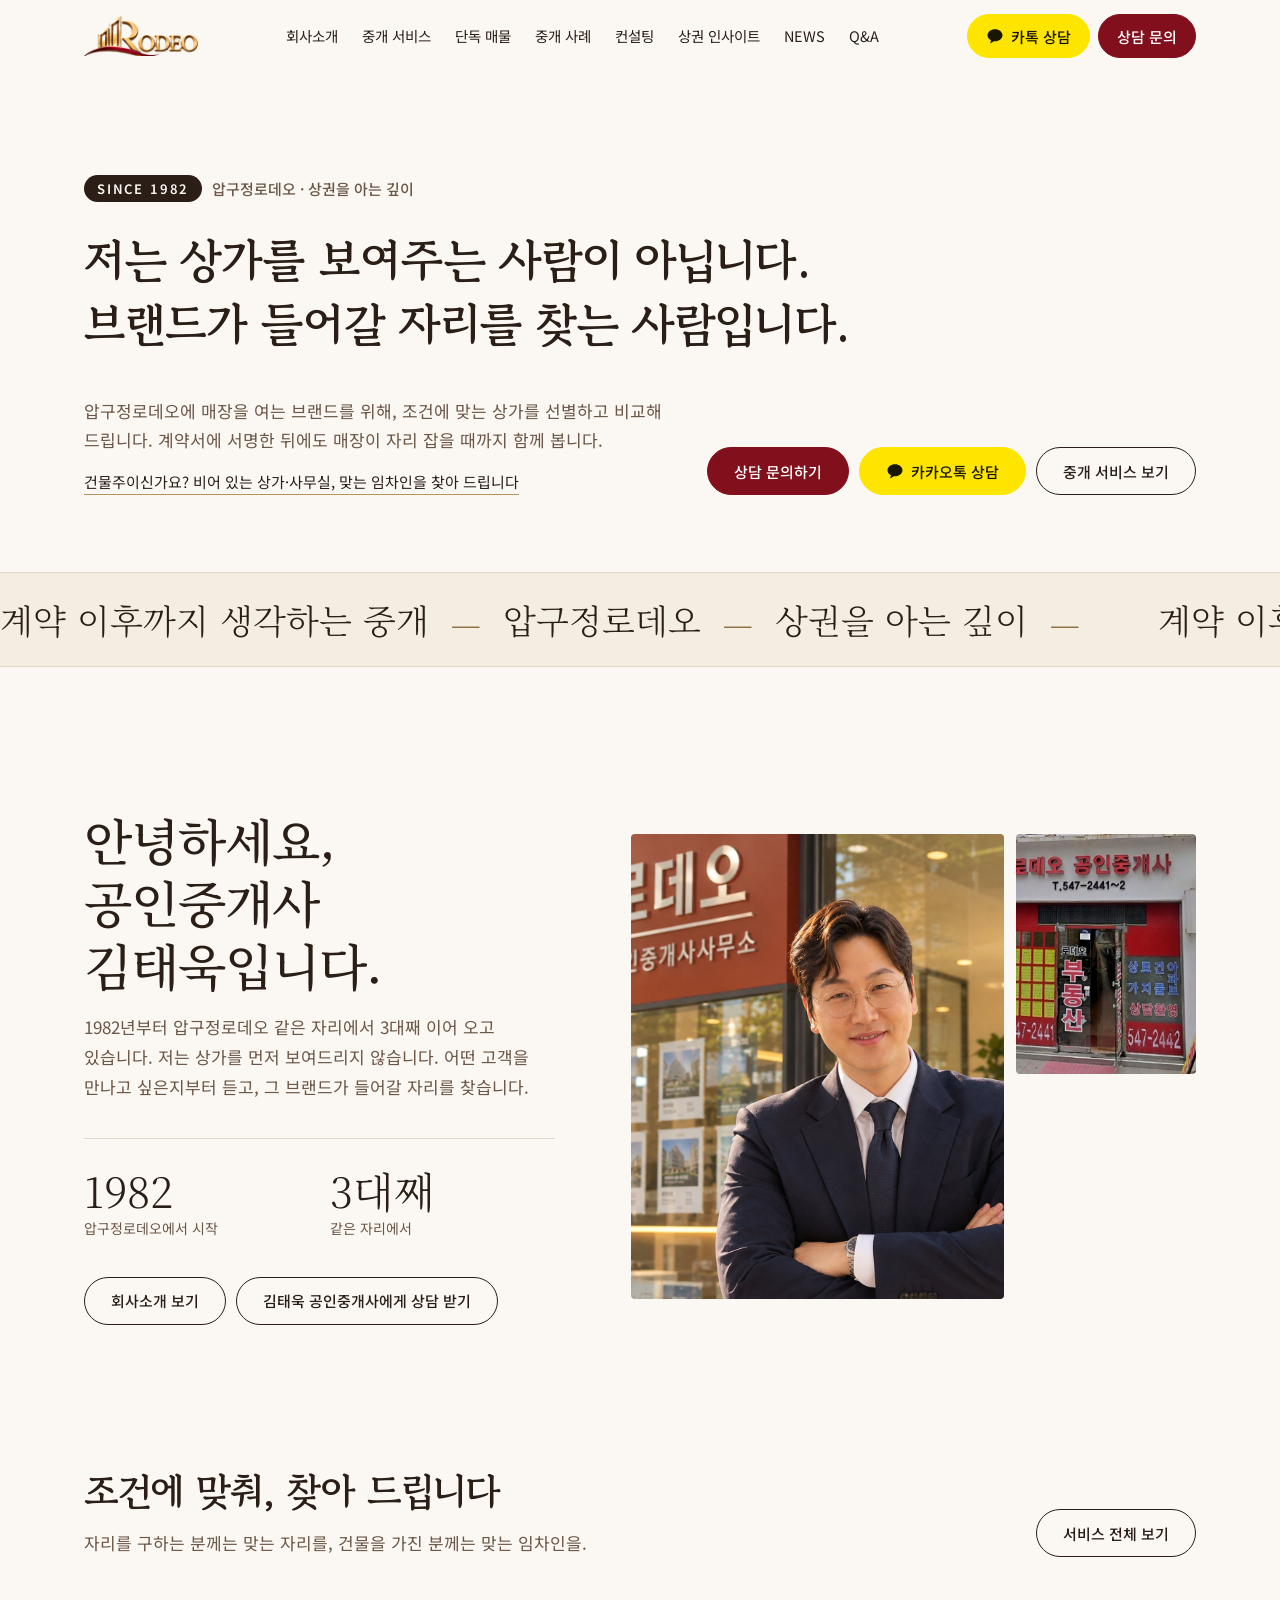
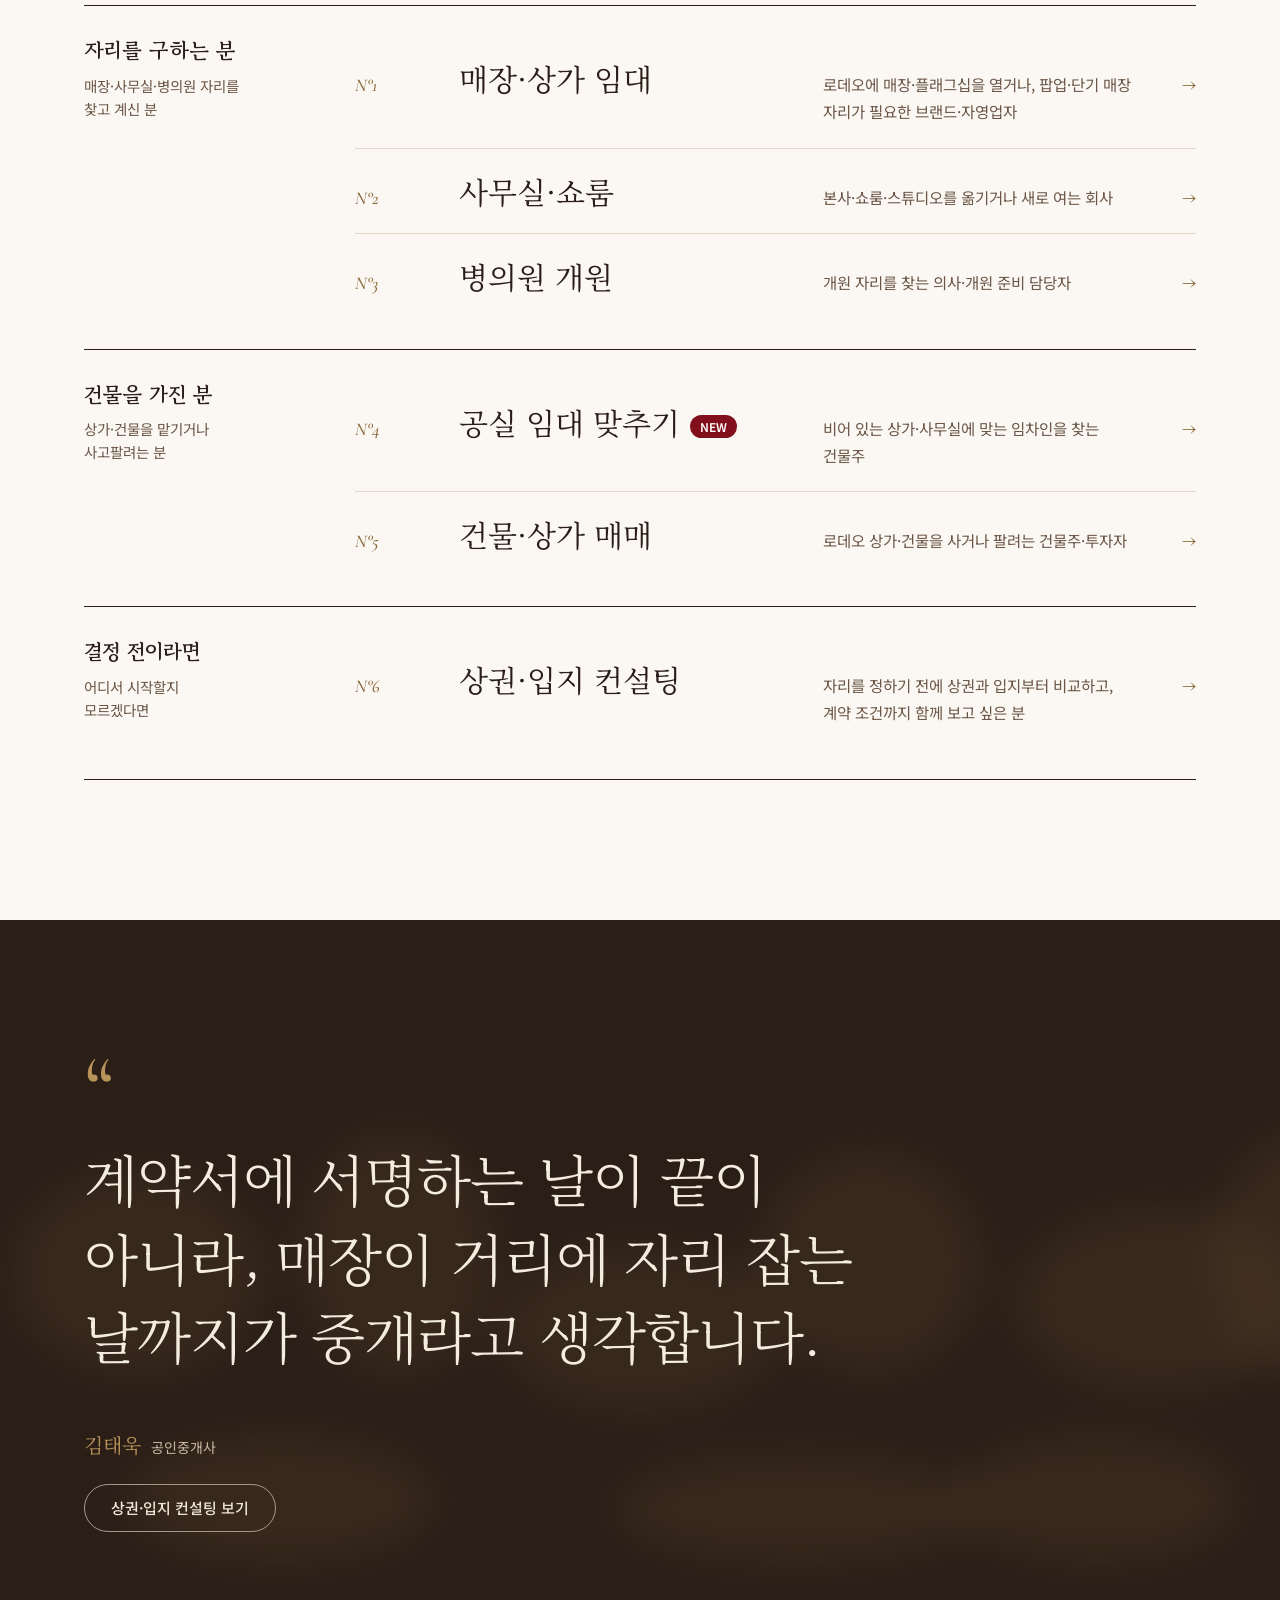
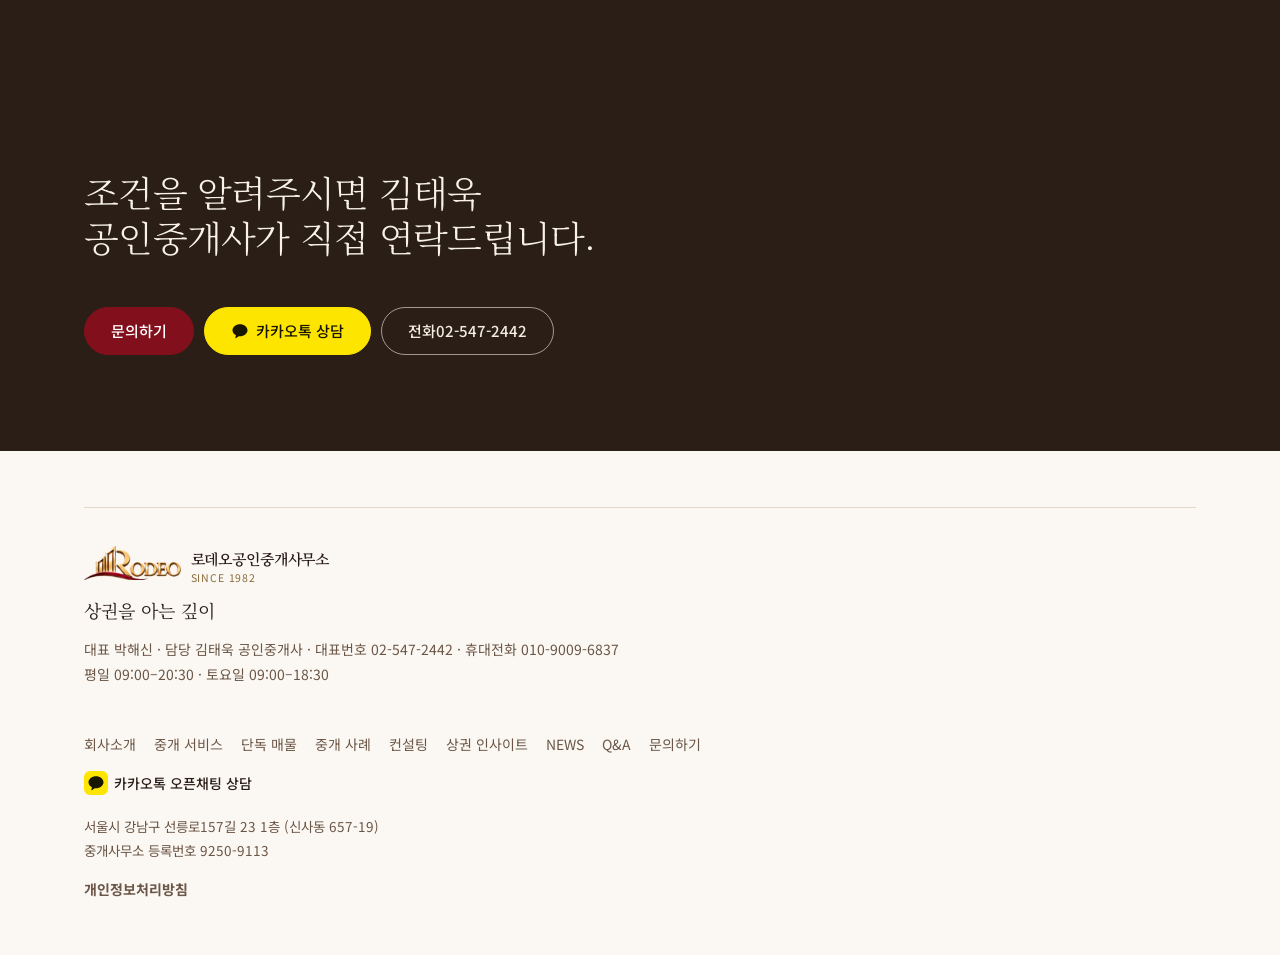
<file: index.html>
<!DOCTYPE html>
<html lang="ko">
<head>
<meta charset="utf-8">
<meta name="viewport" content="width=device-width, initial-scale=1">
<title>로데오공인중개사무소 · SINCE 1982</title>
<meta name="description" content="압구정로데오 같은 자리에서 3대째, 브랜드가 들어갈 자리를 찾는 로데오공인중개사무소">
<link rel="icon" href="media/emblem-r.png">
<link rel="preconnect" href="https://fonts.googleapis.com">
<link rel="stylesheet" href="https://fonts.googleapis.com/css2?family=Cormorant+Garamond:ital,wght@0,500;1,400;1,500&family=Noto+Sans+KR:wght@400;500;700&family=Noto+Serif+KR:wght@300;400;500;600&family=Gowun+Batang:wght@400;700&display=swap">
<link rel="stylesheet" href="assets/site.css">
</head>
<body data-page="home">
<header class="site" id="top"><div class="wrap hd">
 <a class="logo" href="index.html" aria-label="로데오공인중개사무소 홈"><img src="media/logo-rodeo.png" alt="RODEO" width="114" height="40"><span class="lt"><span data-site="name">로데오공인중개사무소</span><small data-site="since">SINCE 1982</small></span></a>
 <nav class="main" aria-label="주 메뉴"><a href="about.html">회사소개</a><a href="services.html">중개 서비스</a><a href="listings.html">단독 매물</a><a href="projects.html">중개 사례</a><a href="consulting.html">컨설팅</a><a href="insights.html">상권 인사이트</a><a href="news.html">NEWS</a><a href="qna.html">Q&amp;A</a></nav>
 <div class="hd-r"><a class="btn kakao" data-kakao href="https://open.kakao.com/o/se3nXtYi" target="_blank" rel="noopener"><svg class="ki" viewBox="0 0 24 24" aria-hidden="true"><path d="M12 3C6.5 3 2 6.6 2 11c0 2.8 1.8 5.3 4.6 6.7L5.7 21.2c-.1.3.3.6.6.4l4.1-2.7c.5.1 1 .1 1.6.1 5.5 0 10-3.6 10-8S17.5 3 12 3z" fill="currentColor"/></svg><span>카톡 상담</span></a><a class="btn cta" href="contact.html">상담 문의</a><button class="menu-btn" id="menuBtn" aria-expanded="false" aria-controls="drawer">메뉴</button></div>
</div></header>
<div class="drawer" id="drawer"><a href="index.html">홈</a><a href="about.html">회사소개</a><a href="services.html">중개 서비스</a><a href="listings.html">단독 매물</a><a href="projects.html">중개 사례</a><a href="consulting.html">컨설팅</a><a href="insights.html">상권 인사이트</a><a href="news.html">NEWS</a><a href="qna.html">Q&amp;A</a><a href="contact.html">문의하기</a><a class="btn kakao" data-kakao href="https://open.kakao.com/o/se3nXtYi" target="_blank" rel="noopener"><svg class="ki" viewBox="0 0 24 24" aria-hidden="true"><path d="M12 3C6.5 3 2 6.6 2 11c0 2.8 1.8 5.3 4.6 6.7L5.7 21.2c-.1.3.3.6.6.4l4.1-2.7c.5.1 1 .1 1.6.1 5.5 0 10-3.6 10-8S17.5 3 12 3z" fill="currentColor"/></svg><span>카카오톡으로 상담하기</span></a><a class="btn cta" href="contact.html">상담 문의</a></div>
<main>
<section class="hero" aria-labelledby="hTitle">
 <div class="wrap">
  <p class="place" id="hEyebrow"></p>
  <h1 id="hTitle"></h1>
  <div class="hero-row"><div><p class="lead" id="hLead"></p><p class="ownerln"><a href="contact.html#vacancy">건물주이신가요? 비어 있는 상가·사무실, 맞는 임차인을 찾아 드립니다</a></p></div>
   <div class="acts"><a class="btn cta" href="contact.html">상담 문의하기</a><a class="btn kakao" data-kakao href="https://open.kakao.com/o/se3nXtYi" target="_blank" rel="noopener"><svg class="ki" viewBox="0 0 24 24" aria-hidden="true"><path d="M12 3C6.5 3 2 6.6 2 11c0 2.8 1.8 5.3 4.6 6.7L5.7 21.2c-.1.3.3.6.6.4l4.1-2.7c.5.1 1 .1 1.6.1 5.5 0 10-3.6 10-8S17.5 3 12 3z" fill="currentColor"/></svg><span>카카오톡 상담</span></a><a class="btn" href="services.html">중개 서비스 보기</a></div></div>
 </div>
 <div class="marq" aria-hidden="true"><div class="tr" id="marq"></div></div>
 <a class="streetph" id="streetPh" href="about.html#record" hidden><span class="sp-cap"><b>1982년부터 이 거리에서</b><span>로데오의 기록 보기</span></span></a>
</section>
<section class="sec"><div class="wrap host">
 <div><h2 id="hostTitle"></h2><p id="hostText"></p><div class="facts" id="facts"></div>
  <div class="acts"><a class="btn" href="about.html">회사소개 보기</a><a class="btn" href="contact.html">김태욱 공인중개사에게 상담 받기</a></div></div>
 <div><div class="mosaic" id="mosaic"></div></div>
</div></section>
<section class="sec" style="padding-top:0"><div class="wrap">
 <div class="svc-head"><div><h2 class="svh" id="svcTitle">조건에 맞춰, 찾아 드립니다</h2><p class="lead" id="svcLead"></p></div><a class="btn" href="services.html">서비스 전체 보기</a></div>
 <div id="homeSvc"></div>
</div></section>
<section class="sec belief"><div class="leaves" aria-hidden="true"></div><div class="wrap">
 <p class="q" id="belief"></p>
 <p class="sign"><b data-site="broker">김태욱</b>공인중개사</p>
 <div class="acts"><a class="btn light" href="consulting.html">상권·입지 컨설팅 보기</a></div>
</div></section>
<section class="sec" id="homeListSec" hidden><div class="wrap">
 <div class="svc-head"><h2>단독 매물</h2><a class="btn" href="listings.html">매물 전체 보기</a></div>
 <p class="lead">건물주에게 직접 의뢰받아 로데오공인중개사무소에서만 소개하는 매물입니다.</p>
 <div class="lcards" id="homeList" style="margin-top:32px"></div>
</div></section>
<section class="sec" id="homeCasesSec"><div class="wrap">
 <div class="svc-head"><h2>중개 사례·고객 이야기</h2><a class="btn" href="projects.html">사례 전체 보기</a></div>
 <p class="lead">고객이 직접 말한 장점과 아쉬운 점을 그대로 싣습니다.</p>
 <div class="cases" id="homeCases" style="margin-top:32px"></div>
</div></section>
<section class="ctaband"><div class="wrap ctab"><h2>조건을 알려주시면 김태욱 공인중개사가 직접 연락드립니다.</h2>
<div class="acts"><a class="btn cta" href="contact.html">문의하기</a><a class="btn kakao" data-kakao href="https://open.kakao.com/o/se3nXtYi" target="_blank" rel="noopener"><svg class="ki" viewBox="0 0 24 24" aria-hidden="true"><path d="M12 3C6.5 3 2 6.6 2 11c0 2.8 1.8 5.3 4.6 6.7L5.7 21.2c-.1.3.3.6.6.4l4.1-2.7c.5.1 1 .1 1.6.1 5.5 0 10-3.6 10-8S17.5 3 12 3z" fill="currentColor"/></svg><span>카카오톡 상담</span></a><a class="btn light" data-tel href="tel:025472442">전화 <span data-site="phone">02-547-2442</span></a></div></div></section>
</main>
<footer><div class="wrap"><div class="ft">
 <div><a class="logo" href="index.html" aria-label="로데오공인중개사무소 홈"><img src="media/logo-rodeo.png" alt="RODEO" width="114" height="40"><span class="lt"><span data-site="name">로데오공인중개사무소</span><small data-site="since">SINCE 1982</small></span></a><p class="slogan" data-site="slogan">상권을 아는 깊이</p><p>대표 <span data-site="representative">박해신</span> · 담당 <span data-site="broker">김태욱</span> 공인중개사 · 대표번호 <a data-tel href="tel:025472442" data-site="phone">02-547-2442</a> · 휴대전화 <span data-site="mobile">010-9009-6837</span><br><span data-site="hours">평일 09:00–20:30 · 토요일 09:00–18:30</span></p></div>
 <div><nav aria-label="하단 메뉴"><a href="about.html">회사소개</a><a href="services.html">중개 서비스</a><a href="listings.html">단독 매물</a><a href="projects.html">중개 사례</a><a href="consulting.html">컨설팅</a><a href="insights.html">상권 인사이트</a><a href="news.html">NEWS</a><a href="qna.html">Q&amp;A</a><a href="contact.html">문의하기</a></nav><p><a class="klink" data-kakao href="https://open.kakao.com/o/se3nXtYi" target="_blank" rel="noopener"><svg class="ki" viewBox="0 0 24 24" aria-hidden="true"><path d="M12 3C6.5 3 2 6.6 2 11c0 2.8 1.8 5.3 4.6 6.7L5.7 21.2c-.1.3.3.6.6.4l4.1-2.7c.5.1 1 .1 1.6.1 5.5 0 10-3.6 10-8S17.5 3 12 3z" fill="currentColor"/></svg>카카오톡 오픈채팅 상담</a></p><p class="legal" id="legal"></p><p><a href="privacy.html"><b>개인정보처리방침</b></a></p></div>
</div></div></footer>
<div class="bar"><a class="btn" data-tel href="tel:025472442">전화</a><a class="btn kakao" data-kakao href="https://open.kakao.com/o/se3nXtYi" target="_blank" rel="noopener"><svg class="ki" viewBox="0 0 24 24" aria-hidden="true"><path d="M12 3C6.5 3 2 6.6 2 11c0 2.8 1.8 5.3 4.6 6.7L5.7 21.2c-.1.3.3.6.6.4l4.1-2.7c.5.1 1 .1 1.6.1 5.5 0 10-3.6 10-8S17.5 3 12 3z" fill="currentColor"/></svg><span>카톡 상담</span></a><a class="btn cta" href="contact.html">상담 신청</a></div>
<script src="assets/site.js"></script>
</body>
</html>
</file>
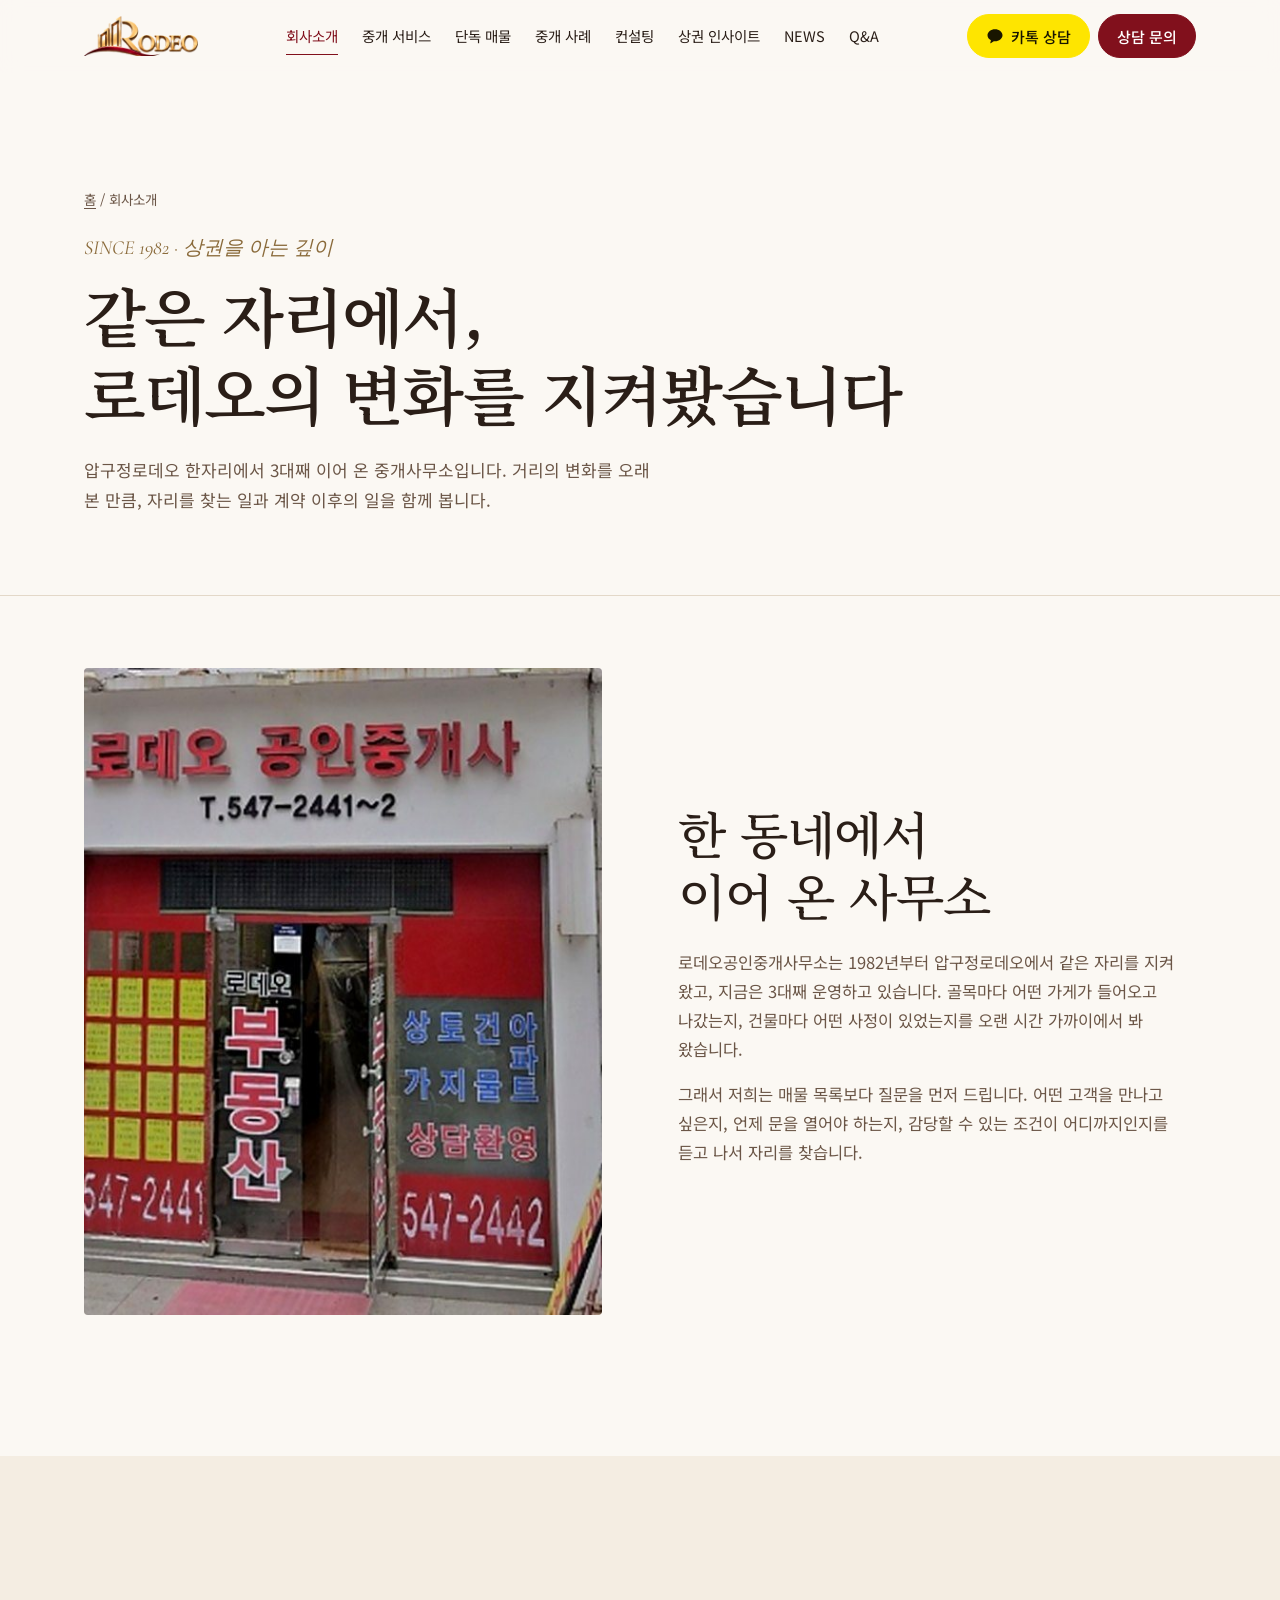
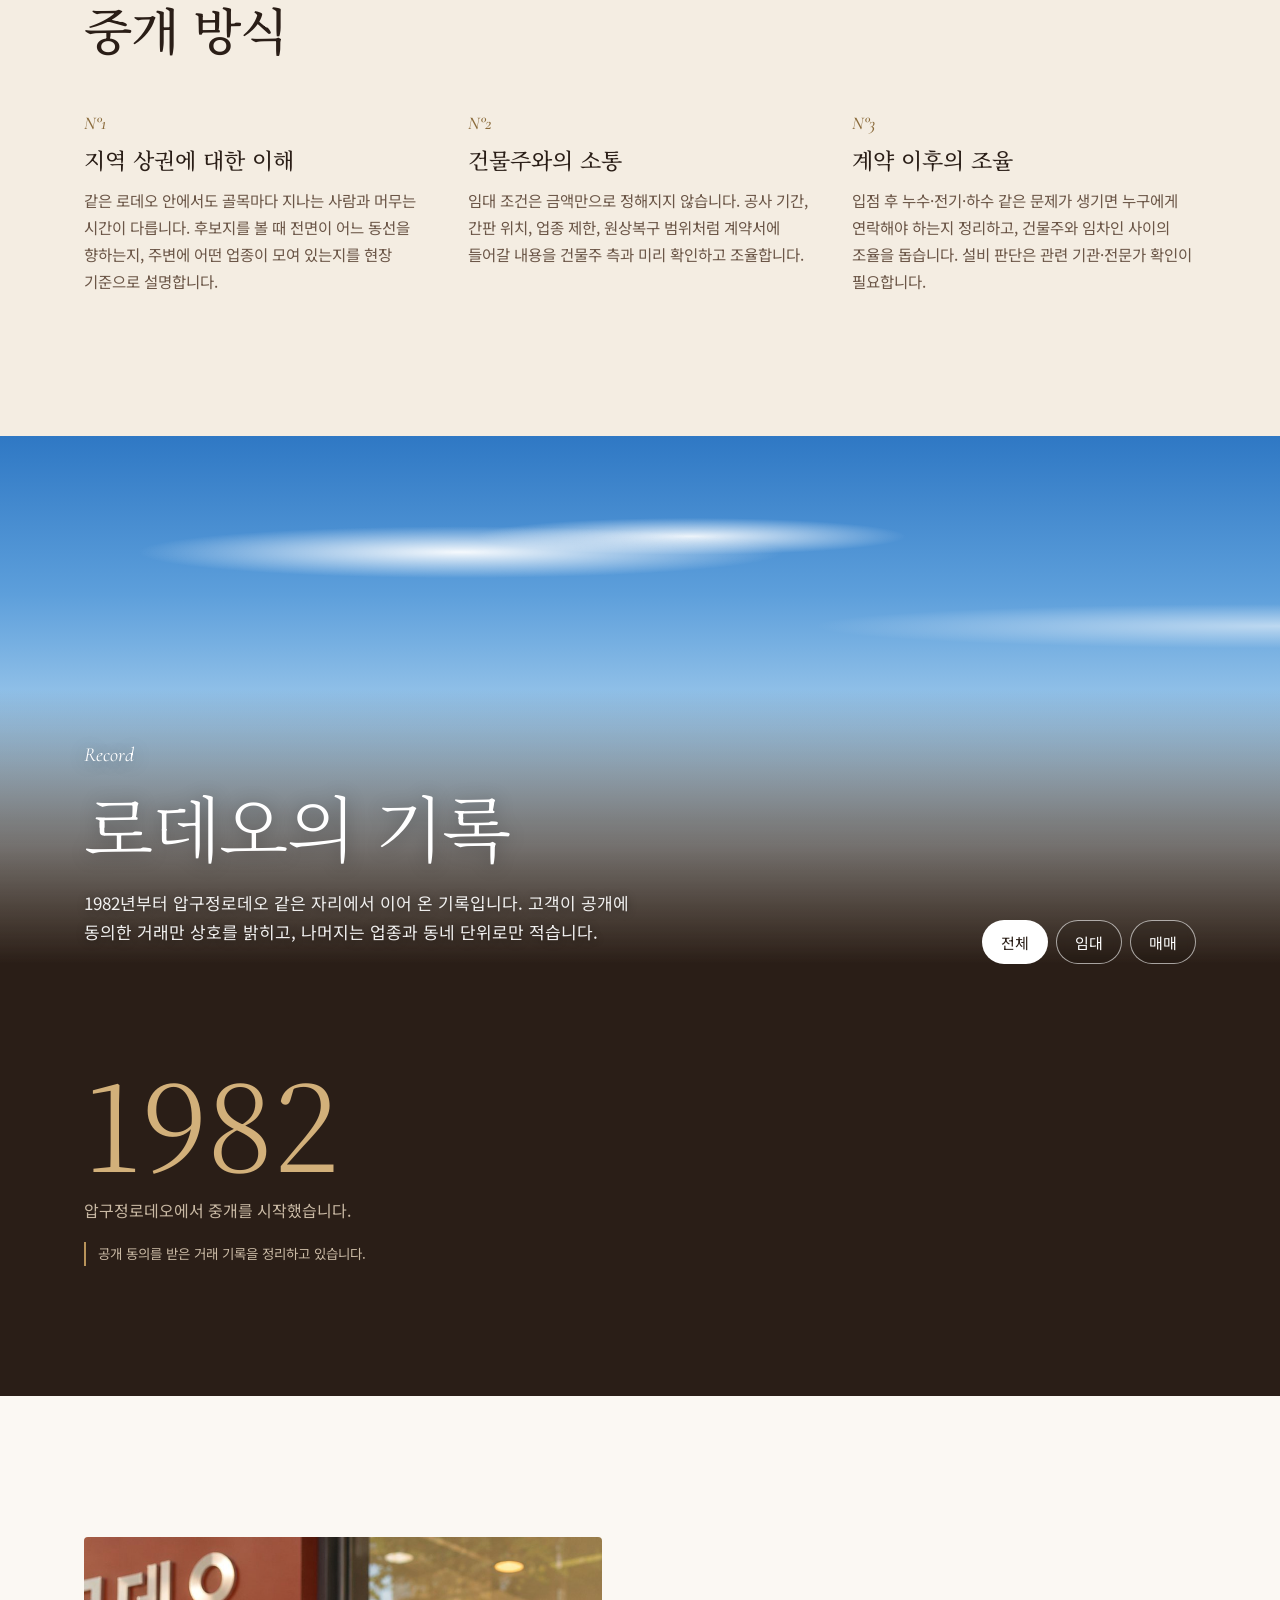
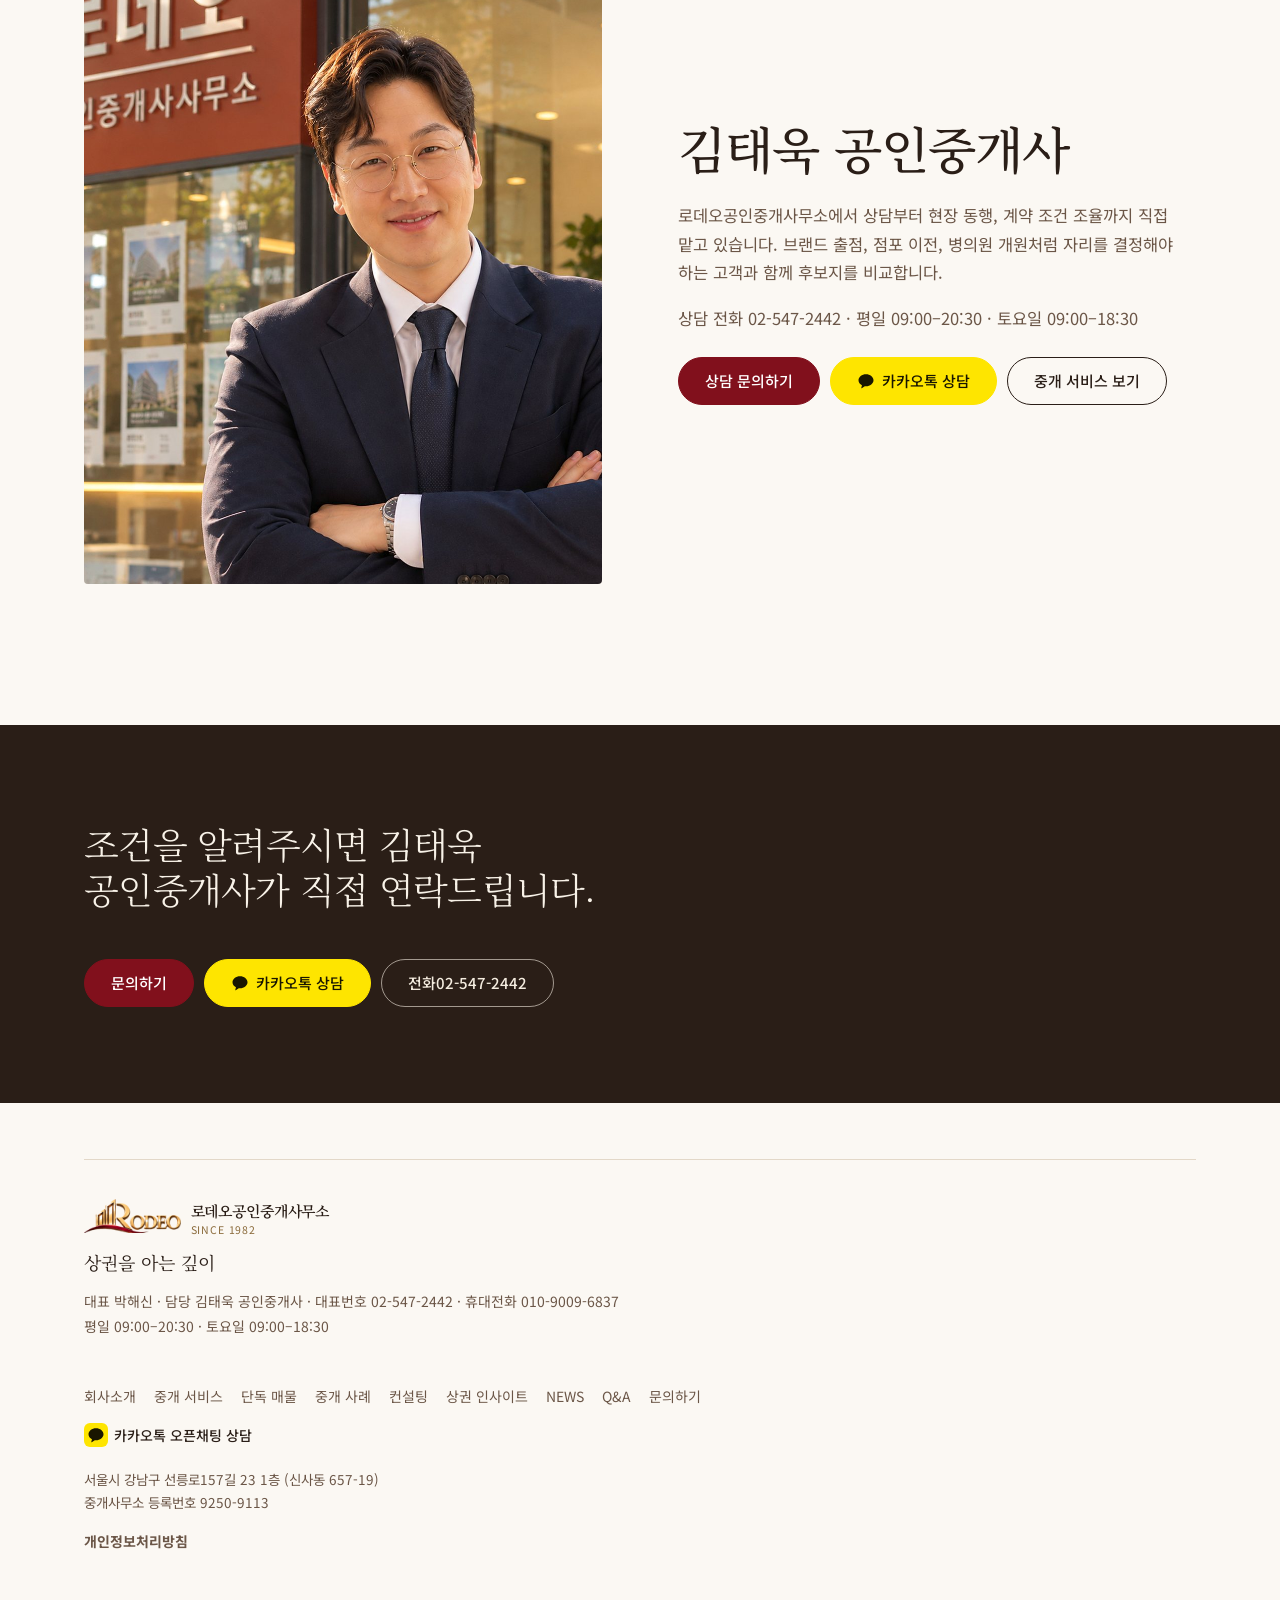
<file: about.html>
<!DOCTYPE html>
<html lang="ko">
<head>
<meta charset="utf-8">
<meta name="viewport" content="width=device-width, initial-scale=1">
<title>회사소개 · 로데오공인중개사무소</title>
<meta name="description" content="1982년부터 압구정로데오에서 이어 온 로데오공인중개사무소의 역사와 중개 방식">
<link rel="icon" href="media/emblem-r.png">
<link rel="preconnect" href="https://fonts.googleapis.com">
<link rel="stylesheet" href="https://fonts.googleapis.com/css2?family=Cormorant+Garamond:ital,wght@0,500;1,400;1,500&family=Noto+Sans+KR:wght@400;500;700&family=Noto+Serif+KR:wght@300;400;500;600&family=Gowun+Batang:wght@400;700&display=swap">
<link rel="stylesheet" href="assets/site.css">
</head>
<body data-page="about">
<header class="site" id="top"><div class="wrap hd">
 <a class="logo" href="index.html" aria-label="로데오공인중개사무소 홈"><img src="media/logo-rodeo.png" alt="RODEO" width="114" height="40"><span class="lt"><span data-site="name">로데오공인중개사무소</span><small data-site="since">SINCE 1982</small></span></a>
 <nav class="main" aria-label="주 메뉴"><a href="about.html" aria-current=page>회사소개</a><a href="services.html">중개 서비스</a><a href="listings.html">단독 매물</a><a href="projects.html">중개 사례</a><a href="consulting.html">컨설팅</a><a href="insights.html">상권 인사이트</a><a href="news.html">NEWS</a><a href="qna.html">Q&amp;A</a></nav>
 <div class="hd-r"><a class="btn kakao" data-kakao href="https://open.kakao.com/o/se3nXtYi" target="_blank" rel="noopener"><svg class="ki" viewBox="0 0 24 24" aria-hidden="true"><path d="M12 3C6.5 3 2 6.6 2 11c0 2.8 1.8 5.3 4.6 6.7L5.7 21.2c-.1.3.3.6.6.4l4.1-2.7c.5.1 1 .1 1.6.1 5.5 0 10-3.6 10-8S17.5 3 12 3z" fill="currentColor"/></svg><span>카톡 상담</span></a><a class="btn cta" href="contact.html">상담 문의</a><button class="menu-btn" id="menuBtn" aria-expanded="false" aria-controls="drawer">메뉴</button></div>
</div></header>
<div class="drawer" id="drawer"><a href="index.html">홈</a><a href="about.html" aria-current=page>회사소개</a><a href="services.html">중개 서비스</a><a href="listings.html">단독 매물</a><a href="projects.html">중개 사례</a><a href="consulting.html">컨설팅</a><a href="insights.html">상권 인사이트</a><a href="news.html">NEWS</a><a href="qna.html">Q&amp;A</a><a href="contact.html">문의하기</a><a class="btn kakao" data-kakao href="https://open.kakao.com/o/se3nXtYi" target="_blank" rel="noopener"><svg class="ki" viewBox="0 0 24 24" aria-hidden="true"><path d="M12 3C6.5 3 2 6.6 2 11c0 2.8 1.8 5.3 4.6 6.7L5.7 21.2c-.1.3.3.6.6.4l4.1-2.7c.5.1 1 .1 1.6.1 5.5 0 10-3.6 10-8S17.5 3 12 3z" fill="currentColor"/></svg><span>카카오톡으로 상담하기</span></a><a class="btn cta" href="contact.html">상담 문의</a></div>
<main>
<header class="phead" id="phead"><div class="wrap">
<p class="crumb"><a href="index.html">홈</a> / 회사소개</p>
<p class="eyebrow">SINCE 1982 · 상권을 아는 깊이</p>
<h1 class="ptitle" id="pTitle"></h1>
<p class="lead" id="pLead"></p>
</div></header>
<section class="sec"><div class="wrap split"><div id="histImg"></div><div class="prose"><h2 id="histTitle"></h2><div id="histText"></div></div></div></section>
<section class="sec tint"><div class="wrap"><h2 class="center-h">중개 방식</h2><div class="three" id="methods"></div></div></section>
<section class="rec" id="record" aria-labelledby="recTitle">
<div class="rec-hero sky" id="recHero"><div class="clouds" aria-hidden="true"></div><div class="wrap">
 <div class="rec-head"><div><p class="eyebrow">Record</p><h2 id="recTitle">로데오의 기록</h2><p class="lead" id="recIntro"></p></div>
  <div class="rec-filter" role="group" aria-label="거래 유형"><button type="button" data-deal="all" aria-pressed="true">전체</button><button type="button" data-deal="lease" aria-pressed="false">임대</button><button type="button" data-deal="sale" aria-pressed="false">매매</button></div></div>
 <p class="demo-banner" id="recDemo" hidden>디자인 확인용 예시 데이터입니다. 실제 거래가 아니며, 주소에서 #record-demo 를 지우면 사라집니다.</p>
 <div class="years" role="tablist" aria-label="연도" id="years"></div>
</div><p class="credit" id="recCredit"></p></div>
<div class="wrap rec-body">
 <p class="ysum" id="ysum" aria-live="polite"></p>
 <ol class="ledger" id="ledger"></ol>
 <div class="rec-empty" id="recEmpty" hidden><b id="foundYear">1982</b><p id="foundText">압구정로데오에서 중개를 시작했습니다.</p><p class="note">공개 동의를 받은 거래 기록을 정리하고 있습니다.</p></div>
</div></section>
<section class="sec"><div class="wrap split rev"><div class="prose"><h2 id="profTitle"></h2><div id="profText"></div>
 <p>상담 전화 <a data-tel href="tel:025472442" data-site="phone">02-547-2442</a> · <span data-site="hours"></span></p>
 <div class="acts"><a class="btn cta" href="contact.html">상담 문의하기</a><a class="btn kakao" data-kakao href="https://open.kakao.com/o/se3nXtYi" target="_blank" rel="noopener"><svg class="ki" viewBox="0 0 24 24" aria-hidden="true"><path d="M12 3C6.5 3 2 6.6 2 11c0 2.8 1.8 5.3 4.6 6.7L5.7 21.2c-.1.3.3.6.6.4l4.1-2.7c.5.1 1 .1 1.6.1 5.5 0 10-3.6 10-8S17.5 3 12 3z" fill="currentColor"/></svg><span>카카오톡 상담</span></a><a class="btn" href="services.html">중개 서비스 보기</a></div></div><div id="profImg"></div></div></section>
<section class="ctaband"><div class="wrap ctab"><h2>조건을 알려주시면 김태욱 공인중개사가 직접 연락드립니다.</h2>
<div class="acts"><a class="btn cta" href="contact.html">문의하기</a><a class="btn kakao" data-kakao href="https://open.kakao.com/o/se3nXtYi" target="_blank" rel="noopener"><svg class="ki" viewBox="0 0 24 24" aria-hidden="true"><path d="M12 3C6.5 3 2 6.6 2 11c0 2.8 1.8 5.3 4.6 6.7L5.7 21.2c-.1.3.3.6.6.4l4.1-2.7c.5.1 1 .1 1.6.1 5.5 0 10-3.6 10-8S17.5 3 12 3z" fill="currentColor"/></svg><span>카카오톡 상담</span></a><a class="btn light" data-tel href="tel:025472442">전화 <span data-site="phone">02-547-2442</span></a></div></div></section>
</main>
<footer><div class="wrap"><div class="ft">
 <div><a class="logo" href="index.html" aria-label="로데오공인중개사무소 홈"><img src="media/logo-rodeo.png" alt="RODEO" width="114" height="40"><span class="lt"><span data-site="name">로데오공인중개사무소</span><small data-site="since">SINCE 1982</small></span></a><p class="slogan" data-site="slogan">상권을 아는 깊이</p><p>대표 <span data-site="representative">박해신</span> · 담당 <span data-site="broker">김태욱</span> 공인중개사 · 대표번호 <a data-tel href="tel:025472442" data-site="phone">02-547-2442</a> · 휴대전화 <span data-site="mobile">010-9009-6837</span><br><span data-site="hours">평일 09:00–20:30 · 토요일 09:00–18:30</span></p></div>
 <div><nav aria-label="하단 메뉴"><a href="about.html">회사소개</a><a href="services.html">중개 서비스</a><a href="listings.html">단독 매물</a><a href="projects.html">중개 사례</a><a href="consulting.html">컨설팅</a><a href="insights.html">상권 인사이트</a><a href="news.html">NEWS</a><a href="qna.html">Q&amp;A</a><a href="contact.html">문의하기</a></nav><p><a class="klink" data-kakao href="https://open.kakao.com/o/se3nXtYi" target="_blank" rel="noopener"><svg class="ki" viewBox="0 0 24 24" aria-hidden="true"><path d="M12 3C6.5 3 2 6.6 2 11c0 2.8 1.8 5.3 4.6 6.7L5.7 21.2c-.1.3.3.6.6.4l4.1-2.7c.5.1 1 .1 1.6.1 5.5 0 10-3.6 10-8S17.5 3 12 3z" fill="currentColor"/></svg>카카오톡 오픈채팅 상담</a></p><p class="legal" id="legal"></p><p><a href="privacy.html"><b>개인정보처리방침</b></a></p></div>
</div></div></footer>
<div class="bar"><a class="btn" data-tel href="tel:025472442">전화</a><a class="btn kakao" data-kakao href="https://open.kakao.com/o/se3nXtYi" target="_blank" rel="noopener"><svg class="ki" viewBox="0 0 24 24" aria-hidden="true"><path d="M12 3C6.5 3 2 6.6 2 11c0 2.8 1.8 5.3 4.6 6.7L5.7 21.2c-.1.3.3.6.6.4l4.1-2.7c.5.1 1 .1 1.6.1 5.5 0 10-3.6 10-8S17.5 3 12 3z" fill="currentColor"/></svg><span>카톡 상담</span></a><a class="btn cta" href="contact.html">상담 신청</a></div>
<script src="assets/site.js"></script>
</body>
</html>
</file>
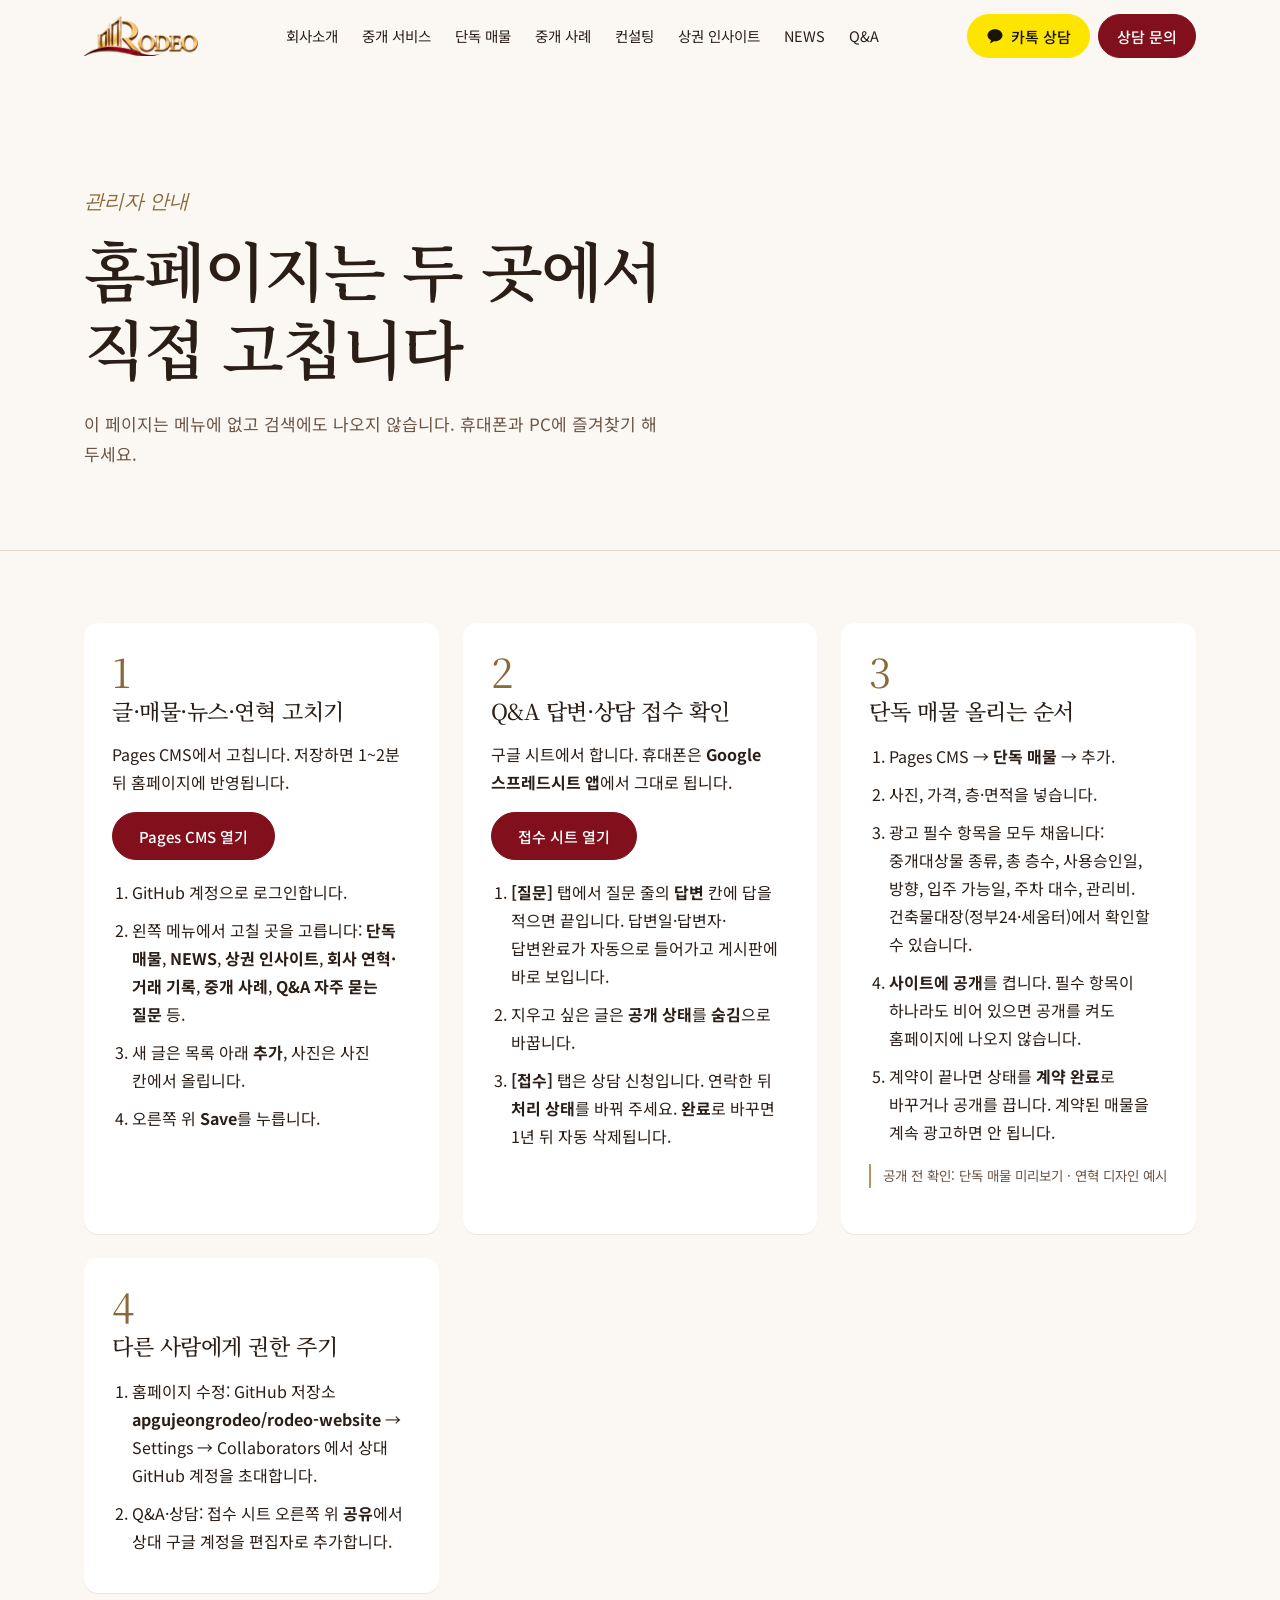
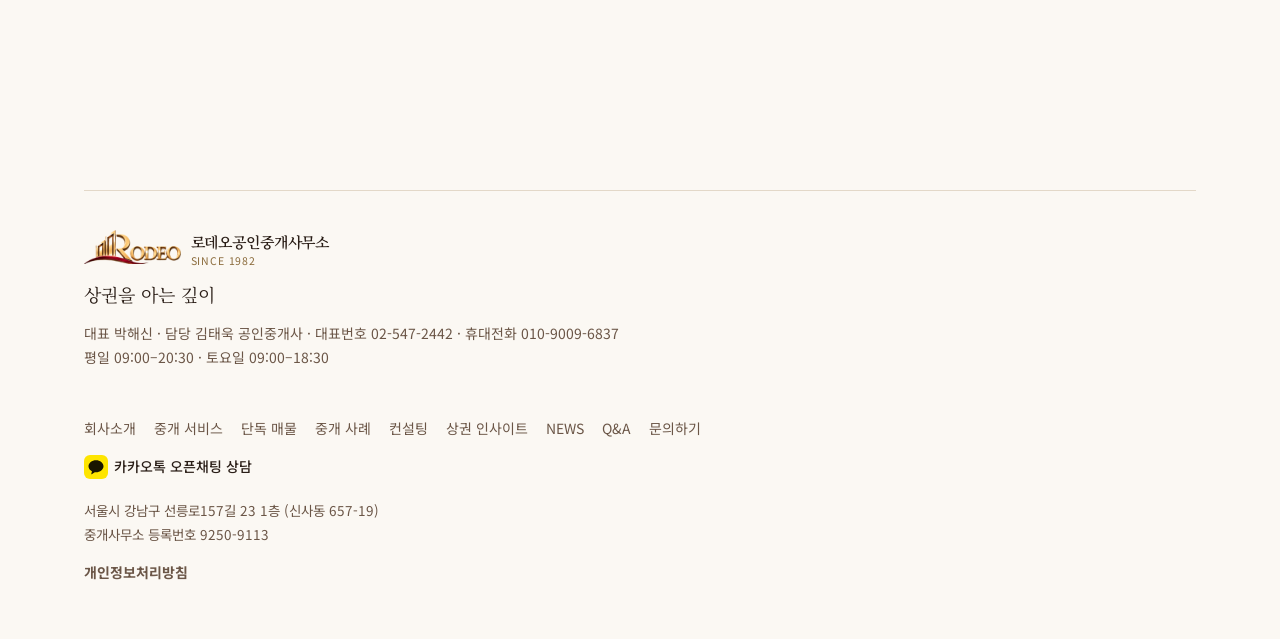
<file: admin.html>
<!DOCTYPE html>
<html lang="ko">
<head>
<meta charset="utf-8">
<meta name="viewport" content="width=device-width, initial-scale=1">
<title>관리자 안내 · 로데오공인중개사무소</title>
<meta name="description" content="관리자 안내"><meta name=robots content=noindex>
<link rel="icon" href="media/emblem-r.png">
<link rel="preconnect" href="https://fonts.googleapis.com">
<link rel="stylesheet" href="https://fonts.googleapis.com/css2?family=Cormorant+Garamond:ital,wght@0,500;1,400;1,500&family=Noto+Sans+KR:wght@400;500;700&family=Noto+Serif+KR:wght@300;400;500;600&family=Gowun+Batang:wght@400;700&display=swap">
<link rel="stylesheet" href="assets/site.css">
</head>
<body data-page="admin">
<header class="site" id="top"><div class="wrap hd">
 <a class="logo" href="index.html" aria-label="로데오공인중개사무소 홈"><img src="media/logo-rodeo.png" alt="RODEO" width="114" height="40"><span class="lt"><span data-site="name">로데오공인중개사무소</span><small data-site="since">SINCE 1982</small></span></a>
 <nav class="main" aria-label="주 메뉴"><a href="about.html">회사소개</a><a href="services.html">중개 서비스</a><a href="listings.html">단독 매물</a><a href="projects.html">중개 사례</a><a href="consulting.html">컨설팅</a><a href="insights.html">상권 인사이트</a><a href="news.html">NEWS</a><a href="qna.html">Q&amp;A</a></nav>
 <div class="hd-r"><a class="btn kakao" data-kakao href="https://open.kakao.com/o/se3nXtYi" target="_blank" rel="noopener"><svg class="ki" viewBox="0 0 24 24" aria-hidden="true"><path d="M12 3C6.5 3 2 6.6 2 11c0 2.8 1.8 5.3 4.6 6.7L5.7 21.2c-.1.3.3.6.6.4l4.1-2.7c.5.1 1 .1 1.6.1 5.5 0 10-3.6 10-8S17.5 3 12 3z" fill="currentColor"/></svg><span>카톡 상담</span></a><a class="btn cta" href="contact.html">상담 문의</a><button class="menu-btn" id="menuBtn" aria-expanded="false" aria-controls="drawer">메뉴</button></div>
</div></header>
<div class="drawer" id="drawer"><a href="index.html">홈</a><a href="about.html">회사소개</a><a href="services.html">중개 서비스</a><a href="listings.html">단독 매물</a><a href="projects.html">중개 사례</a><a href="consulting.html">컨설팅</a><a href="insights.html">상권 인사이트</a><a href="news.html">NEWS</a><a href="qna.html">Q&amp;A</a><a href="contact.html">문의하기</a><a class="btn kakao" data-kakao href="https://open.kakao.com/o/se3nXtYi" target="_blank" rel="noopener"><svg class="ki" viewBox="0 0 24 24" aria-hidden="true"><path d="M12 3C6.5 3 2 6.6 2 11c0 2.8 1.8 5.3 4.6 6.7L5.7 21.2c-.1.3.3.6.6.4l4.1-2.7c.5.1 1 .1 1.6.1 5.5 0 10-3.6 10-8S17.5 3 12 3z" fill="currentColor"/></svg><span>카카오톡으로 상담하기</span></a><a class="btn cta" href="contact.html">상담 문의</a></div>
<main>
<header class="phead"><div class="wrap"><p class="eyebrow">관리자 안내</p><h1 class="ptitle">홈페이지는 두 곳에서<br>직접 고칩니다</h1>
<p class="lead">이 페이지는 메뉴에 없고 검색에도 나오지 않습니다. 휴대폰과 PC에 즐겨찾기 해 두세요.</p></div></header>
<section class="sec"><div class="wrap adm">
 <article class="admc"><p class="no">1</p><h2>글·매물·뉴스·연혁 고치기</h2><p>Pages CMS에서 고칩니다. 저장하면 1~2분 뒤 홈페이지에 반영됩니다.</p>
  <a class="btn cta" href="https://app.pagescms.org/apgujeongrodeo/rodeo-website/main" target="_blank" rel="noopener">Pages CMS 열기</a>
  <ol class="admsteps"><li>GitHub 계정으로 로그인합니다.</li><li>왼쪽 메뉴에서 고칠 곳을 고릅니다: <b>단독 매물</b>, <b>NEWS</b>, <b>상권 인사이트</b>, <b>회사 연혁·거래 기록</b>, <b>중개 사례</b>, <b>Q&amp;A 자주 묻는 질문</b> 등.</li><li>새 글은 목록 아래 <b>추가</b>, 사진은 사진 칸에서 올립니다.</li><li>오른쪽 위 <b>Save</b>를 누릅니다.</li></ol></article>
 <article class="admc"><p class="no">2</p><h2>Q&amp;A 답변·상담 접수 확인</h2><p>구글 시트에서 합니다. 휴대폰은 <b>Google 스프레드시트 앱</b>에서 그대로 됩니다.</p>
  <a class="btn cta" href="https://docs.google.com/spreadsheets/d/1HlojkcIJTwd_25743Jpzs87izLVMDBpQP_Q2XKN_3Xg/edit" target="_blank" rel="noopener">접수 시트 열기</a>
  <ol class="admsteps"><li><b>[질문]</b> 탭에서 질문 줄의 <b>답변</b> 칸에 답을 적으면 끝입니다. 답변일·답변자·답변완료가 자동으로 들어가고 게시판에 바로 보입니다.</li><li>지우고 싶은 글은 <b>공개 상태</b>를 <b>숨김</b>으로 바꿉니다.</li><li><b>[접수]</b> 탭은 상담 신청입니다. 연락한 뒤 <b>처리 상태</b>를 바꿔 주세요. <b>완료</b>로 바꾸면 1년 뒤 자동 삭제됩니다.</li></ol></article>
 <article class="admc"><p class="no">3</p><h2>단독 매물 올리는 순서</h2>
  <ol class="admsteps"><li>Pages CMS → <b>단독 매물</b> → 추가.</li><li>사진, 가격, 층·면적을 넣습니다.</li><li>광고 필수 항목을 모두 채웁니다: 중개대상물 종류, 총 층수, 사용승인일, 방향, 입주 가능일, 주차 대수, 관리비. 건축물대장(정부24·세움터)에서 확인할 수 있습니다.</li><li><b>사이트에 공개</b>를 켭니다. 필수 항목이 하나라도 비어 있으면 공개를 켜도 홈페이지에 나오지 않습니다.</li><li>계약이 끝나면 상태를 <b>계약 완료</b>로 바꾸거나 공개를 끕니다. 계약된 매물을 계속 광고하면 안 됩니다.</li></ol>
  <p class="note">공개 전 확인: <a href="listings.html#preview">단독 매물 미리보기</a> · <a href="about.html#record-demo">연혁 디자인 예시</a></p></article>
 <article class="admc"><p class="no">4</p><h2>다른 사람에게 권한 주기</h2>
  <ol class="admsteps"><li>홈페이지 수정: GitHub 저장소 <b>apgujeongrodeo/rodeo-website</b> → Settings → Collaborators 에서 상대 GitHub 계정을 초대합니다.</li><li>Q&amp;A·상담: 접수 시트 오른쪽 위 <b>공유</b>에서 상대 구글 계정을 편집자로 추가합니다.</li></ol></article>
</div></section>
</main>
<footer><div class="wrap"><div class="ft">
 <div><a class="logo" href="index.html" aria-label="로데오공인중개사무소 홈"><img src="media/logo-rodeo.png" alt="RODEO" width="114" height="40"><span class="lt"><span data-site="name">로데오공인중개사무소</span><small data-site="since">SINCE 1982</small></span></a><p class="slogan" data-site="slogan">상권을 아는 깊이</p><p>대표 <span data-site="representative">박해신</span> · 담당 <span data-site="broker">김태욱</span> 공인중개사 · 대표번호 <a data-tel href="tel:025472442" data-site="phone">02-547-2442</a> · 휴대전화 <span data-site="mobile">010-9009-6837</span><br><span data-site="hours">평일 09:00–20:30 · 토요일 09:00–18:30</span></p></div>
 <div><nav aria-label="하단 메뉴"><a href="about.html">회사소개</a><a href="services.html">중개 서비스</a><a href="listings.html">단독 매물</a><a href="projects.html">중개 사례</a><a href="consulting.html">컨설팅</a><a href="insights.html">상권 인사이트</a><a href="news.html">NEWS</a><a href="qna.html">Q&amp;A</a><a href="contact.html">문의하기</a></nav><p><a class="klink" data-kakao href="https://open.kakao.com/o/se3nXtYi" target="_blank" rel="noopener"><svg class="ki" viewBox="0 0 24 24" aria-hidden="true"><path d="M12 3C6.5 3 2 6.6 2 11c0 2.8 1.8 5.3 4.6 6.7L5.7 21.2c-.1.3.3.6.6.4l4.1-2.7c.5.1 1 .1 1.6.1 5.5 0 10-3.6 10-8S17.5 3 12 3z" fill="currentColor"/></svg>카카오톡 오픈채팅 상담</a></p><p class="legal" id="legal"></p><p><a href="privacy.html"><b>개인정보처리방침</b></a></p></div>
</div></div></footer>
<div class="bar"><a class="btn" data-tel href="tel:025472442">전화</a><a class="btn kakao" data-kakao href="https://open.kakao.com/o/se3nXtYi" target="_blank" rel="noopener"><svg class="ki" viewBox="0 0 24 24" aria-hidden="true"><path d="M12 3C6.5 3 2 6.6 2 11c0 2.8 1.8 5.3 4.6 6.7L5.7 21.2c-.1.3.3.6.6.4l4.1-2.7c.5.1 1 .1 1.6.1 5.5 0 10-3.6 10-8S17.5 3 12 3z" fill="currentColor"/></svg><span>카톡 상담</span></a><a class="btn cta" href="contact.html">상담 신청</a></div>
<script src="assets/site.js"></script>
</body>
</html>
</file>
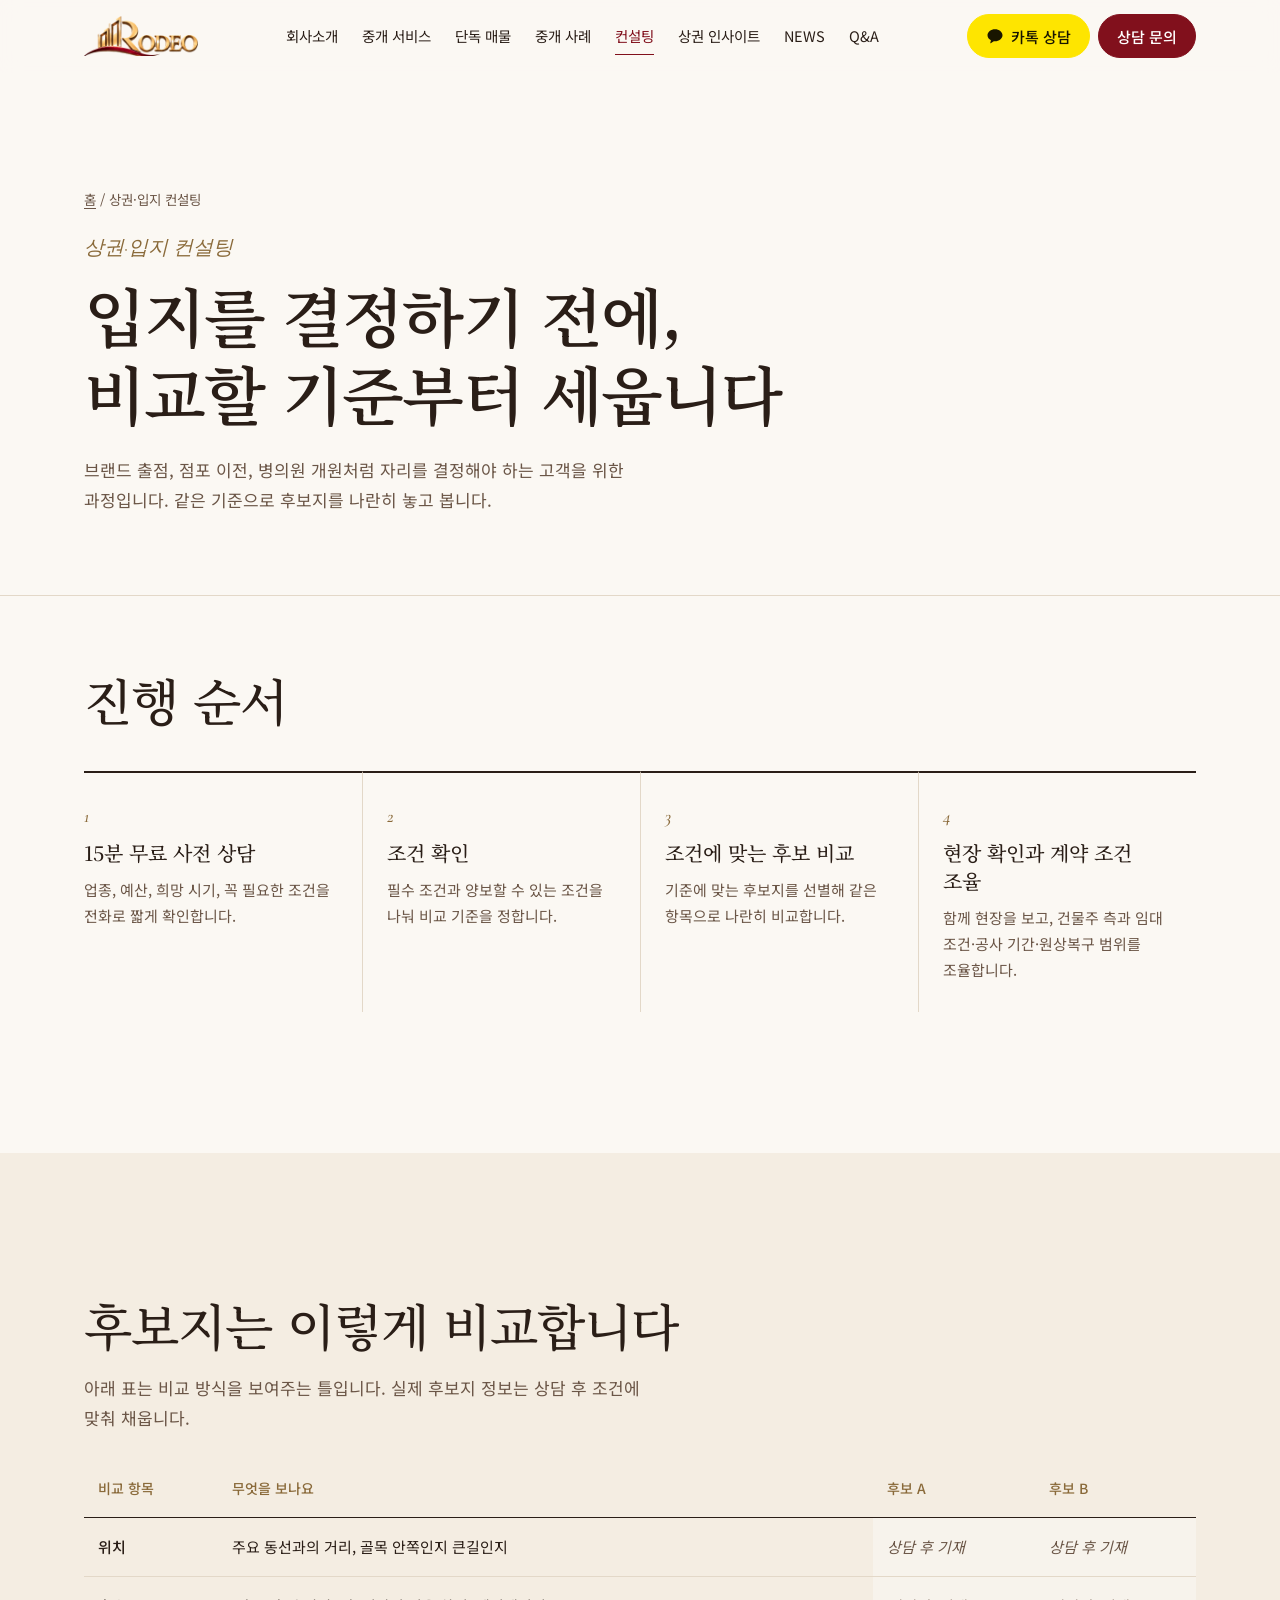
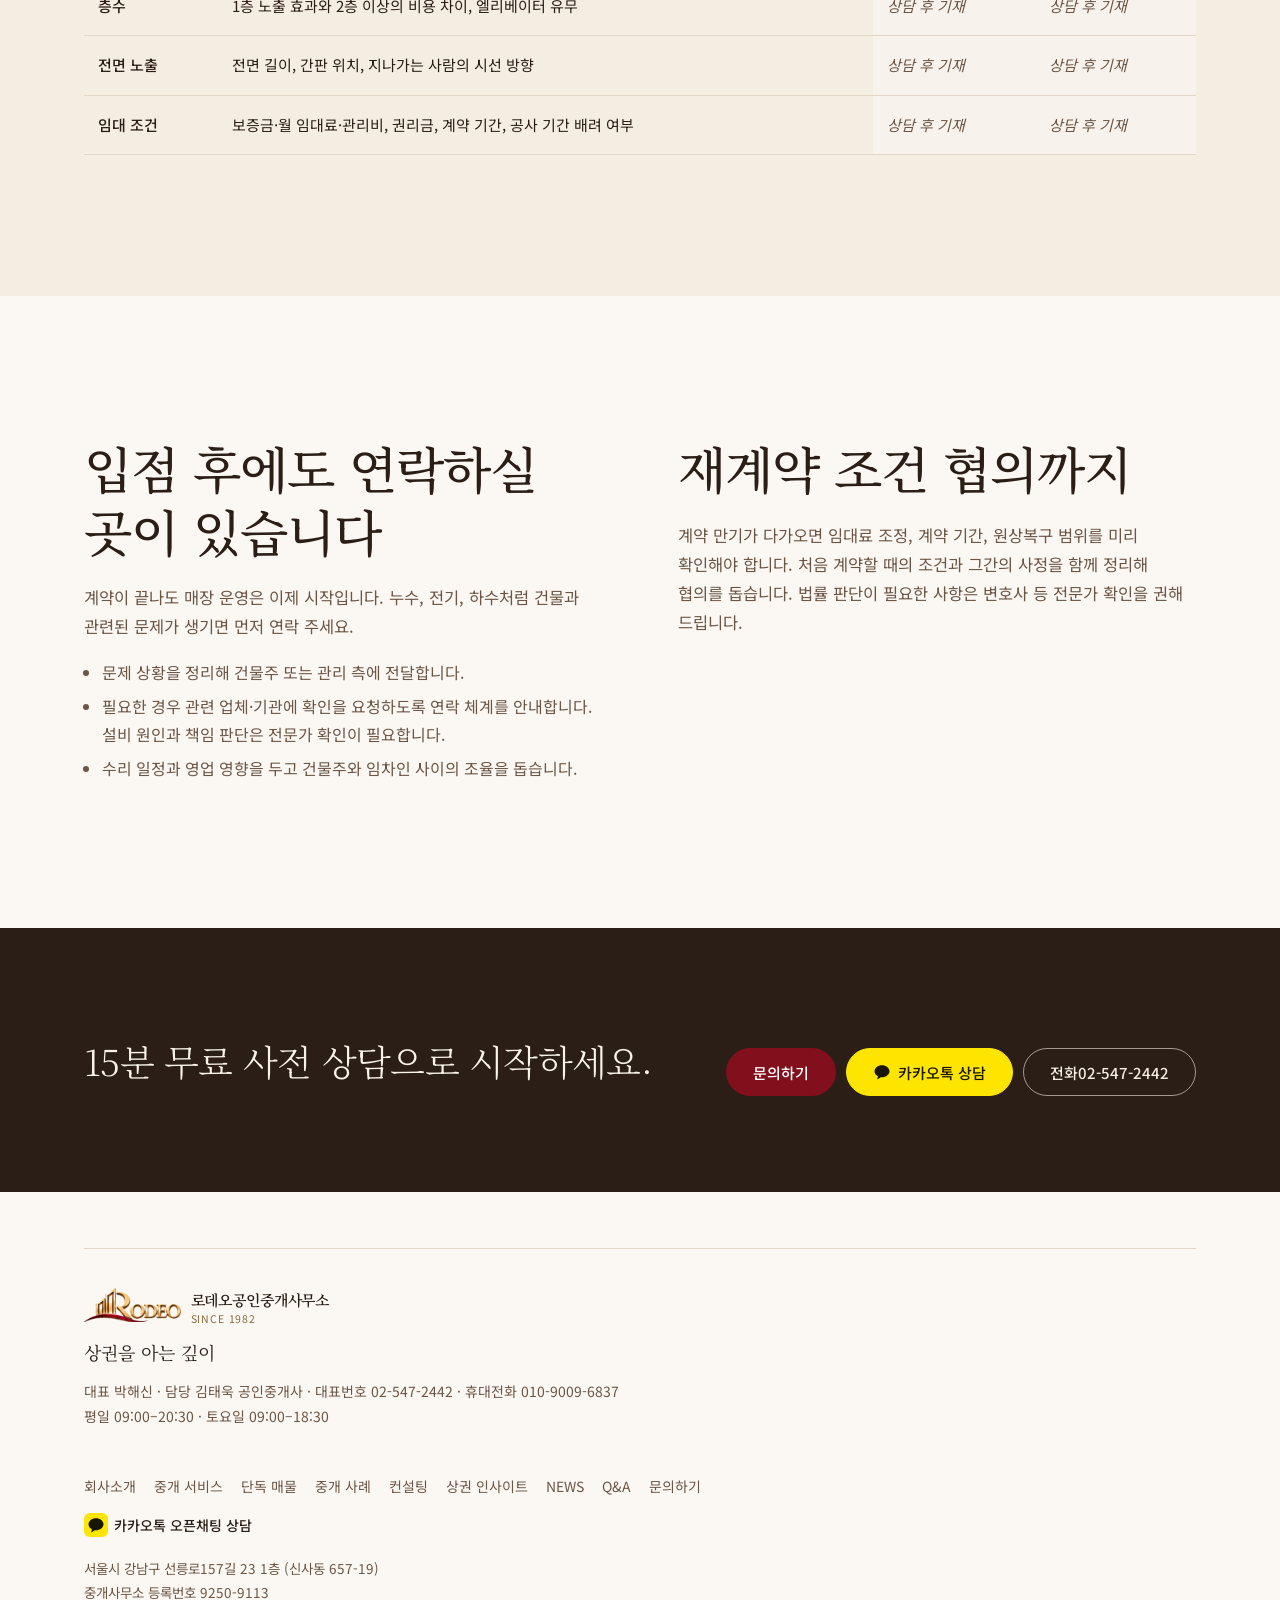
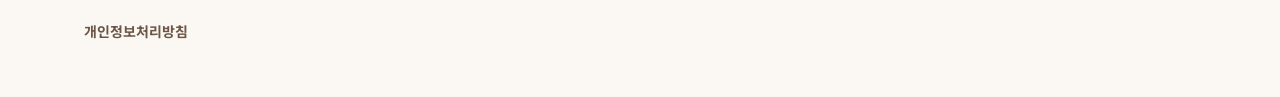
<file: consulting.html>
<!DOCTYPE html>
<html lang="ko">
<head>
<meta charset="utf-8">
<meta name="viewport" content="width=device-width, initial-scale=1">
<title>상권·입지 컨설팅 · 로데오공인중개사무소</title>
<meta name="description" content="15분 무료 사전 상담부터 후보 비교, 현장 확인, 계약 조건 조율까지">
<link rel="icon" href="media/emblem-r.png">
<link rel="preconnect" href="https://fonts.googleapis.com">
<link rel="stylesheet" href="https://fonts.googleapis.com/css2?family=Cormorant+Garamond:ital,wght@0,500;1,400;1,500&family=Noto+Sans+KR:wght@400;500;700&family=Noto+Serif+KR:wght@300;400;500;600&family=Gowun+Batang:wght@400;700&display=swap">
<link rel="stylesheet" href="assets/site.css">
</head>
<body data-page="consulting">
<header class="site" id="top"><div class="wrap hd">
 <a class="logo" href="index.html" aria-label="로데오공인중개사무소 홈"><img src="media/logo-rodeo.png" alt="RODEO" width="114" height="40"><span class="lt"><span data-site="name">로데오공인중개사무소</span><small data-site="since">SINCE 1982</small></span></a>
 <nav class="main" aria-label="주 메뉴"><a href="about.html">회사소개</a><a href="services.html">중개 서비스</a><a href="listings.html">단독 매물</a><a href="projects.html">중개 사례</a><a href="consulting.html" aria-current=page>컨설팅</a><a href="insights.html">상권 인사이트</a><a href="news.html">NEWS</a><a href="qna.html">Q&amp;A</a></nav>
 <div class="hd-r"><a class="btn kakao" data-kakao href="https://open.kakao.com/o/se3nXtYi" target="_blank" rel="noopener"><svg class="ki" viewBox="0 0 24 24" aria-hidden="true"><path d="M12 3C6.5 3 2 6.6 2 11c0 2.8 1.8 5.3 4.6 6.7L5.7 21.2c-.1.3.3.6.6.4l4.1-2.7c.5.1 1 .1 1.6.1 5.5 0 10-3.6 10-8S17.5 3 12 3z" fill="currentColor"/></svg><span>카톡 상담</span></a><a class="btn cta" href="contact.html">상담 문의</a><button class="menu-btn" id="menuBtn" aria-expanded="false" aria-controls="drawer">메뉴</button></div>
</div></header>
<div class="drawer" id="drawer"><a href="index.html">홈</a><a href="about.html">회사소개</a><a href="services.html">중개 서비스</a><a href="listings.html">단독 매물</a><a href="projects.html">중개 사례</a><a href="consulting.html" aria-current=page>컨설팅</a><a href="insights.html">상권 인사이트</a><a href="news.html">NEWS</a><a href="qna.html">Q&amp;A</a><a href="contact.html">문의하기</a><a class="btn kakao" data-kakao href="https://open.kakao.com/o/se3nXtYi" target="_blank" rel="noopener"><svg class="ki" viewBox="0 0 24 24" aria-hidden="true"><path d="M12 3C6.5 3 2 6.6 2 11c0 2.8 1.8 5.3 4.6 6.7L5.7 21.2c-.1.3.3.6.6.4l4.1-2.7c.5.1 1 .1 1.6.1 5.5 0 10-3.6 10-8S17.5 3 12 3z" fill="currentColor"/></svg><span>카카오톡으로 상담하기</span></a><a class="btn cta" href="contact.html">상담 문의</a></div>
<main>
<header class="phead" id="phead"><div class="wrap">
<p class="crumb"><a href="index.html">홈</a> / 상권·입지 컨설팅</p>
<p class="eyebrow">상권·입지 컨설팅</p>
<h1 class="ptitle" id="pTitle"></h1>
<p class="lead" id="pLead"></p>
</div></header>
<section class="sec"><div class="wrap"><h2>진행 순서</h2><ol class="flow" id="flow"></ol></div></section>
<section class="sec tint"><div class="wrap"><h2>후보지는 이렇게 비교합니다</h2>
 <p class="lead">아래 표는 비교 방식을 보여주는 틀입니다. 실제 후보지 정보는 상담 후 조건에 맞춰 채웁니다.</p>
 <div class="scroll"><table class="cmp"><thead><tr><th>비교 항목</th><th>무엇을 보나요</th><th>후보 A</th><th>후보 B</th></tr></thead><tbody id="cmp"></tbody></table></div></div></section>
<section class="sec"><div class="wrap split" style="align-items:start">
 <div class="prose"><h2 id="afterTitle"></h2><p id="afterText"></p><ul class="checks" id="afterList"></ul></div>
 <div class="prose"><h2 id="renewTitle"></h2><div id="renewText"></div></div>
</div></section>
<section class="ctaband"><div class="wrap ctab"><h2>15분 무료 사전 상담으로 시작하세요.</h2>
<div class="acts"><a class="btn cta" href="contact.html#consult">문의하기</a><a class="btn kakao" data-kakao href="https://open.kakao.com/o/se3nXtYi" target="_blank" rel="noopener"><svg class="ki" viewBox="0 0 24 24" aria-hidden="true"><path d="M12 3C6.5 3 2 6.6 2 11c0 2.8 1.8 5.3 4.6 6.7L5.7 21.2c-.1.3.3.6.6.4l4.1-2.7c.5.1 1 .1 1.6.1 5.5 0 10-3.6 10-8S17.5 3 12 3z" fill="currentColor"/></svg><span>카카오톡 상담</span></a><a class="btn light" data-tel href="tel:025472442">전화 <span data-site="phone">02-547-2442</span></a></div></div></section>
</main>
<footer><div class="wrap"><div class="ft">
 <div><a class="logo" href="index.html" aria-label="로데오공인중개사무소 홈"><img src="media/logo-rodeo.png" alt="RODEO" width="114" height="40"><span class="lt"><span data-site="name">로데오공인중개사무소</span><small data-site="since">SINCE 1982</small></span></a><p class="slogan" data-site="slogan">상권을 아는 깊이</p><p>대표 <span data-site="representative">박해신</span> · 담당 <span data-site="broker">김태욱</span> 공인중개사 · 대표번호 <a data-tel href="tel:025472442" data-site="phone">02-547-2442</a> · 휴대전화 <span data-site="mobile">010-9009-6837</span><br><span data-site="hours">평일 09:00–20:30 · 토요일 09:00–18:30</span></p></div>
 <div><nav aria-label="하단 메뉴"><a href="about.html">회사소개</a><a href="services.html">중개 서비스</a><a href="listings.html">단독 매물</a><a href="projects.html">중개 사례</a><a href="consulting.html">컨설팅</a><a href="insights.html">상권 인사이트</a><a href="news.html">NEWS</a><a href="qna.html">Q&amp;A</a><a href="contact.html">문의하기</a></nav><p><a class="klink" data-kakao href="https://open.kakao.com/o/se3nXtYi" target="_blank" rel="noopener"><svg class="ki" viewBox="0 0 24 24" aria-hidden="true"><path d="M12 3C6.5 3 2 6.6 2 11c0 2.8 1.8 5.3 4.6 6.7L5.7 21.2c-.1.3.3.6.6.4l4.1-2.7c.5.1 1 .1 1.6.1 5.5 0 10-3.6 10-8S17.5 3 12 3z" fill="currentColor"/></svg>카카오톡 오픈채팅 상담</a></p><p class="legal" id="legal"></p><p><a href="privacy.html"><b>개인정보처리방침</b></a></p></div>
</div></div></footer>
<div class="bar"><a class="btn" data-tel href="tel:025472442">전화</a><a class="btn kakao" data-kakao href="https://open.kakao.com/o/se3nXtYi" target="_blank" rel="noopener"><svg class="ki" viewBox="0 0 24 24" aria-hidden="true"><path d="M12 3C6.5 3 2 6.6 2 11c0 2.8 1.8 5.3 4.6 6.7L5.7 21.2c-.1.3.3.6.6.4l4.1-2.7c.5.1 1 .1 1.6.1 5.5 0 10-3.6 10-8S17.5 3 12 3z" fill="currentColor"/></svg><span>카톡 상담</span></a><a class="btn cta" href="contact.html">상담 신청</a></div>
<script src="assets/site.js"></script>
</body>
</html>
</file>
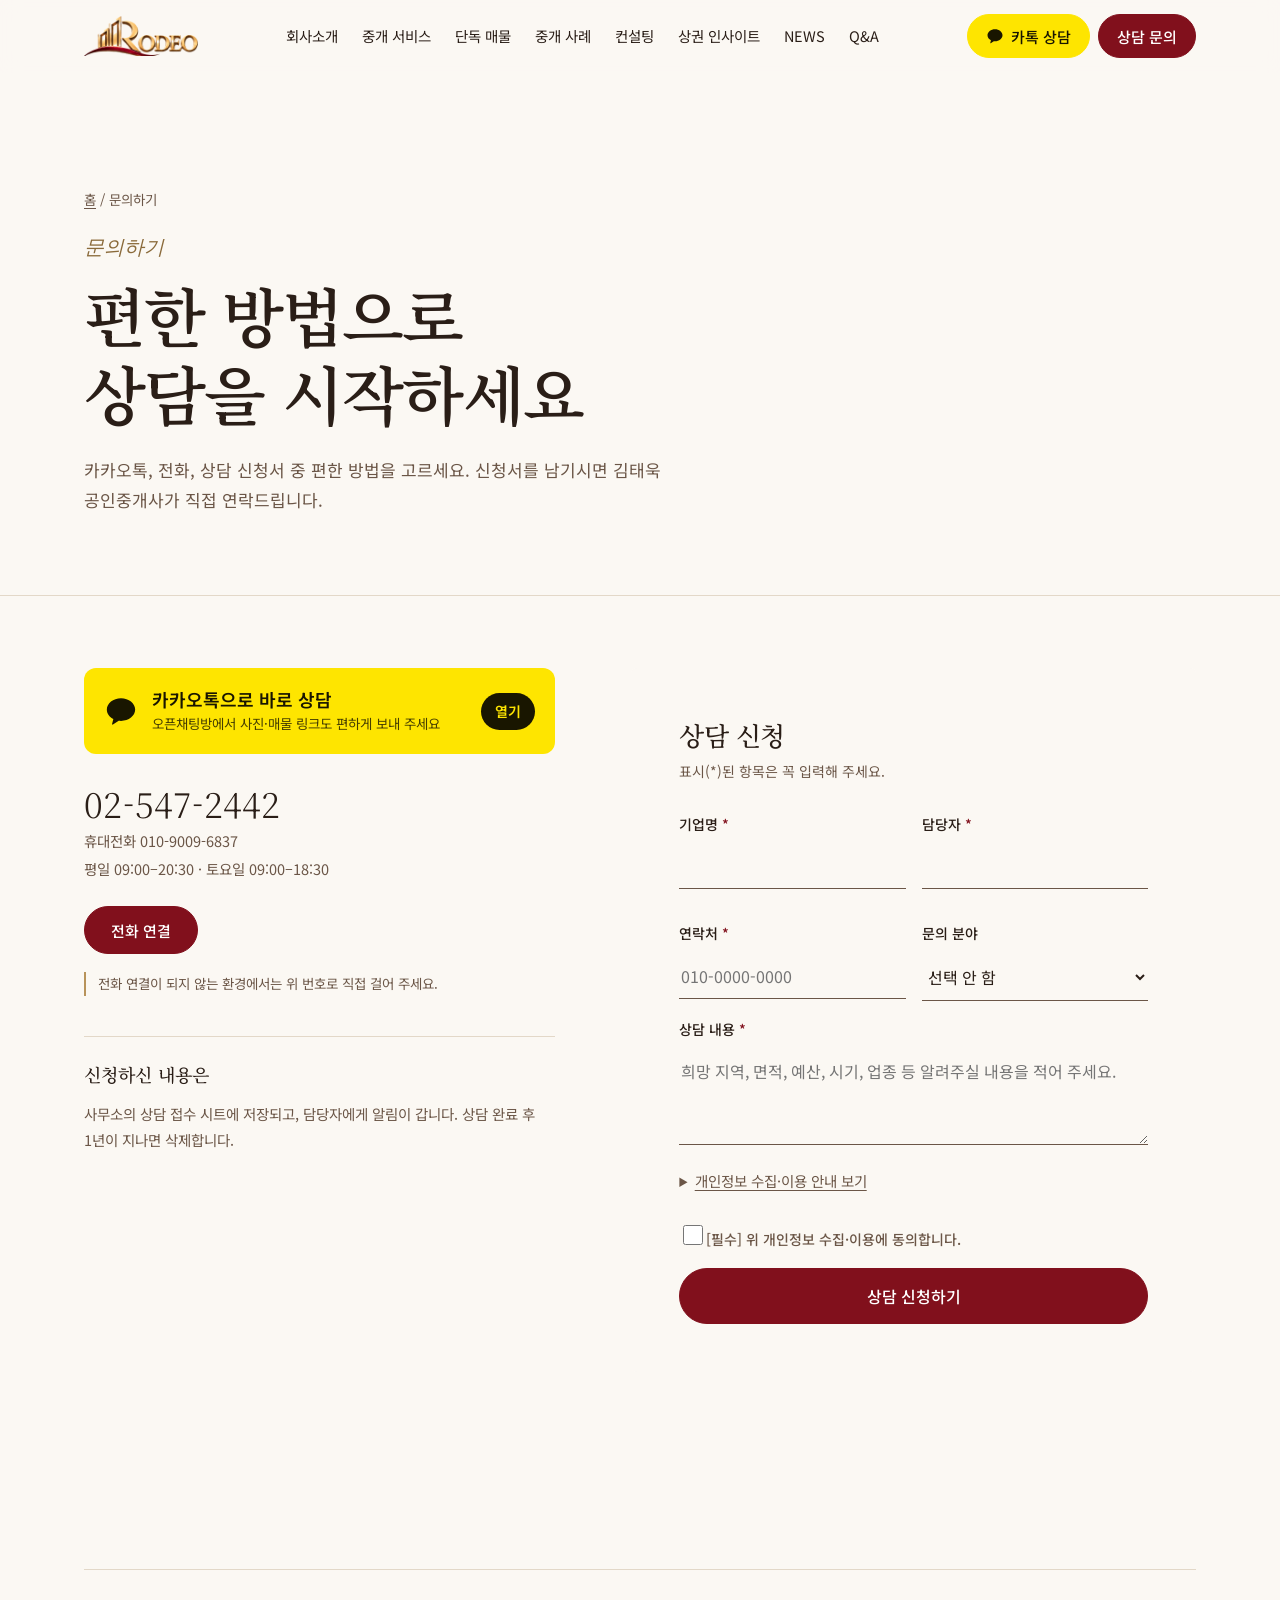
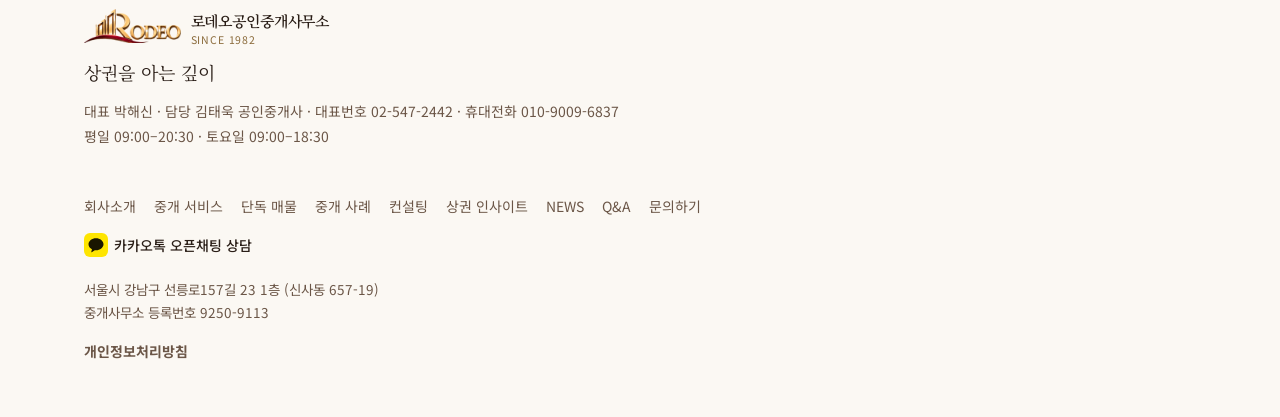
<file: contact.html>
<!DOCTYPE html>
<html lang="ko">
<head>
<meta charset="utf-8">
<meta name="viewport" content="width=device-width, initial-scale=1">
<title>문의하기 · 로데오공인중개사무소</title>
<meta name="description" content="상담 신청, 전화 연결">
<link rel="icon" href="media/emblem-r.png">
<link rel="preconnect" href="https://fonts.googleapis.com">
<link rel="stylesheet" href="https://fonts.googleapis.com/css2?family=Cormorant+Garamond:ital,wght@0,500;1,400;1,500&family=Noto+Sans+KR:wght@400;500;700&family=Noto+Serif+KR:wght@300;400;500;600&family=Gowun+Batang:wght@400;700&display=swap">
<link rel="stylesheet" href="assets/site.css">
</head>
<body data-page="contact">
<header class="site" id="top"><div class="wrap hd">
 <a class="logo" href="index.html" aria-label="로데오공인중개사무소 홈"><img src="media/logo-rodeo.png" alt="RODEO" width="114" height="40"><span class="lt"><span data-site="name">로데오공인중개사무소</span><small data-site="since">SINCE 1982</small></span></a>
 <nav class="main" aria-label="주 메뉴"><a href="about.html">회사소개</a><a href="services.html">중개 서비스</a><a href="listings.html">단독 매물</a><a href="projects.html">중개 사례</a><a href="consulting.html">컨설팅</a><a href="insights.html">상권 인사이트</a><a href="news.html">NEWS</a><a href="qna.html">Q&amp;A</a></nav>
 <div class="hd-r"><a class="btn kakao" data-kakao href="https://open.kakao.com/o/se3nXtYi" target="_blank" rel="noopener"><svg class="ki" viewBox="0 0 24 24" aria-hidden="true"><path d="M12 3C6.5 3 2 6.6 2 11c0 2.8 1.8 5.3 4.6 6.7L5.7 21.2c-.1.3.3.6.6.4l4.1-2.7c.5.1 1 .1 1.6.1 5.5 0 10-3.6 10-8S17.5 3 12 3z" fill="currentColor"/></svg><span>카톡 상담</span></a><a class="btn cta" href="contact.html">상담 문의</a><button class="menu-btn" id="menuBtn" aria-expanded="false" aria-controls="drawer">메뉴</button></div>
</div></header>
<div class="drawer" id="drawer"><a href="index.html">홈</a><a href="about.html">회사소개</a><a href="services.html">중개 서비스</a><a href="listings.html">단독 매물</a><a href="projects.html">중개 사례</a><a href="consulting.html">컨설팅</a><a href="insights.html">상권 인사이트</a><a href="news.html">NEWS</a><a href="qna.html">Q&amp;A</a><a href="contact.html" aria-current=page>문의하기</a><a class="btn kakao" data-kakao href="https://open.kakao.com/o/se3nXtYi" target="_blank" rel="noopener"><svg class="ki" viewBox="0 0 24 24" aria-hidden="true"><path d="M12 3C6.5 3 2 6.6 2 11c0 2.8 1.8 5.3 4.6 6.7L5.7 21.2c-.1.3.3.6.6.4l4.1-2.7c.5.1 1 .1 1.6.1 5.5 0 10-3.6 10-8S17.5 3 12 3z" fill="currentColor"/></svg><span>카카오톡으로 상담하기</span></a><a class="btn cta" href="contact.html">상담 문의</a></div>
<main>
<header class="phead"><div class="wrap"><p class="crumb"><a href="index.html">홈</a> / 문의하기</p><p class="eyebrow">문의하기</p>
<h1 class="ptitle">편한 방법으로<br>상담을 시작하세요</h1><p class="lead">카카오톡, 전화, 상담 신청서 중 편한 방법을 고르세요. 신청서를 남기시면 김태욱 공인중개사가 직접 연락드립니다.</p></div></header>
<section class="sec"><div class="wrap cs">
 <div>
  <a class="kcard" data-kakao href="https://open.kakao.com/o/se3nXtYi" target="_blank" rel="noopener"><svg class="ki" viewBox="0 0 24 24" aria-hidden="true"><path d="M12 3C6.5 3 2 6.6 2 11c0 2.8 1.8 5.3 4.6 6.7L5.7 21.2c-.1.3.3.6.6.4l4.1-2.7c.5.1 1 .1 1.6.1 5.5 0 10-3.6 10-8S17.5 3 12 3z" fill="currentColor"/></svg><span><b>카카오톡으로 바로 상담</b><small>오픈채팅방에서 사진·매물 링크도 편하게 보내 주세요</small></span><em>열기</em></a>
  <div class="tel"><b><a data-tel href="tel:025472442" data-site="phone">02-547-2442</a></b><span>휴대전화 <span data-site="mobile">010-9009-6837</span><br><span data-site="hours">평일 09:00–20:30 · 토요일 09:00–18:30</span></span></div>
  <div class="acts"><a class="btn cta" data-tel href="tel:025472442">전화 연결</a></div>
  <p class="note">전화 연결이 되지 않는 환경에서는 위 번호로 직접 걸어 주세요.</p>
  <div class="privacy"><h3>신청하신 내용은</h3><p>사무소의 상담 접수 시트에 저장되고, 담당자에게 알림이 갑니다. <span data-site="privacy_retention">상담 완료 후 1년</span>이 지나면 삭제합니다.</p></div>
 </div>
 <form id="cform" novalidate>
  <h2 class="fh">상담 신청</h2>
  <p class="hint" id="formMode">표시(*)된 항목은 꼭 입력해 주세요.</p>
  <div class="hp" aria-hidden="true"><label for="website">웹사이트</label><input id="website" name="website" type="text" tabindex="-1" autocomplete="off"></div>
  <div class="grid2">
   <div class="f" id="fCompany"><label for="company">기업명&nbsp;<i>*</i></label><input id="company" type="text" maxlength="80" autocomplete="organization"><p class="err">기업명 또는 상호를 입력해 주세요.</p></div>
   <div class="f" id="fName"><label for="cname">담당자&nbsp;<i>*</i></label><input id="cname" type="text" maxlength="40" autocomplete="name"><p class="err">담당자 이름을 입력해 주세요.</p></div>
   <div class="f" id="fPhone"><label for="phone">연락처&nbsp;<i>*</i></label><input id="phone" type="tel" inputmode="tel" maxlength="20" autocomplete="tel" placeholder="010-0000-0000"><p class="err">연락처를 010-0000-0000 형식으로 입력해 주세요.</p></div>
   <div class="f" id="cfField"><label for="field">문의 분야</label><select id="field"><option value="">불러오는 중</option></select></div>
  </div>
  <div class="f" id="fMsg"><label for="cmsg">상담 내용&nbsp;<i>*</i></label><textarea id="cmsg" maxlength="2000" placeholder="희망 지역, 면적, 예산, 시기, 업종 등 알려주실 내용을 적어 주세요."></textarea><p class="err">상담 내용을 입력해 주세요.</p></div>
  <div class="f consent" id="fAgree">
   <details><summary>개인정보 수집·이용 안내 보기</summary>
    <dl class="ctable">
     <div><dt>수집 항목</dt><dd>기업명, 담당자 이름, 연락처, 상담 내용</dd></div>
     <div><dt>이용 목적</dt><dd>상담 신청 확인, 상담 연락과 일정 조율</dd></div>
     <div><dt>보유 기간</dt><dd><span data-site="privacy_retention">상담 완료 후 1년</span>, 이후 지체 없이 파기</dd></div>
     <div><dt>동의 거부</dt><dd>동의하지 않으셔도 되며, 이 경우 온라인 신청 대신 전화로 상담하실 수 있습니다.</dd></div>
    </dl>
    <p class="note">자세한 내용은 <a href="privacy.html">개인정보처리방침</a>을 확인해 주세요.</p>
   </details>
   <label class="agree"><input type="checkbox" id="agree"><span>[필수] 위 개인정보 수집·이용에 동의합니다.</span></label>
   <p class="err">개인정보 수집·이용에 동의해 주세요.</p>
  </div>
  <button class="btn cta" type="submit" id="submitBtn">상담 신청하기</button>
  <p class="status" id="status" role="status" aria-live="polite" hidden></p>
  <div class="draft" id="draft" hidden>
   <p class="note" id="draftLead">아래 문안을 문자로 보내 주셔도 접수됩니다.</p><p><a class="btn kakao" data-kakao href="https://open.kakao.com/o/se3nXtYi" target="_blank" rel="noopener"><svg class="ki" viewBox="0 0 24 24" aria-hidden="true"><path d="M12 3C6.5 3 2 6.6 2 11c0 2.8 1.8 5.3 4.6 6.7L5.7 21.2c-.1.3.3.6.6.4l4.1-2.7c.5.1 1 .1 1.6.1 5.5 0 10-3.6 10-8S17.5 3 12 3z" fill="currentColor"/></svg><span>카카오톡으로 보내기</span></a></p>
   <textarea id="draftText" readonly aria-label="문자 문안"></textarea>
   <div class="acts"><a class="btn cta" id="smsBtn" href="#">문자 앱 열기</a><button class="btn" type="button" id="copyBtn">문안 복사</button></div>
   <p class="note">받는 번호: <span data-site="mobile">010-9009-6837</span> · 문자 앱에서 전송해야 발송됩니다.</p>
  </div>
  <div class="done" id="done" hidden tabindex="-1"><h3>상담 신청이 접수되었습니다.</h3><p id="doneText"></p><div class="acts"><a class="btn" href="index.html">홈으로</a></div></div>
 </form>
</div></section>
</main>
<footer><div class="wrap"><div class="ft">
 <div><a class="logo" href="index.html" aria-label="로데오공인중개사무소 홈"><img src="media/logo-rodeo.png" alt="RODEO" width="114" height="40"><span class="lt"><span data-site="name">로데오공인중개사무소</span><small data-site="since">SINCE 1982</small></span></a><p class="slogan" data-site="slogan">상권을 아는 깊이</p><p>대표 <span data-site="representative">박해신</span> · 담당 <span data-site="broker">김태욱</span> 공인중개사 · 대표번호 <a data-tel href="tel:025472442" data-site="phone">02-547-2442</a> · 휴대전화 <span data-site="mobile">010-9009-6837</span><br><span data-site="hours">평일 09:00–20:30 · 토요일 09:00–18:30</span></p></div>
 <div><nav aria-label="하단 메뉴"><a href="about.html">회사소개</a><a href="services.html">중개 서비스</a><a href="listings.html">단독 매물</a><a href="projects.html">중개 사례</a><a href="consulting.html">컨설팅</a><a href="insights.html">상권 인사이트</a><a href="news.html">NEWS</a><a href="qna.html">Q&amp;A</a><a href="contact.html">문의하기</a></nav><p><a class="klink" data-kakao href="https://open.kakao.com/o/se3nXtYi" target="_blank" rel="noopener"><svg class="ki" viewBox="0 0 24 24" aria-hidden="true"><path d="M12 3C6.5 3 2 6.6 2 11c0 2.8 1.8 5.3 4.6 6.7L5.7 21.2c-.1.3.3.6.6.4l4.1-2.7c.5.1 1 .1 1.6.1 5.5 0 10-3.6 10-8S17.5 3 12 3z" fill="currentColor"/></svg>카카오톡 오픈채팅 상담</a></p><p class="legal" id="legal"></p><p><a href="privacy.html"><b>개인정보처리방침</b></a></p></div>
</div></div></footer>
<div class="bar"><a class="btn" data-tel href="tel:025472442">전화</a><a class="btn kakao" data-kakao href="https://open.kakao.com/o/se3nXtYi" target="_blank" rel="noopener"><svg class="ki" viewBox="0 0 24 24" aria-hidden="true"><path d="M12 3C6.5 3 2 6.6 2 11c0 2.8 1.8 5.3 4.6 6.7L5.7 21.2c-.1.3.3.6.6.4l4.1-2.7c.5.1 1 .1 1.6.1 5.5 0 10-3.6 10-8S17.5 3 12 3z" fill="currentColor"/></svg><span>카톡 상담</span></a><a class="btn cta" href="contact.html">상담 신청</a></div>
<script src="assets/site.js"></script>
</body>
</html>
</file>
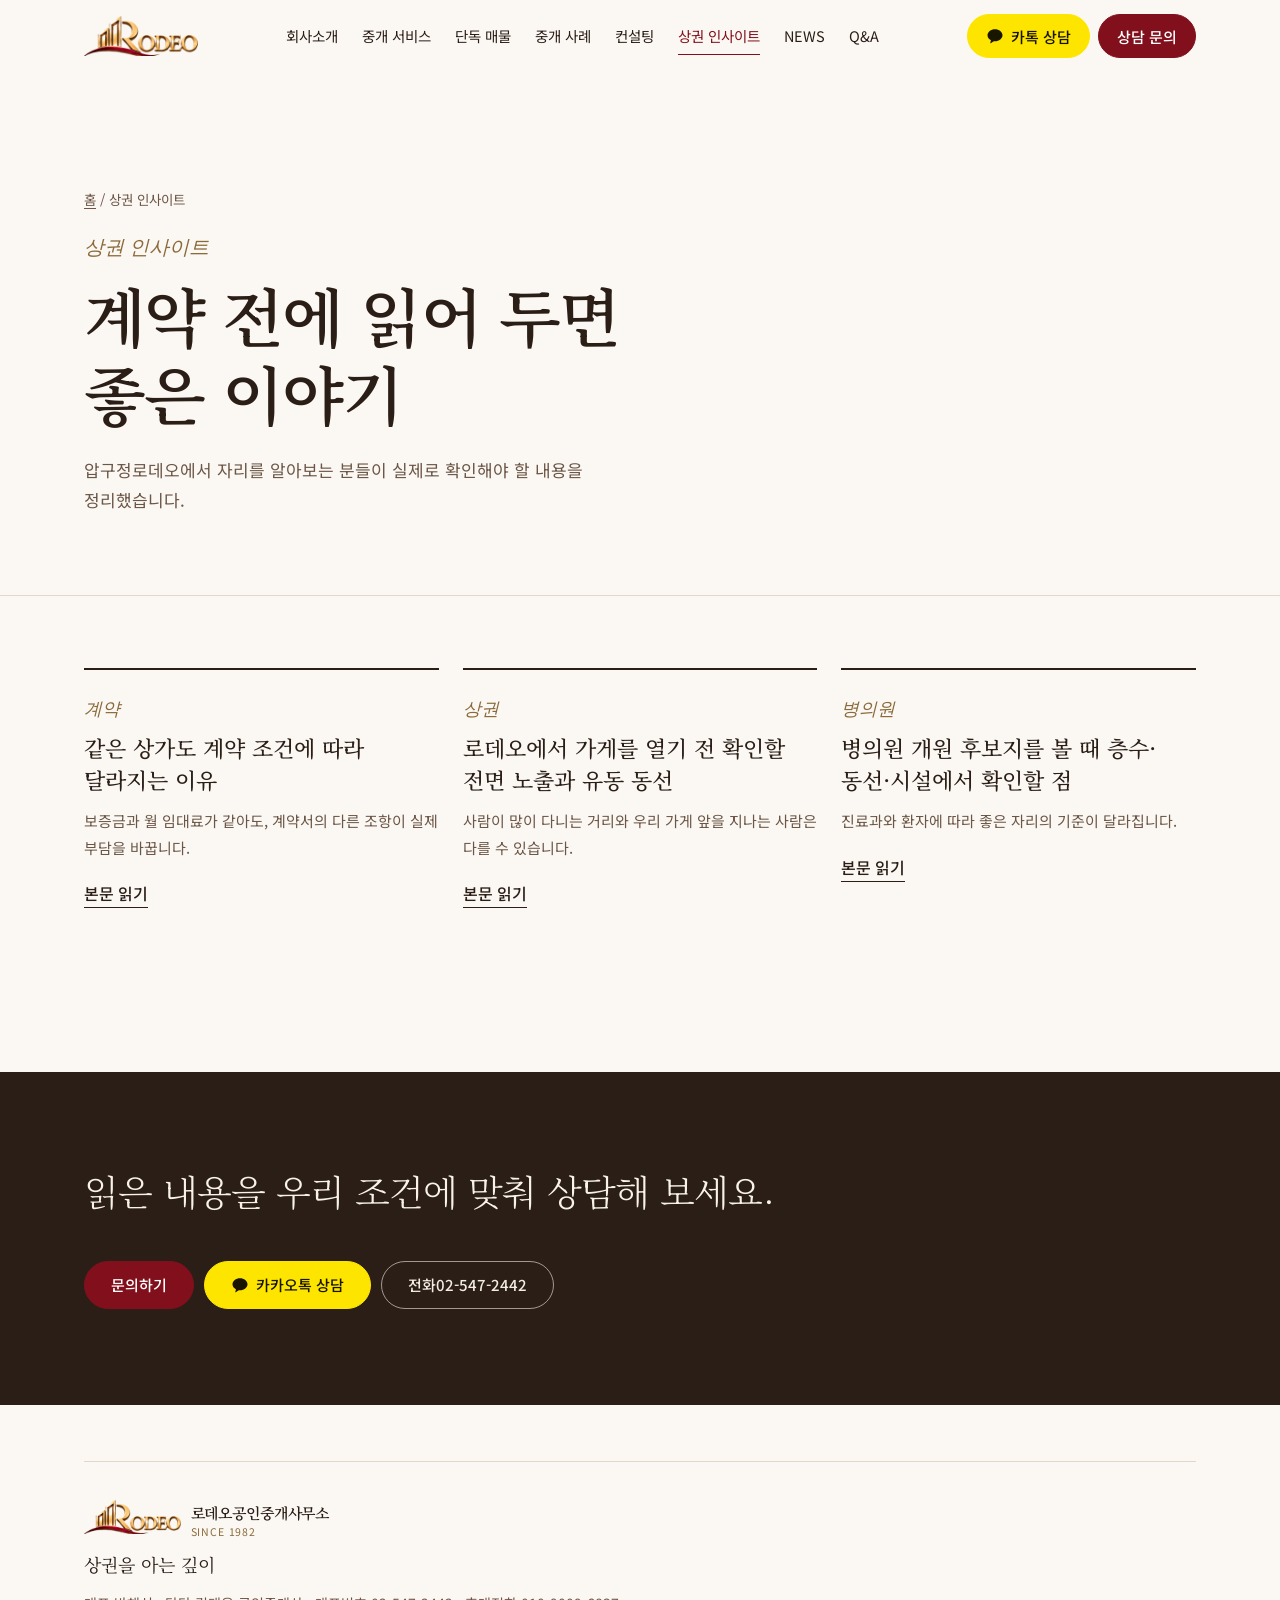
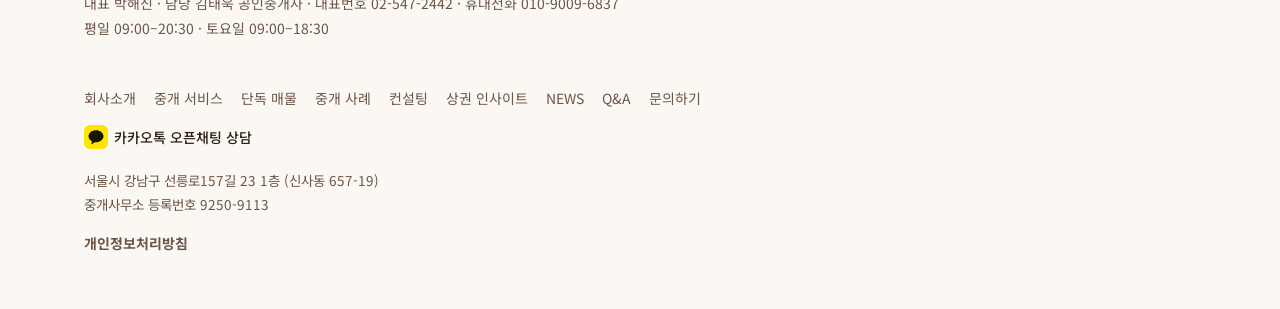
<file: insights.html>
<!DOCTYPE html>
<html lang="ko">
<head>
<meta charset="utf-8">
<meta name="viewport" content="width=device-width, initial-scale=1">
<title>상권 인사이트 · 로데오공인중개사무소</title>
<meta name="description" content="압구정로데오에서 계약 전에 읽어 두면 좋은 이야기">
<link rel="icon" href="media/emblem-r.png">
<link rel="preconnect" href="https://fonts.googleapis.com">
<link rel="stylesheet" href="https://fonts.googleapis.com/css2?family=Cormorant+Garamond:ital,wght@0,500;1,400;1,500&family=Noto+Sans+KR:wght@400;500;700&family=Noto+Serif+KR:wght@300;400;500;600&family=Gowun+Batang:wght@400;700&display=swap">
<link rel="stylesheet" href="assets/site.css">
</head>
<body data-page="insights">
<header class="site" id="top"><div class="wrap hd">
 <a class="logo" href="index.html" aria-label="로데오공인중개사무소 홈"><img src="media/logo-rodeo.png" alt="RODEO" width="114" height="40"><span class="lt"><span data-site="name">로데오공인중개사무소</span><small data-site="since">SINCE 1982</small></span></a>
 <nav class="main" aria-label="주 메뉴"><a href="about.html">회사소개</a><a href="services.html">중개 서비스</a><a href="listings.html">단독 매물</a><a href="projects.html">중개 사례</a><a href="consulting.html">컨설팅</a><a href="insights.html" aria-current=page>상권 인사이트</a><a href="news.html">NEWS</a><a href="qna.html">Q&amp;A</a></nav>
 <div class="hd-r"><a class="btn kakao" data-kakao href="https://open.kakao.com/o/se3nXtYi" target="_blank" rel="noopener"><svg class="ki" viewBox="0 0 24 24" aria-hidden="true"><path d="M12 3C6.5 3 2 6.6 2 11c0 2.8 1.8 5.3 4.6 6.7L5.7 21.2c-.1.3.3.6.6.4l4.1-2.7c.5.1 1 .1 1.6.1 5.5 0 10-3.6 10-8S17.5 3 12 3z" fill="currentColor"/></svg><span>카톡 상담</span></a><a class="btn cta" href="contact.html">상담 문의</a><button class="menu-btn" id="menuBtn" aria-expanded="false" aria-controls="drawer">메뉴</button></div>
</div></header>
<div class="drawer" id="drawer"><a href="index.html">홈</a><a href="about.html">회사소개</a><a href="services.html">중개 서비스</a><a href="listings.html">단독 매물</a><a href="projects.html">중개 사례</a><a href="consulting.html">컨설팅</a><a href="insights.html" aria-current=page>상권 인사이트</a><a href="news.html">NEWS</a><a href="qna.html">Q&amp;A</a><a href="contact.html">문의하기</a><a class="btn kakao" data-kakao href="https://open.kakao.com/o/se3nXtYi" target="_blank" rel="noopener"><svg class="ki" viewBox="0 0 24 24" aria-hidden="true"><path d="M12 3C6.5 3 2 6.6 2 11c0 2.8 1.8 5.3 4.6 6.7L5.7 21.2c-.1.3.3.6.6.4l4.1-2.7c.5.1 1 .1 1.6.1 5.5 0 10-3.6 10-8S17.5 3 12 3z" fill="currentColor"/></svg><span>카카오톡으로 상담하기</span></a><a class="btn cta" href="contact.html">상담 문의</a></div>
<main>
<header class="phead" id="phead"><div class="wrap">
<p class="crumb"><a href="index.html">홈</a> / 상권 인사이트</p>
<p class="eyebrow">상권 인사이트</p>
<h1 class="ptitle">계약 전에 읽어 두면<br>좋은 이야기</h1>
<p class="lead">압구정로데오에서 자리를 알아보는 분들이 실제로 확인해야 할 내용을 정리했습니다.</p>
</div></header>
<section class="sec"><div class="wrap"><div id="listView"><div class="acards" id="acards"></div></div><article class="article" id="article" hidden></article></div></section>
<section class="ctaband"><div class="wrap ctab"><h2>읽은 내용을 우리 조건에 맞춰 상담해 보세요.</h2>
<div class="acts"><a class="btn cta" href="contact.html#consult">문의하기</a><a class="btn kakao" data-kakao href="https://open.kakao.com/o/se3nXtYi" target="_blank" rel="noopener"><svg class="ki" viewBox="0 0 24 24" aria-hidden="true"><path d="M12 3C6.5 3 2 6.6 2 11c0 2.8 1.8 5.3 4.6 6.7L5.7 21.2c-.1.3.3.6.6.4l4.1-2.7c.5.1 1 .1 1.6.1 5.5 0 10-3.6 10-8S17.5 3 12 3z" fill="currentColor"/></svg><span>카카오톡 상담</span></a><a class="btn light" data-tel href="tel:025472442">전화 <span data-site="phone">02-547-2442</span></a></div></div></section>
</main>
<footer><div class="wrap"><div class="ft">
 <div><a class="logo" href="index.html" aria-label="로데오공인중개사무소 홈"><img src="media/logo-rodeo.png" alt="RODEO" width="114" height="40"><span class="lt"><span data-site="name">로데오공인중개사무소</span><small data-site="since">SINCE 1982</small></span></a><p class="slogan" data-site="slogan">상권을 아는 깊이</p><p>대표 <span data-site="representative">박해신</span> · 담당 <span data-site="broker">김태욱</span> 공인중개사 · 대표번호 <a data-tel href="tel:025472442" data-site="phone">02-547-2442</a> · 휴대전화 <span data-site="mobile">010-9009-6837</span><br><span data-site="hours">평일 09:00–20:30 · 토요일 09:00–18:30</span></p></div>
 <div><nav aria-label="하단 메뉴"><a href="about.html">회사소개</a><a href="services.html">중개 서비스</a><a href="listings.html">단독 매물</a><a href="projects.html">중개 사례</a><a href="consulting.html">컨설팅</a><a href="insights.html">상권 인사이트</a><a href="news.html">NEWS</a><a href="qna.html">Q&amp;A</a><a href="contact.html">문의하기</a></nav><p><a class="klink" data-kakao href="https://open.kakao.com/o/se3nXtYi" target="_blank" rel="noopener"><svg class="ki" viewBox="0 0 24 24" aria-hidden="true"><path d="M12 3C6.5 3 2 6.6 2 11c0 2.8 1.8 5.3 4.6 6.7L5.7 21.2c-.1.3.3.6.6.4l4.1-2.7c.5.1 1 .1 1.6.1 5.5 0 10-3.6 10-8S17.5 3 12 3z" fill="currentColor"/></svg>카카오톡 오픈채팅 상담</a></p><p class="legal" id="legal"></p><p><a href="privacy.html"><b>개인정보처리방침</b></a></p></div>
</div></div></footer>
<div class="bar"><a class="btn" data-tel href="tel:025472442">전화</a><a class="btn kakao" data-kakao href="https://open.kakao.com/o/se3nXtYi" target="_blank" rel="noopener"><svg class="ki" viewBox="0 0 24 24" aria-hidden="true"><path d="M12 3C6.5 3 2 6.6 2 11c0 2.8 1.8 5.3 4.6 6.7L5.7 21.2c-.1.3.3.6.6.4l4.1-2.7c.5.1 1 .1 1.6.1 5.5 0 10-3.6 10-8S17.5 3 12 3z" fill="currentColor"/></svg><span>카톡 상담</span></a><a class="btn cta" href="contact.html">상담 신청</a></div>
<script src="assets/site.js"></script>
</body>
</html>
</file>
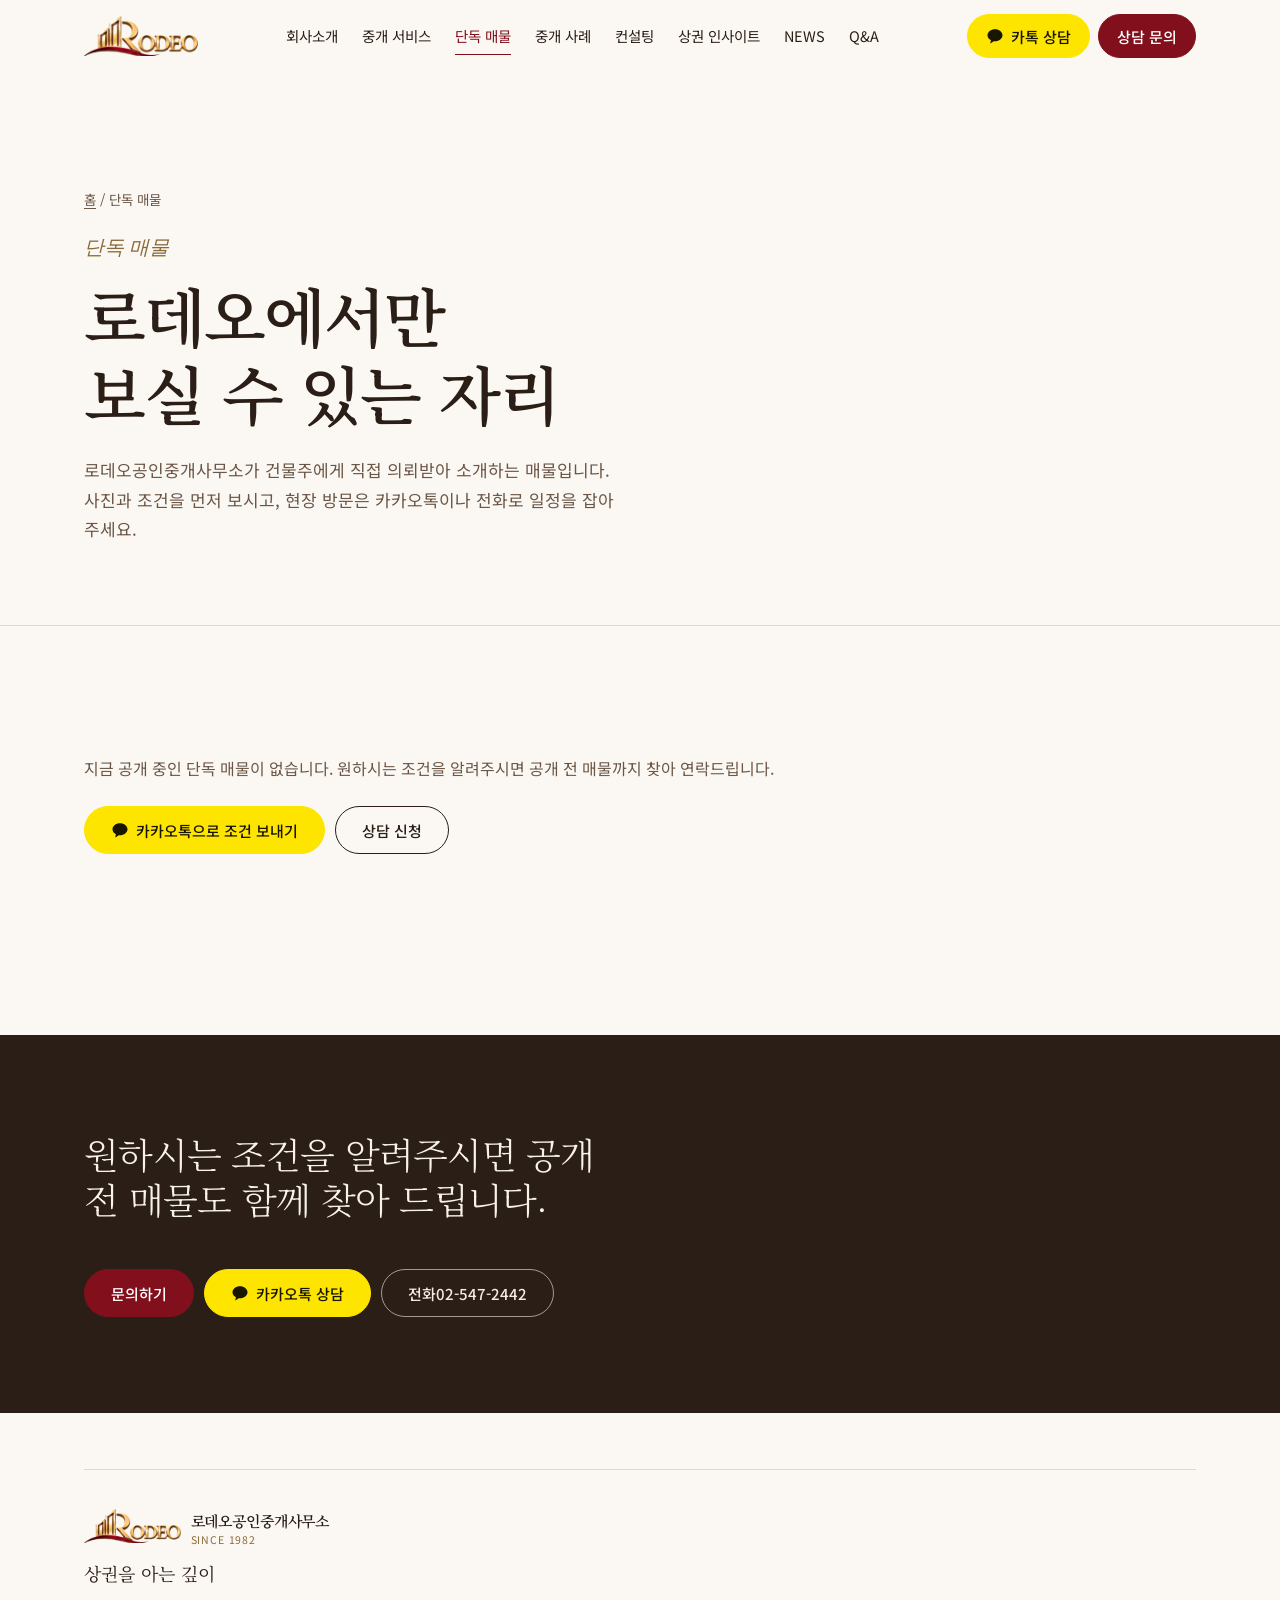
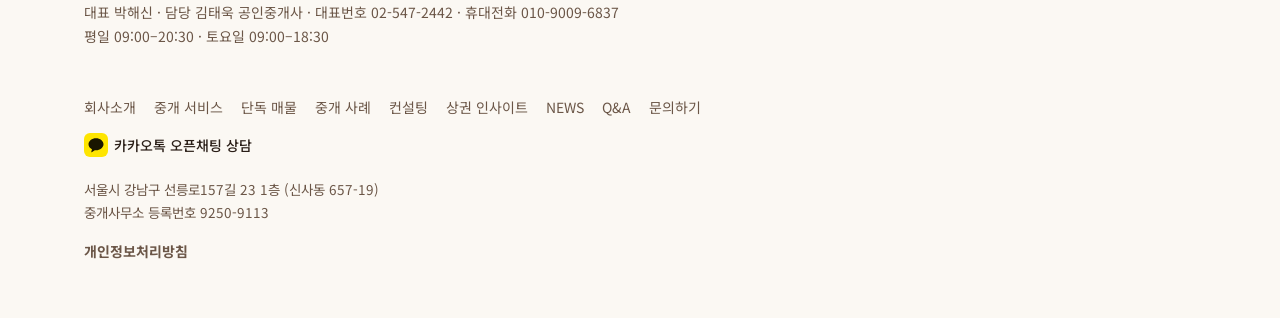
<file: listings.html>
<!DOCTYPE html>
<html lang="ko">
<head>
<meta charset="utf-8">
<meta name="viewport" content="width=device-width, initial-scale=1">
<title>단독 매물 · 로데오공인중개사무소</title>
<meta name="description" content="로데오공인중개사무소가 직접 의뢰받은 압구정로데오 단독 매물">
<link rel="icon" href="media/emblem-r.png">
<link rel="preconnect" href="https://fonts.googleapis.com">
<link rel="stylesheet" href="https://fonts.googleapis.com/css2?family=Cormorant+Garamond:ital,wght@0,500;1,400;1,500&family=Noto+Sans+KR:wght@400;500;700&family=Noto+Serif+KR:wght@300;400;500;600&family=Gowun+Batang:wght@400;700&display=swap">
<link rel="stylesheet" href="assets/site.css">
</head>
<body data-page="listings">
<header class="site" id="top"><div class="wrap hd">
 <a class="logo" href="index.html" aria-label="로데오공인중개사무소 홈"><img src="media/logo-rodeo.png" alt="RODEO" width="114" height="40"><span class="lt"><span data-site="name">로데오공인중개사무소</span><small data-site="since">SINCE 1982</small></span></a>
 <nav class="main" aria-label="주 메뉴"><a href="about.html">회사소개</a><a href="services.html">중개 서비스</a><a href="listings.html" aria-current=page>단독 매물</a><a href="projects.html">중개 사례</a><a href="consulting.html">컨설팅</a><a href="insights.html">상권 인사이트</a><a href="news.html">NEWS</a><a href="qna.html">Q&amp;A</a></nav>
 <div class="hd-r"><a class="btn kakao" data-kakao href="https://open.kakao.com/o/se3nXtYi" target="_blank" rel="noopener"><svg class="ki" viewBox="0 0 24 24" aria-hidden="true"><path d="M12 3C6.5 3 2 6.6 2 11c0 2.8 1.8 5.3 4.6 6.7L5.7 21.2c-.1.3.3.6.6.4l4.1-2.7c.5.1 1 .1 1.6.1 5.5 0 10-3.6 10-8S17.5 3 12 3z" fill="currentColor"/></svg><span>카톡 상담</span></a><a class="btn cta" href="contact.html">상담 문의</a><button class="menu-btn" id="menuBtn" aria-expanded="false" aria-controls="drawer">메뉴</button></div>
</div></header>
<div class="drawer" id="drawer"><a href="index.html">홈</a><a href="about.html">회사소개</a><a href="services.html">중개 서비스</a><a href="listings.html" aria-current=page>단독 매물</a><a href="projects.html">중개 사례</a><a href="consulting.html">컨설팅</a><a href="insights.html">상권 인사이트</a><a href="news.html">NEWS</a><a href="qna.html">Q&amp;A</a><a href="contact.html">문의하기</a><a class="btn kakao" data-kakao href="https://open.kakao.com/o/se3nXtYi" target="_blank" rel="noopener"><svg class="ki" viewBox="0 0 24 24" aria-hidden="true"><path d="M12 3C6.5 3 2 6.6 2 11c0 2.8 1.8 5.3 4.6 6.7L5.7 21.2c-.1.3.3.6.6.4l4.1-2.7c.5.1 1 .1 1.6.1 5.5 0 10-3.6 10-8S17.5 3 12 3z" fill="currentColor"/></svg><span>카카오톡으로 상담하기</span></a><a class="btn cta" href="contact.html">상담 문의</a></div>
<main>
<header class="phead lhead"><div class="wrap"><p class="crumb"><a href="index.html">홈</a> / 단독 매물</p><p class="eyebrow">단독 매물</p>
<h1 class="ptitle">로데오에서만<br>보실 수 있는 자리</h1><p class="lead" id="lIntro"></p></div></header>
<section class="sec"><div class="wrap">
 <div class="pv-banner" id="pvBanner" hidden></div>
 <div class="lcards" id="lcards"></div>
 <div class="lempty" id="lEmpty" hidden><p>지금 공개 중인 단독 매물이 없습니다. 원하시는 조건을 알려주시면 공개 전 매물까지 찾아 연락드립니다.</p><div class="acts"><a class="btn kakao" data-kakao href="https://open.kakao.com/o/se3nXtYi" target="_blank" rel="noopener"><svg class="ki" viewBox="0 0 24 24" aria-hidden="true"><path d="M12 3C6.5 3 2 6.6 2 11c0 2.8 1.8 5.3 4.6 6.7L5.7 21.2c-.1.3.3.6.6.4l4.1-2.7c.5.1 1 .1 1.6.1 5.5 0 10-3.6 10-8S17.5 3 12 3z" fill="currentColor"/></svg><span>카카오톡으로 조건 보내기</span></a><a class="btn" href="contact.html">상담 신청</a></div></div>
</div></section>
<div id="lDetail"></div>
<div class="lightbox" id="lightbox" role="dialog" aria-modal="true" aria-label="사진 크게 보기" hidden><div class="lb-in"><div id="lbImg"></div><button class="btn lb-x" type="button" id="lbClose">닫기</button></div></div>
<section class="ctaband"><div class="wrap ctab"><h2>원하시는 조건을 알려주시면 공개 전 매물도 함께 찾아 드립니다.</h2>
<div class="acts"><a class="btn cta" href="contact.html#lease">문의하기</a><a class="btn kakao" data-kakao href="https://open.kakao.com/o/se3nXtYi" target="_blank" rel="noopener"><svg class="ki" viewBox="0 0 24 24" aria-hidden="true"><path d="M12 3C6.5 3 2 6.6 2 11c0 2.8 1.8 5.3 4.6 6.7L5.7 21.2c-.1.3.3.6.6.4l4.1-2.7c.5.1 1 .1 1.6.1 5.5 0 10-3.6 10-8S17.5 3 12 3z" fill="currentColor"/></svg><span>카카오톡 상담</span></a><a class="btn light" data-tel href="tel:025472442">전화 <span data-site="phone">02-547-2442</span></a></div></div></section>
</main>
<footer><div class="wrap"><div class="ft">
 <div><a class="logo" href="index.html" aria-label="로데오공인중개사무소 홈"><img src="media/logo-rodeo.png" alt="RODEO" width="114" height="40"><span class="lt"><span data-site="name">로데오공인중개사무소</span><small data-site="since">SINCE 1982</small></span></a><p class="slogan" data-site="slogan">상권을 아는 깊이</p><p>대표 <span data-site="representative">박해신</span> · 담당 <span data-site="broker">김태욱</span> 공인중개사 · 대표번호 <a data-tel href="tel:025472442" data-site="phone">02-547-2442</a> · 휴대전화 <span data-site="mobile">010-9009-6837</span><br><span data-site="hours">평일 09:00–20:30 · 토요일 09:00–18:30</span></p></div>
 <div><nav aria-label="하단 메뉴"><a href="about.html">회사소개</a><a href="services.html">중개 서비스</a><a href="listings.html">단독 매물</a><a href="projects.html">중개 사례</a><a href="consulting.html">컨설팅</a><a href="insights.html">상권 인사이트</a><a href="news.html">NEWS</a><a href="qna.html">Q&amp;A</a><a href="contact.html">문의하기</a></nav><p><a class="klink" data-kakao href="https://open.kakao.com/o/se3nXtYi" target="_blank" rel="noopener"><svg class="ki" viewBox="0 0 24 24" aria-hidden="true"><path d="M12 3C6.5 3 2 6.6 2 11c0 2.8 1.8 5.3 4.6 6.7L5.7 21.2c-.1.3.3.6.6.4l4.1-2.7c.5.1 1 .1 1.6.1 5.5 0 10-3.6 10-8S17.5 3 12 3z" fill="currentColor"/></svg>카카오톡 오픈채팅 상담</a></p><p class="legal" id="legal"></p><p><a href="privacy.html"><b>개인정보처리방침</b></a></p></div>
</div></div></footer>
<div class="bar"><a class="btn" data-tel href="tel:025472442">전화</a><a class="btn kakao" data-kakao href="https://open.kakao.com/o/se3nXtYi" target="_blank" rel="noopener"><svg class="ki" viewBox="0 0 24 24" aria-hidden="true"><path d="M12 3C6.5 3 2 6.6 2 11c0 2.8 1.8 5.3 4.6 6.7L5.7 21.2c-.1.3.3.6.6.4l4.1-2.7c.5.1 1 .1 1.6.1 5.5 0 10-3.6 10-8S17.5 3 12 3z" fill="currentColor"/></svg><span>카톡 상담</span></a><a class="btn cta" href="contact.html">상담 신청</a></div>
<script src="assets/site.js"></script>
</body>
</html>
</file>
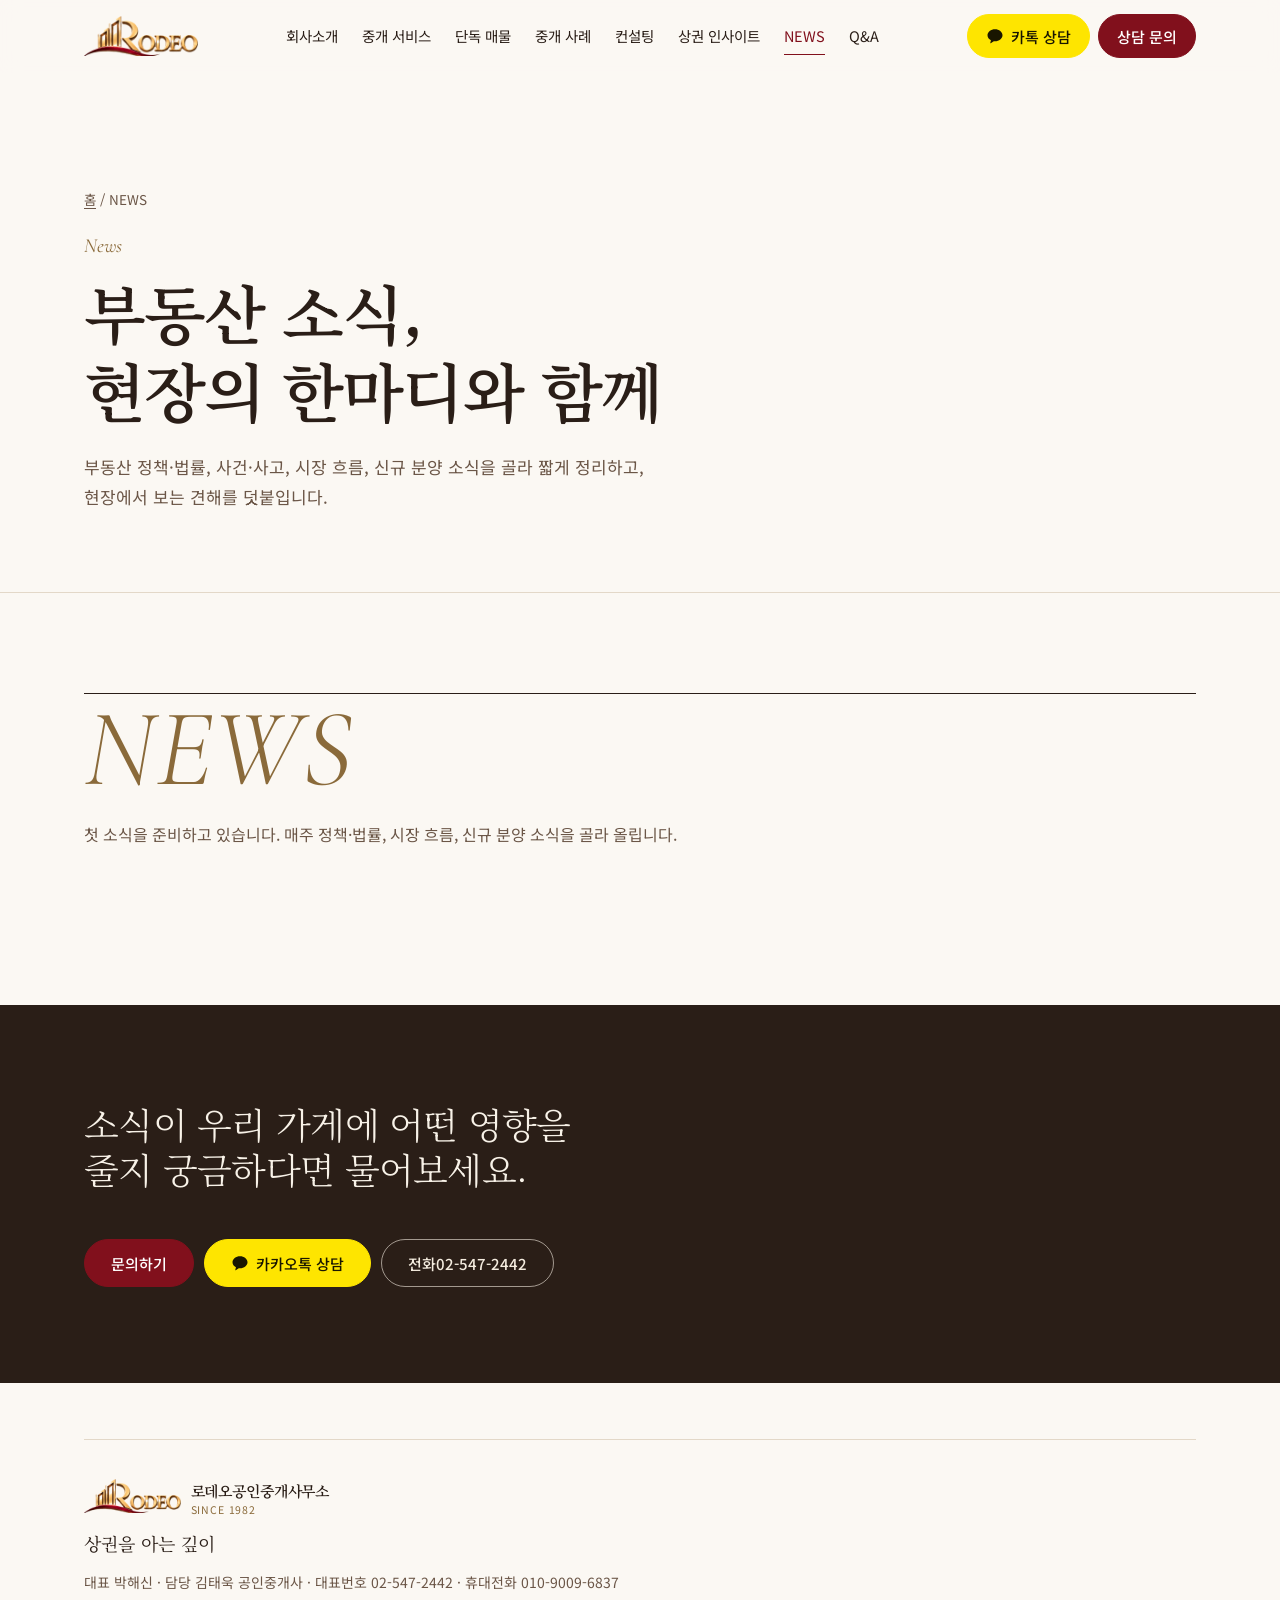
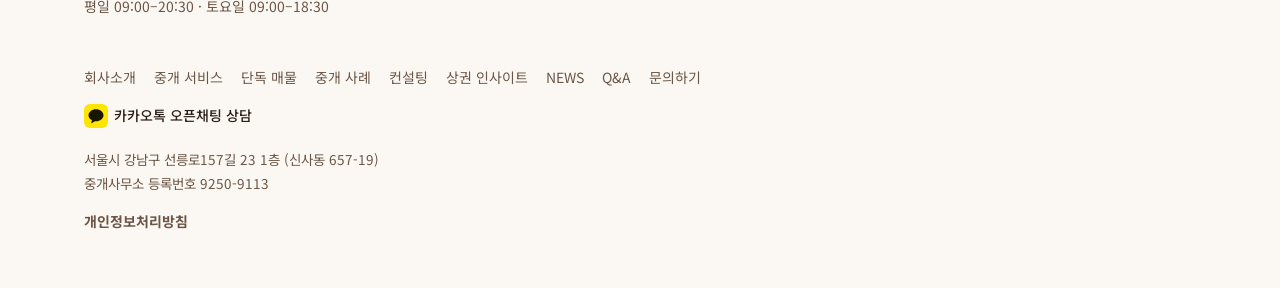
<file: news.html>
<!DOCTYPE html>
<html lang="ko">
<head>
<meta charset="utf-8">
<meta name="viewport" content="width=device-width, initial-scale=1">
<title>NEWS · 로데오공인중개사무소</title>
<meta name="description" content="부동산 정책·법률, 사건·사고, 시장, 신규 분양 소식과 현장의 한마디">
<link rel="icon" href="media/emblem-r.png">
<link rel="preconnect" href="https://fonts.googleapis.com">
<link rel="stylesheet" href="https://fonts.googleapis.com/css2?family=Cormorant+Garamond:ital,wght@0,500;1,400;1,500&family=Noto+Sans+KR:wght@400;500;700&family=Noto+Serif+KR:wght@300;400;500;600&family=Gowun+Batang:wght@400;700&display=swap">
<link rel="stylesheet" href="assets/site.css">
</head>
<body data-page="news">
<header class="site" id="top"><div class="wrap hd">
 <a class="logo" href="index.html" aria-label="로데오공인중개사무소 홈"><img src="media/logo-rodeo.png" alt="RODEO" width="114" height="40"><span class="lt"><span data-site="name">로데오공인중개사무소</span><small data-site="since">SINCE 1982</small></span></a>
 <nav class="main" aria-label="주 메뉴"><a href="about.html">회사소개</a><a href="services.html">중개 서비스</a><a href="listings.html">단독 매물</a><a href="projects.html">중개 사례</a><a href="consulting.html">컨설팅</a><a href="insights.html">상권 인사이트</a><a href="news.html" aria-current=page>NEWS</a><a href="qna.html">Q&amp;A</a></nav>
 <div class="hd-r"><a class="btn kakao" data-kakao href="https://open.kakao.com/o/se3nXtYi" target="_blank" rel="noopener"><svg class="ki" viewBox="0 0 24 24" aria-hidden="true"><path d="M12 3C6.5 3 2 6.6 2 11c0 2.8 1.8 5.3 4.6 6.7L5.7 21.2c-.1.3.3.6.6.4l4.1-2.7c.5.1 1 .1 1.6.1 5.5 0 10-3.6 10-8S17.5 3 12 3z" fill="currentColor"/></svg><span>카톡 상담</span></a><a class="btn cta" href="contact.html">상담 문의</a><button class="menu-btn" id="menuBtn" aria-expanded="false" aria-controls="drawer">메뉴</button></div>
</div></header>
<div class="drawer" id="drawer"><a href="index.html">홈</a><a href="about.html">회사소개</a><a href="services.html">중개 서비스</a><a href="listings.html">단독 매물</a><a href="projects.html">중개 사례</a><a href="consulting.html">컨설팅</a><a href="insights.html">상권 인사이트</a><a href="news.html" aria-current=page>NEWS</a><a href="qna.html">Q&amp;A</a><a href="contact.html">문의하기</a><a class="btn kakao" data-kakao href="https://open.kakao.com/o/se3nXtYi" target="_blank" rel="noopener"><svg class="ki" viewBox="0 0 24 24" aria-hidden="true"><path d="M12 3C6.5 3 2 6.6 2 11c0 2.8 1.8 5.3 4.6 6.7L5.7 21.2c-.1.3.3.6.6.4l4.1-2.7c.5.1 1 .1 1.6.1 5.5 0 10-3.6 10-8S17.5 3 12 3z" fill="currentColor"/></svg><span>카카오톡으로 상담하기</span></a><a class="btn cta" href="contact.html">상담 문의</a></div>
<main>
<header class="phead" id="phead"><div class="wrap"><p class="crumb"><a href="index.html">홈</a> / NEWS</p><p class="eyebrow">News</p>
<h1 class="ptitle">부동산 소식,<br>현장의 한마디와 함께</h1><p class="lead" id="newsIntro"></p></div></header>
<section class="sec"><div class="wrap">
 <div id="newsList">
  <div class="chips2" role="group" aria-label="분류" id="newsCats"></div>
  <ol class="nlist" id="nlist"></ol>
  <div class="nempty" id="newsEmpty" hidden><b>NEWS</b><p>첫 소식을 준비하고 있습니다. 매주 정책·법률, 시장 흐름, 신규 분양 소식을 골라 올립니다.</p></div>
 </div>
 <article class="article" id="newsArticle" hidden></article>
</div></section>
<section class="ctaband"><div class="wrap ctab"><h2>소식이 우리 가게에 어떤 영향을 줄지 궁금하다면 물어보세요.</h2>
<div class="acts"><a class="btn cta" href="contact.html#consult">문의하기</a><a class="btn kakao" data-kakao href="https://open.kakao.com/o/se3nXtYi" target="_blank" rel="noopener"><svg class="ki" viewBox="0 0 24 24" aria-hidden="true"><path d="M12 3C6.5 3 2 6.6 2 11c0 2.8 1.8 5.3 4.6 6.7L5.7 21.2c-.1.3.3.6.6.4l4.1-2.7c.5.1 1 .1 1.6.1 5.5 0 10-3.6 10-8S17.5 3 12 3z" fill="currentColor"/></svg><span>카카오톡 상담</span></a><a class="btn light" data-tel href="tel:025472442">전화 <span data-site="phone">02-547-2442</span></a></div></div></section>
</main>
<footer><div class="wrap"><div class="ft">
 <div><a class="logo" href="index.html" aria-label="로데오공인중개사무소 홈"><img src="media/logo-rodeo.png" alt="RODEO" width="114" height="40"><span class="lt"><span data-site="name">로데오공인중개사무소</span><small data-site="since">SINCE 1982</small></span></a><p class="slogan" data-site="slogan">상권을 아는 깊이</p><p>대표 <span data-site="representative">박해신</span> · 담당 <span data-site="broker">김태욱</span> 공인중개사 · 대표번호 <a data-tel href="tel:025472442" data-site="phone">02-547-2442</a> · 휴대전화 <span data-site="mobile">010-9009-6837</span><br><span data-site="hours">평일 09:00–20:30 · 토요일 09:00–18:30</span></p></div>
 <div><nav aria-label="하단 메뉴"><a href="about.html">회사소개</a><a href="services.html">중개 서비스</a><a href="listings.html">단독 매물</a><a href="projects.html">중개 사례</a><a href="consulting.html">컨설팅</a><a href="insights.html">상권 인사이트</a><a href="news.html">NEWS</a><a href="qna.html">Q&amp;A</a><a href="contact.html">문의하기</a></nav><p><a class="klink" data-kakao href="https://open.kakao.com/o/se3nXtYi" target="_blank" rel="noopener"><svg class="ki" viewBox="0 0 24 24" aria-hidden="true"><path d="M12 3C6.5 3 2 6.6 2 11c0 2.8 1.8 5.3 4.6 6.7L5.7 21.2c-.1.3.3.6.6.4l4.1-2.7c.5.1 1 .1 1.6.1 5.5 0 10-3.6 10-8S17.5 3 12 3z" fill="currentColor"/></svg>카카오톡 오픈채팅 상담</a></p><p class="legal" id="legal"></p><p><a href="privacy.html"><b>개인정보처리방침</b></a></p></div>
</div></div></footer>
<div class="bar"><a class="btn" data-tel href="tel:025472442">전화</a><a class="btn kakao" data-kakao href="https://open.kakao.com/o/se3nXtYi" target="_blank" rel="noopener"><svg class="ki" viewBox="0 0 24 24" aria-hidden="true"><path d="M12 3C6.5 3 2 6.6 2 11c0 2.8 1.8 5.3 4.6 6.7L5.7 21.2c-.1.3.3.6.6.4l4.1-2.7c.5.1 1 .1 1.6.1 5.5 0 10-3.6 10-8S17.5 3 12 3z" fill="currentColor"/></svg><span>카톡 상담</span></a><a class="btn cta" href="contact.html">상담 신청</a></div>
<script src="assets/site.js"></script>
</body>
</html>
</file>
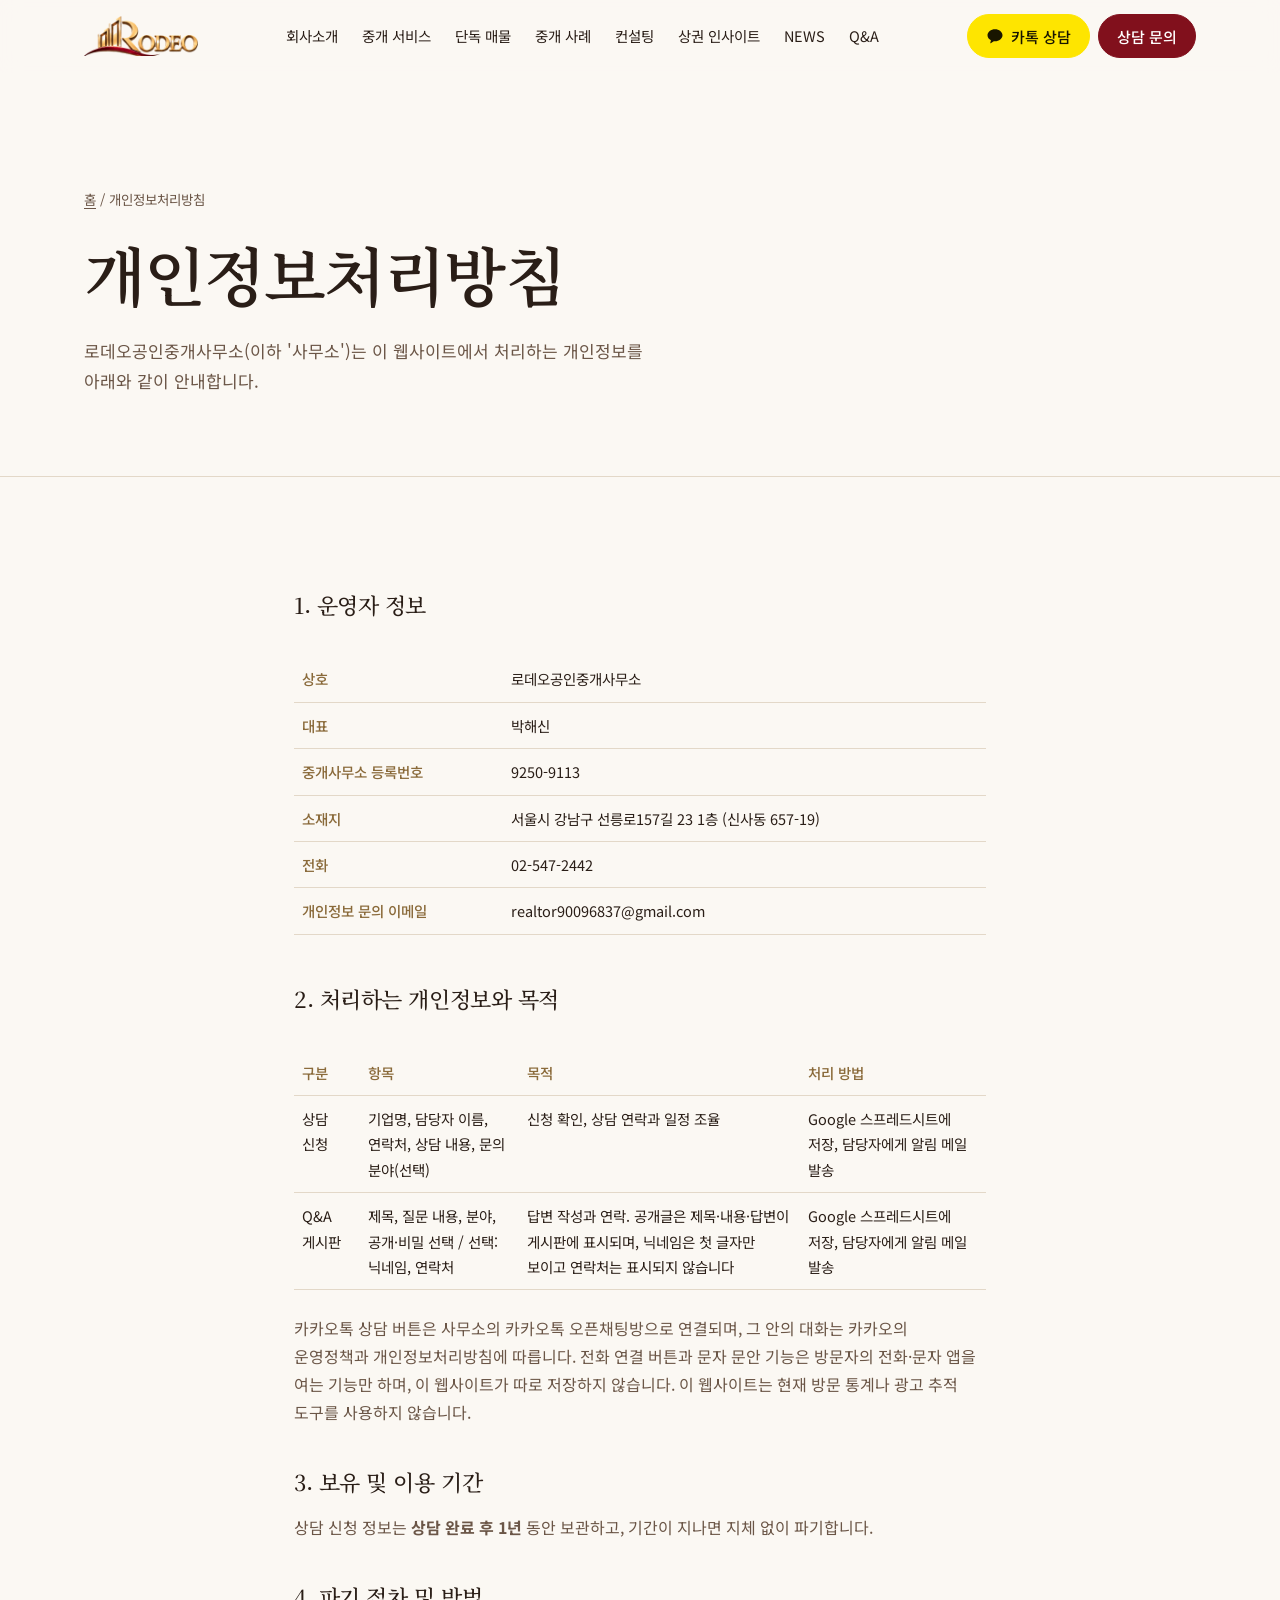
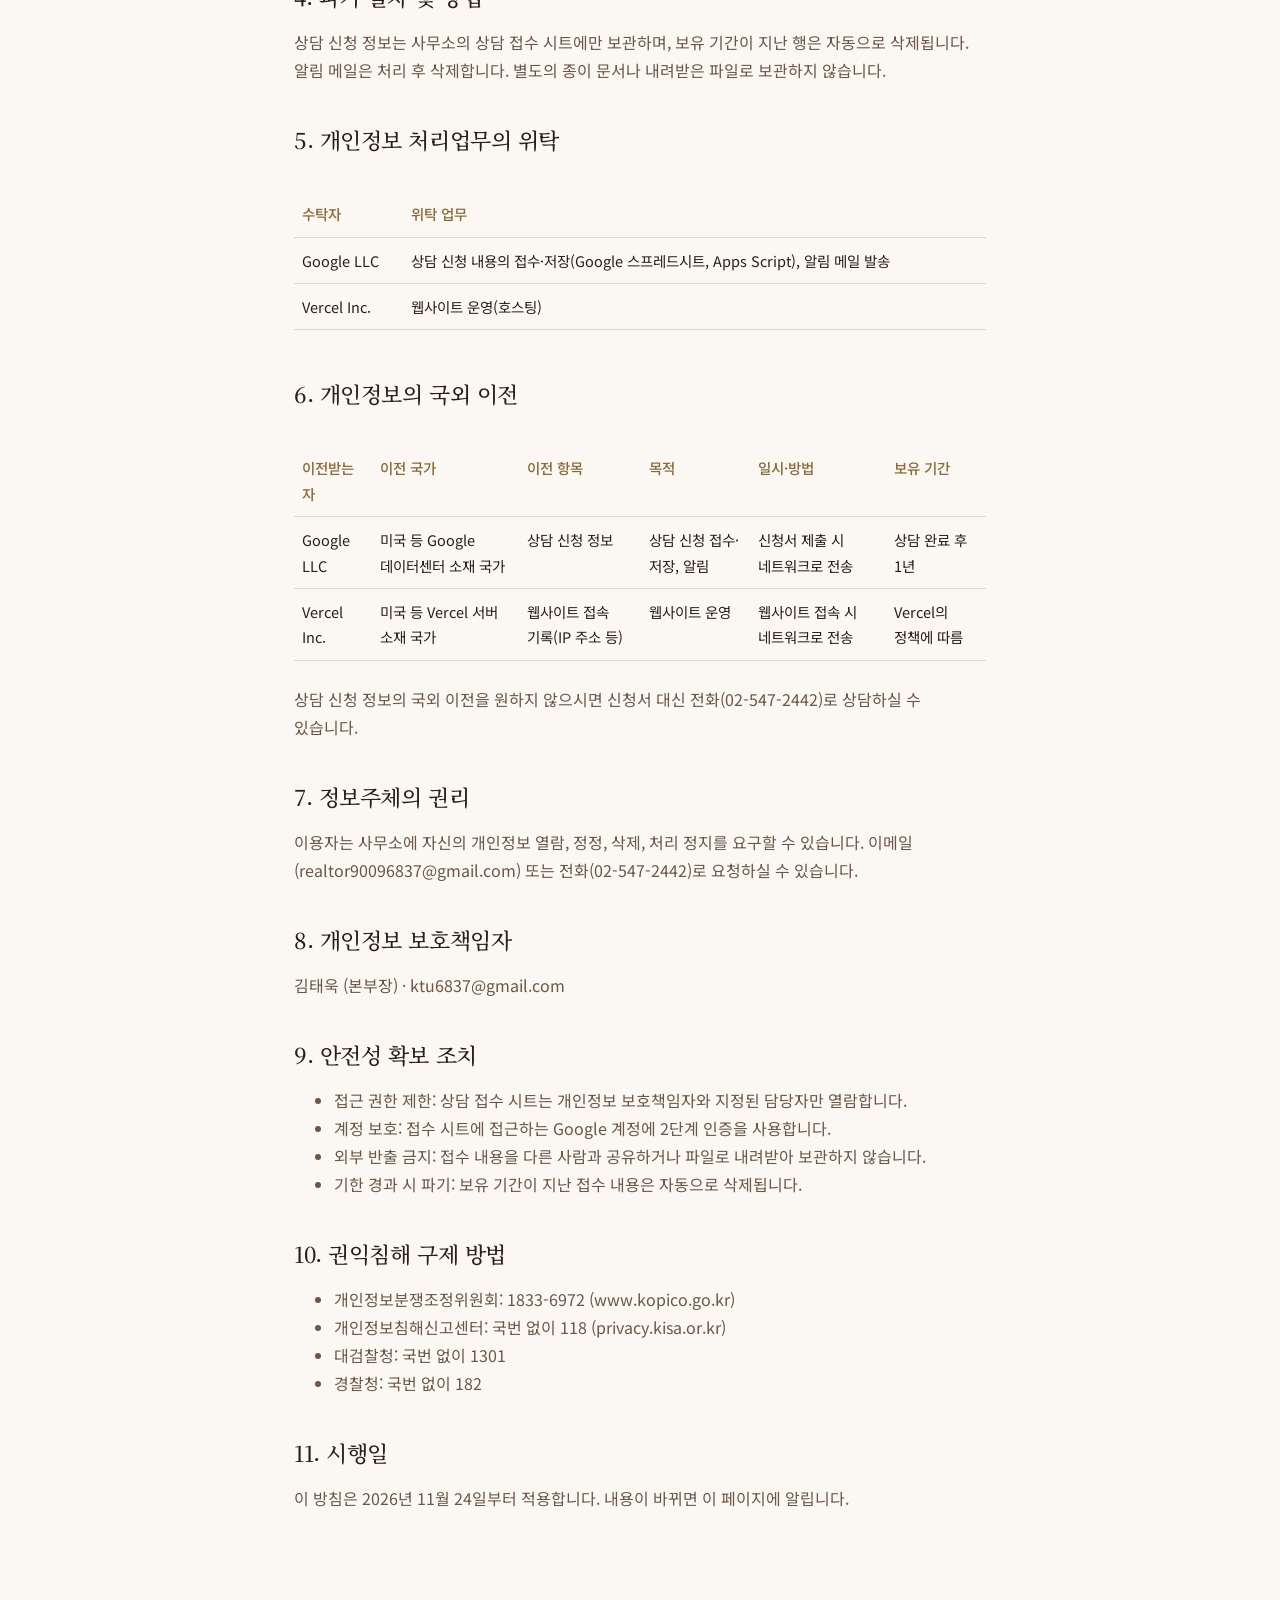
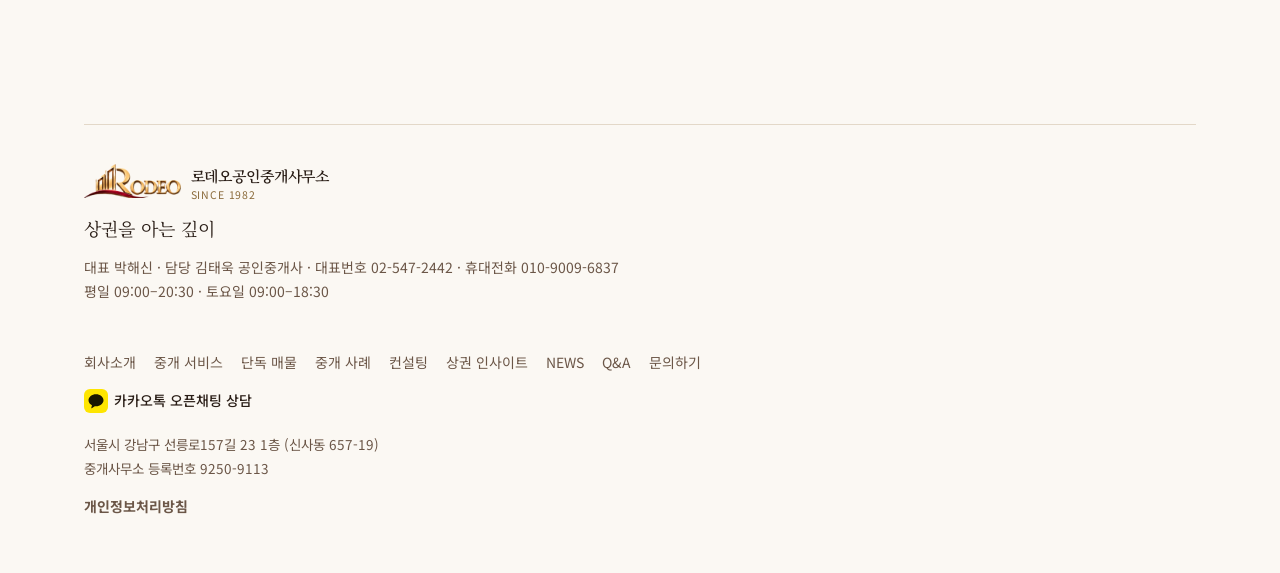
<file: privacy.html>
<!DOCTYPE html>
<html lang="ko">
<head>
<meta charset="utf-8">
<meta name="viewport" content="width=device-width, initial-scale=1">
<title>개인정보처리방침 · 로데오공인중개사무소</title>
<meta name="description" content="로데오공인중개사무소 개인정보처리방침">
<link rel="icon" href="media/emblem-r.png">
<link rel="preconnect" href="https://fonts.googleapis.com">
<link rel="stylesheet" href="https://fonts.googleapis.com/css2?family=Cormorant+Garamond:ital,wght@0,500;1,400;1,500&family=Noto+Sans+KR:wght@400;500;700&family=Noto+Serif+KR:wght@300;400;500;600&family=Gowun+Batang:wght@400;700&display=swap">
<link rel="stylesheet" href="assets/site.css">
</head>
<body data-page="privacy">
<header class="site" id="top"><div class="wrap hd">
 <a class="logo" href="index.html" aria-label="로데오공인중개사무소 홈"><img src="media/logo-rodeo.png" alt="RODEO" width="114" height="40"><span class="lt"><span data-site="name">로데오공인중개사무소</span><small data-site="since">SINCE 1982</small></span></a>
 <nav class="main" aria-label="주 메뉴"><a href="about.html">회사소개</a><a href="services.html">중개 서비스</a><a href="listings.html">단독 매물</a><a href="projects.html">중개 사례</a><a href="consulting.html">컨설팅</a><a href="insights.html">상권 인사이트</a><a href="news.html">NEWS</a><a href="qna.html">Q&amp;A</a></nav>
 <div class="hd-r"><a class="btn kakao" data-kakao href="https://open.kakao.com/o/se3nXtYi" target="_blank" rel="noopener"><svg class="ki" viewBox="0 0 24 24" aria-hidden="true"><path d="M12 3C6.5 3 2 6.6 2 11c0 2.8 1.8 5.3 4.6 6.7L5.7 21.2c-.1.3.3.6.6.4l4.1-2.7c.5.1 1 .1 1.6.1 5.5 0 10-3.6 10-8S17.5 3 12 3z" fill="currentColor"/></svg><span>카톡 상담</span></a><a class="btn cta" href="contact.html">상담 문의</a><button class="menu-btn" id="menuBtn" aria-expanded="false" aria-controls="drawer">메뉴</button></div>
</div></header>
<div class="drawer" id="drawer"><a href="index.html">홈</a><a href="about.html">회사소개</a><a href="services.html">중개 서비스</a><a href="listings.html">단독 매물</a><a href="projects.html">중개 사례</a><a href="consulting.html">컨설팅</a><a href="insights.html">상권 인사이트</a><a href="news.html">NEWS</a><a href="qna.html">Q&amp;A</a><a href="contact.html">문의하기</a><a class="btn kakao" data-kakao href="https://open.kakao.com/o/se3nXtYi" target="_blank" rel="noopener"><svg class="ki" viewBox="0 0 24 24" aria-hidden="true"><path d="M12 3C6.5 3 2 6.6 2 11c0 2.8 1.8 5.3 4.6 6.7L5.7 21.2c-.1.3.3.6.6.4l4.1-2.7c.5.1 1 .1 1.6.1 5.5 0 10-3.6 10-8S17.5 3 12 3z" fill="currentColor"/></svg><span>카카오톡으로 상담하기</span></a><a class="btn cta" href="contact.html">상담 문의</a></div>
<main>
<header class="phead"><div class="wrap"><p class="crumb"><a href="index.html">홈</a> / 개인정보처리방침</p>
<h1 class="ptitle">개인정보처리방침</h1><p class="lead">로데오공인중개사무소(이하 '사무소')는 이 웹사이트에서 처리하는 개인정보를 아래와 같이 안내합니다.</p></div></header>
<section class="sec"><div class="wrap policy">
<h2>1. 운영자 정보</h2>
<div class="scroll"><table><tbody>
<tr><th>상호</th><td data-site="name">로데오공인중개사무소</td></tr>
<tr><th>대표</th><td data-site="representative">박해신</td></tr>
<tr><th>중개사무소 등록번호</th><td data-site="registration_no">9250-9113</td></tr>
<tr><th>소재지</th><td data-site="address">서울시 강남구 선릉로157길 23 1층 (신사동 657-19)</td></tr>
<tr><th>전화</th><td data-site="phone">02-547-2442</td></tr>
<tr><th>개인정보 문의 이메일</th><td data-site="email">rodeo.apgujeon@gmail.com</td></tr>
</tbody></table></div>
<h2>2. 처리하는 개인정보와 목적</h2>
<div class="scroll"><table><thead><tr><th>구분</th><th>항목</th><th>목적</th><th>처리 방법</th></tr></thead><tbody>
<tr><td>상담 신청</td><td>기업명, 담당자 이름, 연락처, 상담 내용, 문의 분야(선택)</td><td>신청 확인, 상담 연락과 일정 조율</td><td>Google 스프레드시트에 저장, 담당자에게 알림 메일 발송</td></tr>
<tr><td>Q&amp;A 게시판</td><td>제목, 질문 내용, 분야, 공개·비밀 선택 / 선택: 닉네임, 연락처</td><td>답변 작성과 연락. 공개글은 제목·내용·답변이 게시판에 표시되며, 닉네임은 첫 글자만 보이고 연락처는 표시되지 않습니다</td><td>Google 스프레드시트에 저장, 담당자에게 알림 메일 발송</td></tr>
</tbody></table></div>
<p>카카오톡 상담 버튼은 사무소의 카카오톡 오픈채팅방으로 연결되며, 그 안의 대화는 카카오의 운영정책과 개인정보처리방침에 따릅니다. 전화 연결 버튼과 문자 문안 기능은 방문자의 전화·문자 앱을 여는 기능만 하며, 이 웹사이트가 따로 저장하지 않습니다. 이 웹사이트는 현재 방문 통계나 광고 추적 도구를 사용하지 않습니다.</p>
<h2>3. 보유 및 이용 기간</h2>
<p>상담 신청 정보는 <b data-site="privacy_retention">상담 완료 후 1년</b> 동안 보관하고, 기간이 지나면 지체 없이 파기합니다.</p>
<h2>4. 파기 절차 및 방법</h2>
<p>상담 신청 정보는 사무소의 상담 접수 시트에만 보관하며, 보유 기간이 지난 행은 자동으로 삭제됩니다. 알림 메일은 처리 후 삭제합니다. 별도의 종이 문서나 내려받은 파일로 보관하지 않습니다.</p>
<h2>5. 개인정보 처리업무의 위탁</h2>
<div class="scroll"><table><thead><tr><th>수탁자</th><th>위탁 업무</th></tr></thead><tbody>
<tr><td>Google LLC</td><td>상담 신청 내용의 접수·저장(Google 스프레드시트, Apps Script), 알림 메일 발송</td></tr>
<tr><td>Vercel Inc.</td><td>웹사이트 운영(호스팅)</td></tr>
</tbody></table></div>
<h2>6. 개인정보의 국외 이전</h2>
<div class="scroll"><table><thead><tr><th>이전받는 자</th><th>이전 국가</th><th>이전 항목</th><th>목적</th><th>일시·방법</th><th>보유 기간</th></tr></thead><tbody>
<tr><td>Google LLC</td><td>미국 등 Google 데이터센터 소재 국가</td><td>상담 신청 정보</td><td>상담 신청 접수·저장, 알림</td><td>신청서 제출 시 네트워크로 전송</td><td>상담 완료 후 1년</td></tr>
<tr><td>Vercel Inc.</td><td>미국 등 Vercel 서버 소재 국가</td><td>웹사이트 접속 기록(IP 주소 등)</td><td>웹사이트 운영</td><td>웹사이트 접속 시 네트워크로 전송</td><td>Vercel의 정책에 따름</td></tr>
</tbody></table></div>
<p>상담 신청 정보의 국외 이전을 원하지 않으시면 신청서 대신 전화(<span data-site="phone">02-547-2442</span>)로 상담하실 수 있습니다.</p>
<h2>7. 정보주체의 권리</h2>
<p>이용자는 사무소에 자신의 개인정보 열람, 정정, 삭제, 처리 정지를 요구할 수 있습니다. 이메일(<span data-site="email">rodeo.apgujeon@gmail.com</span>) 또는 전화(<span data-site="phone">02-547-2442</span>)로 요청하실 수 있습니다.</p>
<h2>8. 개인정보 보호책임자</h2>
<p data-site="privacy_officer">김태욱 (본부장) · ktu6837@gmail.com</p>
<h2>9. 안전성 확보 조치</h2>
<ul><li>접근 권한 제한: 상담 접수 시트는 개인정보 보호책임자와 지정된 담당자만 열람합니다.</li><li>계정 보호: 접수 시트에 접근하는 Google 계정에 2단계 인증을 사용합니다.</li><li>외부 반출 금지: 접수 내용을 다른 사람과 공유하거나 파일로 내려받아 보관하지 않습니다.</li><li>기한 경과 시 파기: 보유 기간이 지난 접수 내용은 자동으로 삭제됩니다.</li></ul>
<h2>10. 권익침해 구제 방법</h2>
<ul><li>개인정보분쟁조정위원회: 1833-6972 (www.kopico.go.kr)</li><li>개인정보침해신고센터: 국번 없이 118 (privacy.kisa.or.kr)</li><li>대검찰청: 국번 없이 1301</li><li>경찰청: 국번 없이 182</li></ul>
<h2>11. 시행일</h2>
<p>이 방침은 2026년 11월 24일부터 적용합니다. 내용이 바뀌면 이 페이지에 알립니다.</p>
</div></section>
</main>
<footer><div class="wrap"><div class="ft">
 <div><a class="logo" href="index.html" aria-label="로데오공인중개사무소 홈"><img src="media/logo-rodeo.png" alt="RODEO" width="114" height="40"><span class="lt"><span data-site="name">로데오공인중개사무소</span><small data-site="since">SINCE 1982</small></span></a><p class="slogan" data-site="slogan">상권을 아는 깊이</p><p>대표 <span data-site="representative">박해신</span> · 담당 <span data-site="broker">김태욱</span> 공인중개사 · 대표번호 <a data-tel href="tel:025472442" data-site="phone">02-547-2442</a> · 휴대전화 <span data-site="mobile">010-9009-6837</span><br><span data-site="hours">평일 09:00–20:30 · 토요일 09:00–18:30</span></p></div>
 <div><nav aria-label="하단 메뉴"><a href="about.html">회사소개</a><a href="services.html">중개 서비스</a><a href="listings.html">단독 매물</a><a href="projects.html">중개 사례</a><a href="consulting.html">컨설팅</a><a href="insights.html">상권 인사이트</a><a href="news.html">NEWS</a><a href="qna.html">Q&amp;A</a><a href="contact.html">문의하기</a></nav><p><a class="klink" data-kakao href="https://open.kakao.com/o/se3nXtYi" target="_blank" rel="noopener"><svg class="ki" viewBox="0 0 24 24" aria-hidden="true"><path d="M12 3C6.5 3 2 6.6 2 11c0 2.8 1.8 5.3 4.6 6.7L5.7 21.2c-.1.3.3.6.6.4l4.1-2.7c.5.1 1 .1 1.6.1 5.5 0 10-3.6 10-8S17.5 3 12 3z" fill="currentColor"/></svg>카카오톡 오픈채팅 상담</a></p><p class="legal" id="legal"></p><p><a href="privacy.html"><b>개인정보처리방침</b></a></p></div>
</div></div></footer>
<div class="bar"><a class="btn" data-tel href="tel:025472442">전화</a><a class="btn kakao" data-kakao href="https://open.kakao.com/o/se3nXtYi" target="_blank" rel="noopener"><svg class="ki" viewBox="0 0 24 24" aria-hidden="true"><path d="M12 3C6.5 3 2 6.6 2 11c0 2.8 1.8 5.3 4.6 6.7L5.7 21.2c-.1.3.3.6.6.4l4.1-2.7c.5.1 1 .1 1.6.1 5.5 0 10-3.6 10-8S17.5 3 12 3z" fill="currentColor"/></svg><span>카톡 상담</span></a><a class="btn cta" href="contact.html">상담 신청</a></div>
<script src="assets/site.js"></script>
</body>
</html>
</file>
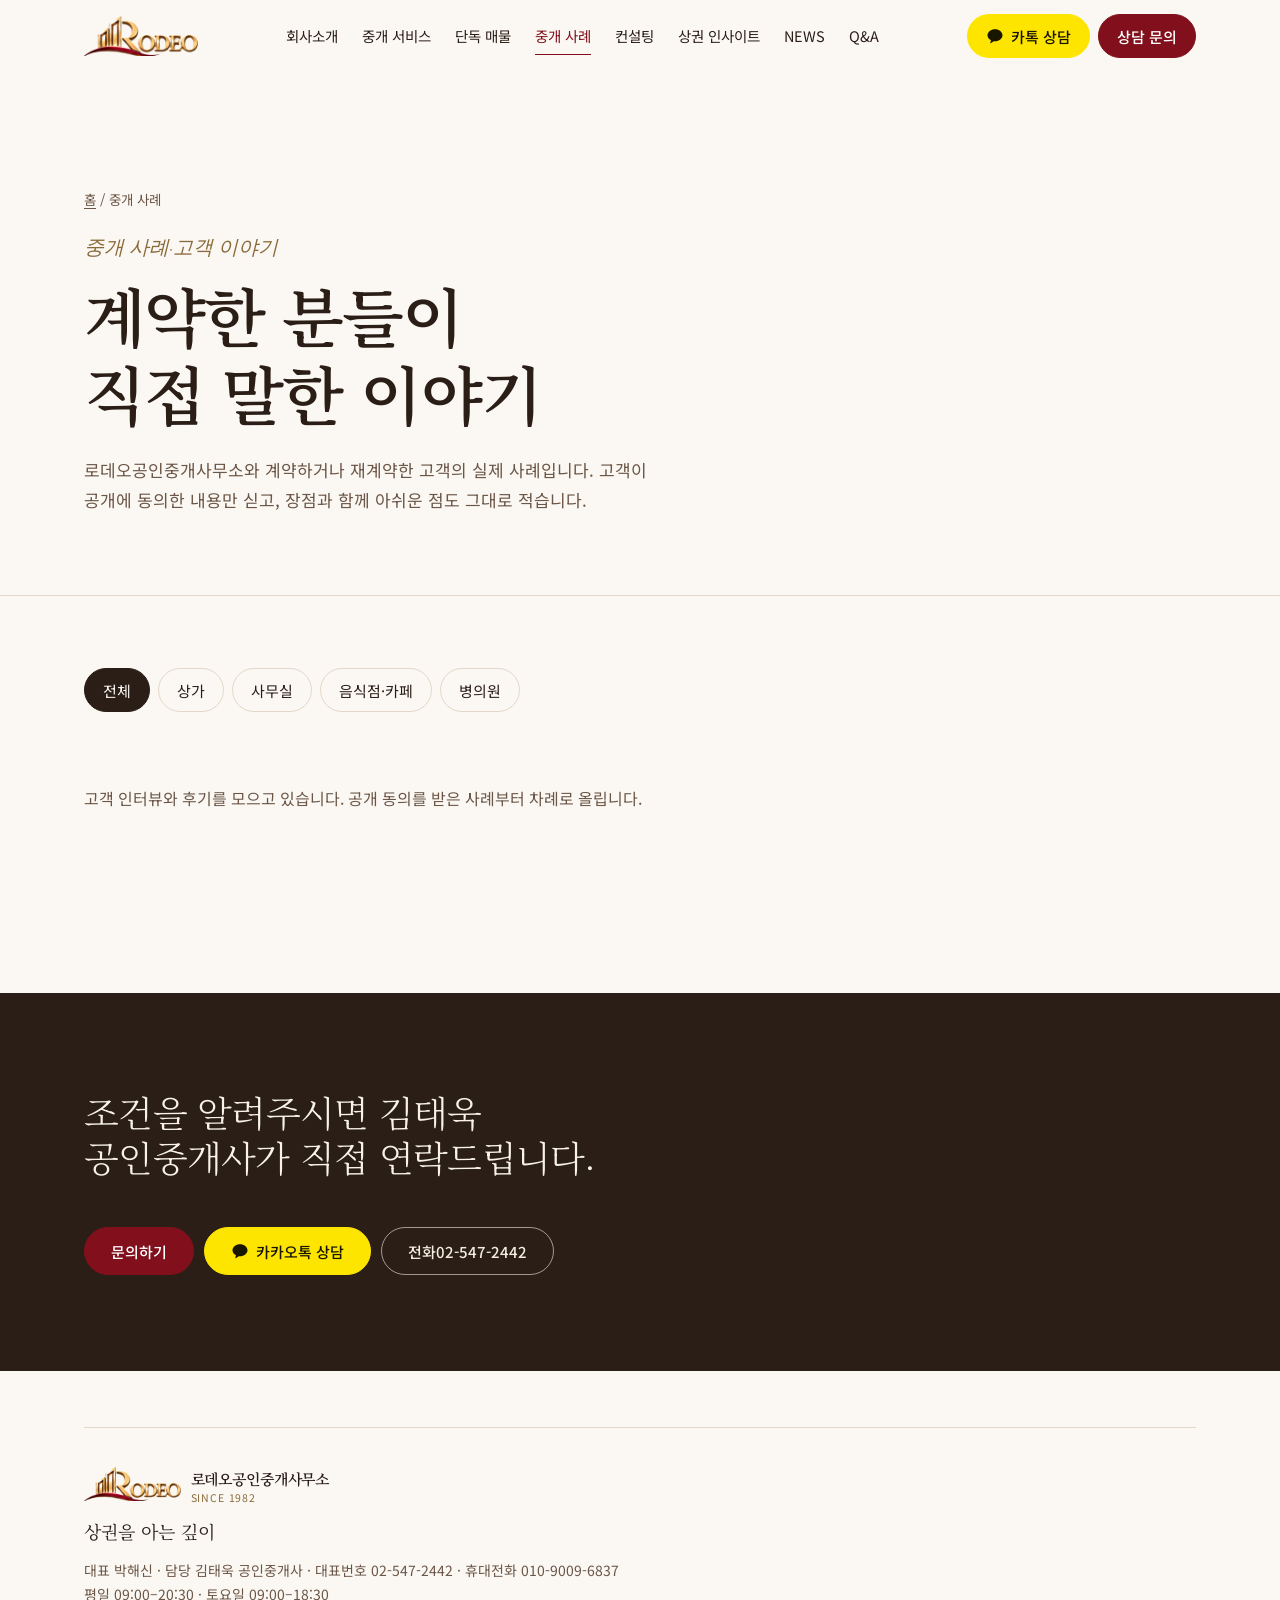
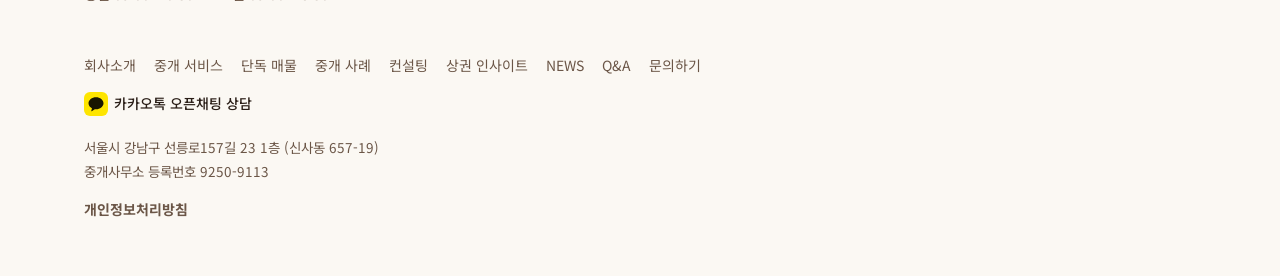
<file: projects.html>
<!DOCTYPE html>
<html lang="ko">
<head>
<meta charset="utf-8">
<meta name="viewport" content="width=device-width, initial-scale=1">
<title>중개 사례 · 로데오공인중개사무소</title>
<meta name="description" content="고객이 직접 말한 장점과 아쉬운 점을 담은 중개 사례">
<link rel="icon" href="media/emblem-r.png">
<link rel="preconnect" href="https://fonts.googleapis.com">
<link rel="stylesheet" href="https://fonts.googleapis.com/css2?family=Cormorant+Garamond:ital,wght@0,500;1,400;1,500&family=Noto+Sans+KR:wght@400;500;700&family=Noto+Serif+KR:wght@300;400;500;600&family=Gowun+Batang:wght@400;700&display=swap">
<link rel="stylesheet" href="assets/site.css">
</head>
<body data-page="projects">
<header class="site" id="top"><div class="wrap hd">
 <a class="logo" href="index.html" aria-label="로데오공인중개사무소 홈"><img src="media/logo-rodeo.png" alt="RODEO" width="114" height="40"><span class="lt"><span data-site="name">로데오공인중개사무소</span><small data-site="since">SINCE 1982</small></span></a>
 <nav class="main" aria-label="주 메뉴"><a href="about.html">회사소개</a><a href="services.html">중개 서비스</a><a href="listings.html">단독 매물</a><a href="projects.html" aria-current=page>중개 사례</a><a href="consulting.html">컨설팅</a><a href="insights.html">상권 인사이트</a><a href="news.html">NEWS</a><a href="qna.html">Q&amp;A</a></nav>
 <div class="hd-r"><a class="btn kakao" data-kakao href="https://open.kakao.com/o/se3nXtYi" target="_blank" rel="noopener"><svg class="ki" viewBox="0 0 24 24" aria-hidden="true"><path d="M12 3C6.5 3 2 6.6 2 11c0 2.8 1.8 5.3 4.6 6.7L5.7 21.2c-.1.3.3.6.6.4l4.1-2.7c.5.1 1 .1 1.6.1 5.5 0 10-3.6 10-8S17.5 3 12 3z" fill="currentColor"/></svg><span>카톡 상담</span></a><a class="btn cta" href="contact.html">상담 문의</a><button class="menu-btn" id="menuBtn" aria-expanded="false" aria-controls="drawer">메뉴</button></div>
</div></header>
<div class="drawer" id="drawer"><a href="index.html">홈</a><a href="about.html">회사소개</a><a href="services.html">중개 서비스</a><a href="listings.html">단독 매물</a><a href="projects.html" aria-current=page>중개 사례</a><a href="consulting.html">컨설팅</a><a href="insights.html">상권 인사이트</a><a href="news.html">NEWS</a><a href="qna.html">Q&amp;A</a><a href="contact.html">문의하기</a><a class="btn kakao" data-kakao href="https://open.kakao.com/o/se3nXtYi" target="_blank" rel="noopener"><svg class="ki" viewBox="0 0 24 24" aria-hidden="true"><path d="M12 3C6.5 3 2 6.6 2 11c0 2.8 1.8 5.3 4.6 6.7L5.7 21.2c-.1.3.3.6.6.4l4.1-2.7c.5.1 1 .1 1.6.1 5.5 0 10-3.6 10-8S17.5 3 12 3z" fill="currentColor"/></svg><span>카카오톡으로 상담하기</span></a><a class="btn cta" href="contact.html">상담 문의</a></div>
<main>
<header class="phead"><div class="wrap"><p class="crumb"><a href="index.html">홈</a> / 중개 사례</p><p class="eyebrow">중개 사례·고객 이야기</p>
<h1 class="ptitle">계약한 분들이<br>직접 말한 이야기</h1><p class="lead">로데오공인중개사무소와 계약하거나 재계약한 고객의 실제 사례입니다. 고객이 공개에 동의한 내용만 싣고, 장점과 함께 아쉬운 점도 그대로 적습니다.</p></div></header>
<section class="sec"><div class="wrap">
 <div class="filters" role="tablist" aria-label="사례 분류"><button role="tab" aria-selected="true" data-f="all">전체</button><button role="tab" aria-selected="false" data-f="shop">상가</button><button role="tab" aria-selected="false" data-f="office">사무실</button><button role="tab" aria-selected="false" data-f="food">음식점·카페</button><button role="tab" aria-selected="false" data-f="clinic">병의원</button></div>
 <div class="cases" id="cases"></div>
 <p class="empty" id="casesEmpty" hidden>고객 인터뷰와 후기를 모으고 있습니다. 공개 동의를 받은 사례부터 차례로 올립니다.</p>
</div></section>
<div id="caseDetail"></div>
<div class="lightbox" id="lightbox" role="dialog" aria-modal="true" aria-label="매물 포스터" hidden><div class="lb-in"><div id="lbImg"></div><button class="btn lb-x" type="button" id="lbClose">닫기</button></div></div>
<section class="ctaband"><div class="wrap ctab"><h2>조건을 알려주시면 김태욱 공인중개사가 직접 연락드립니다.</h2>
<div class="acts"><a class="btn cta" href="contact.html">문의하기</a><a class="btn kakao" data-kakao href="https://open.kakao.com/o/se3nXtYi" target="_blank" rel="noopener"><svg class="ki" viewBox="0 0 24 24" aria-hidden="true"><path d="M12 3C6.5 3 2 6.6 2 11c0 2.8 1.8 5.3 4.6 6.7L5.7 21.2c-.1.3.3.6.6.4l4.1-2.7c.5.1 1 .1 1.6.1 5.5 0 10-3.6 10-8S17.5 3 12 3z" fill="currentColor"/></svg><span>카카오톡 상담</span></a><a class="btn light" data-tel href="tel:025472442">전화 <span data-site="phone">02-547-2442</span></a></div></div></section>
</main>
<footer><div class="wrap"><div class="ft">
 <div><a class="logo" href="index.html" aria-label="로데오공인중개사무소 홈"><img src="media/logo-rodeo.png" alt="RODEO" width="114" height="40"><span class="lt"><span data-site="name">로데오공인중개사무소</span><small data-site="since">SINCE 1982</small></span></a><p class="slogan" data-site="slogan">상권을 아는 깊이</p><p>대표 <span data-site="representative">박해신</span> · 담당 <span data-site="broker">김태욱</span> 공인중개사 · 대표번호 <a data-tel href="tel:025472442" data-site="phone">02-547-2442</a> · 휴대전화 <span data-site="mobile">010-9009-6837</span><br><span data-site="hours">평일 09:00–20:30 · 토요일 09:00–18:30</span></p></div>
 <div><nav aria-label="하단 메뉴"><a href="about.html">회사소개</a><a href="services.html">중개 서비스</a><a href="listings.html">단독 매물</a><a href="projects.html">중개 사례</a><a href="consulting.html">컨설팅</a><a href="insights.html">상권 인사이트</a><a href="news.html">NEWS</a><a href="qna.html">Q&amp;A</a><a href="contact.html">문의하기</a></nav><p><a class="klink" data-kakao href="https://open.kakao.com/o/se3nXtYi" target="_blank" rel="noopener"><svg class="ki" viewBox="0 0 24 24" aria-hidden="true"><path d="M12 3C6.5 3 2 6.6 2 11c0 2.8 1.8 5.3 4.6 6.7L5.7 21.2c-.1.3.3.6.6.4l4.1-2.7c.5.1 1 .1 1.6.1 5.5 0 10-3.6 10-8S17.5 3 12 3z" fill="currentColor"/></svg>카카오톡 오픈채팅 상담</a></p><p class="legal" id="legal"></p><p><a href="privacy.html"><b>개인정보처리방침</b></a></p></div>
</div></div></footer>
<div class="bar"><a class="btn" data-tel href="tel:025472442">전화</a><a class="btn kakao" data-kakao href="https://open.kakao.com/o/se3nXtYi" target="_blank" rel="noopener"><svg class="ki" viewBox="0 0 24 24" aria-hidden="true"><path d="M12 3C6.5 3 2 6.6 2 11c0 2.8 1.8 5.3 4.6 6.7L5.7 21.2c-.1.3.3.6.6.4l4.1-2.7c.5.1 1 .1 1.6.1 5.5 0 10-3.6 10-8S17.5 3 12 3z" fill="currentColor"/></svg><span>카톡 상담</span></a><a class="btn cta" href="contact.html">상담 신청</a></div>
<script src="assets/site.js"></script>
</body>
</html>
</file>
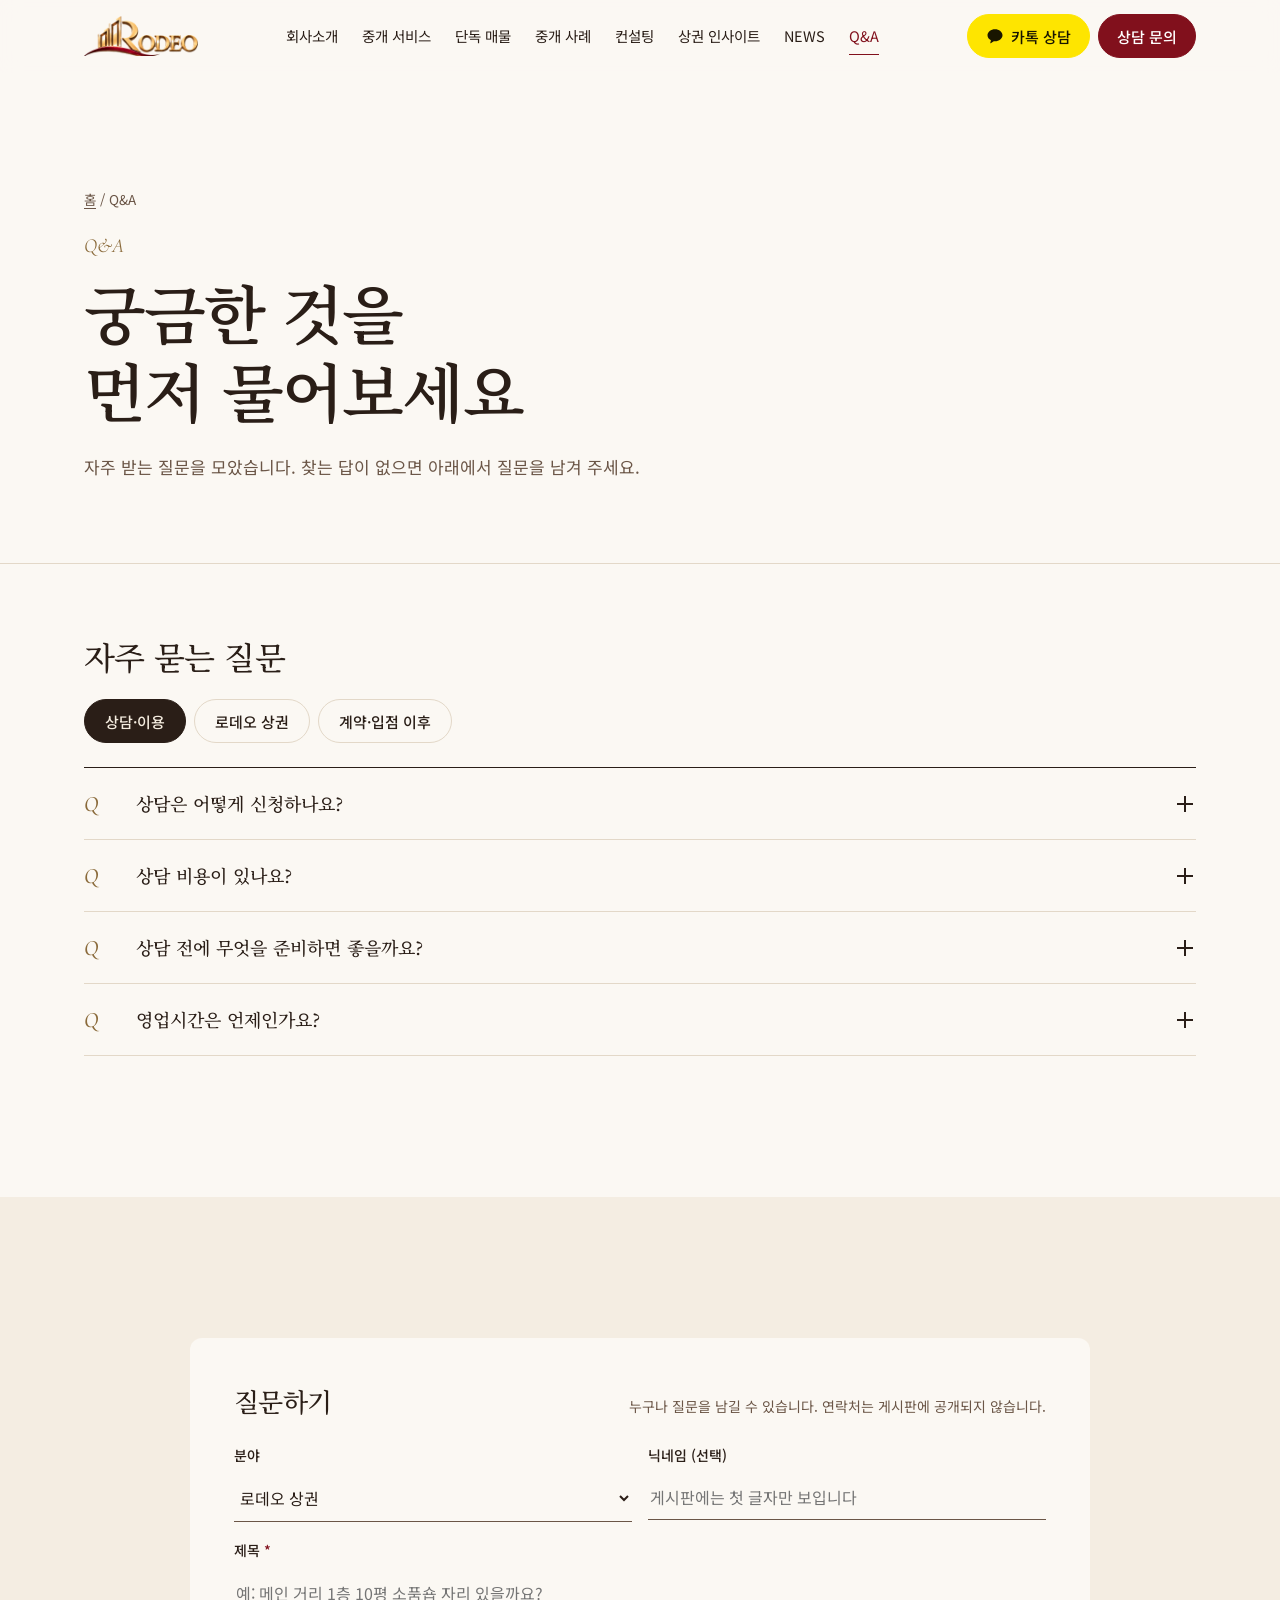
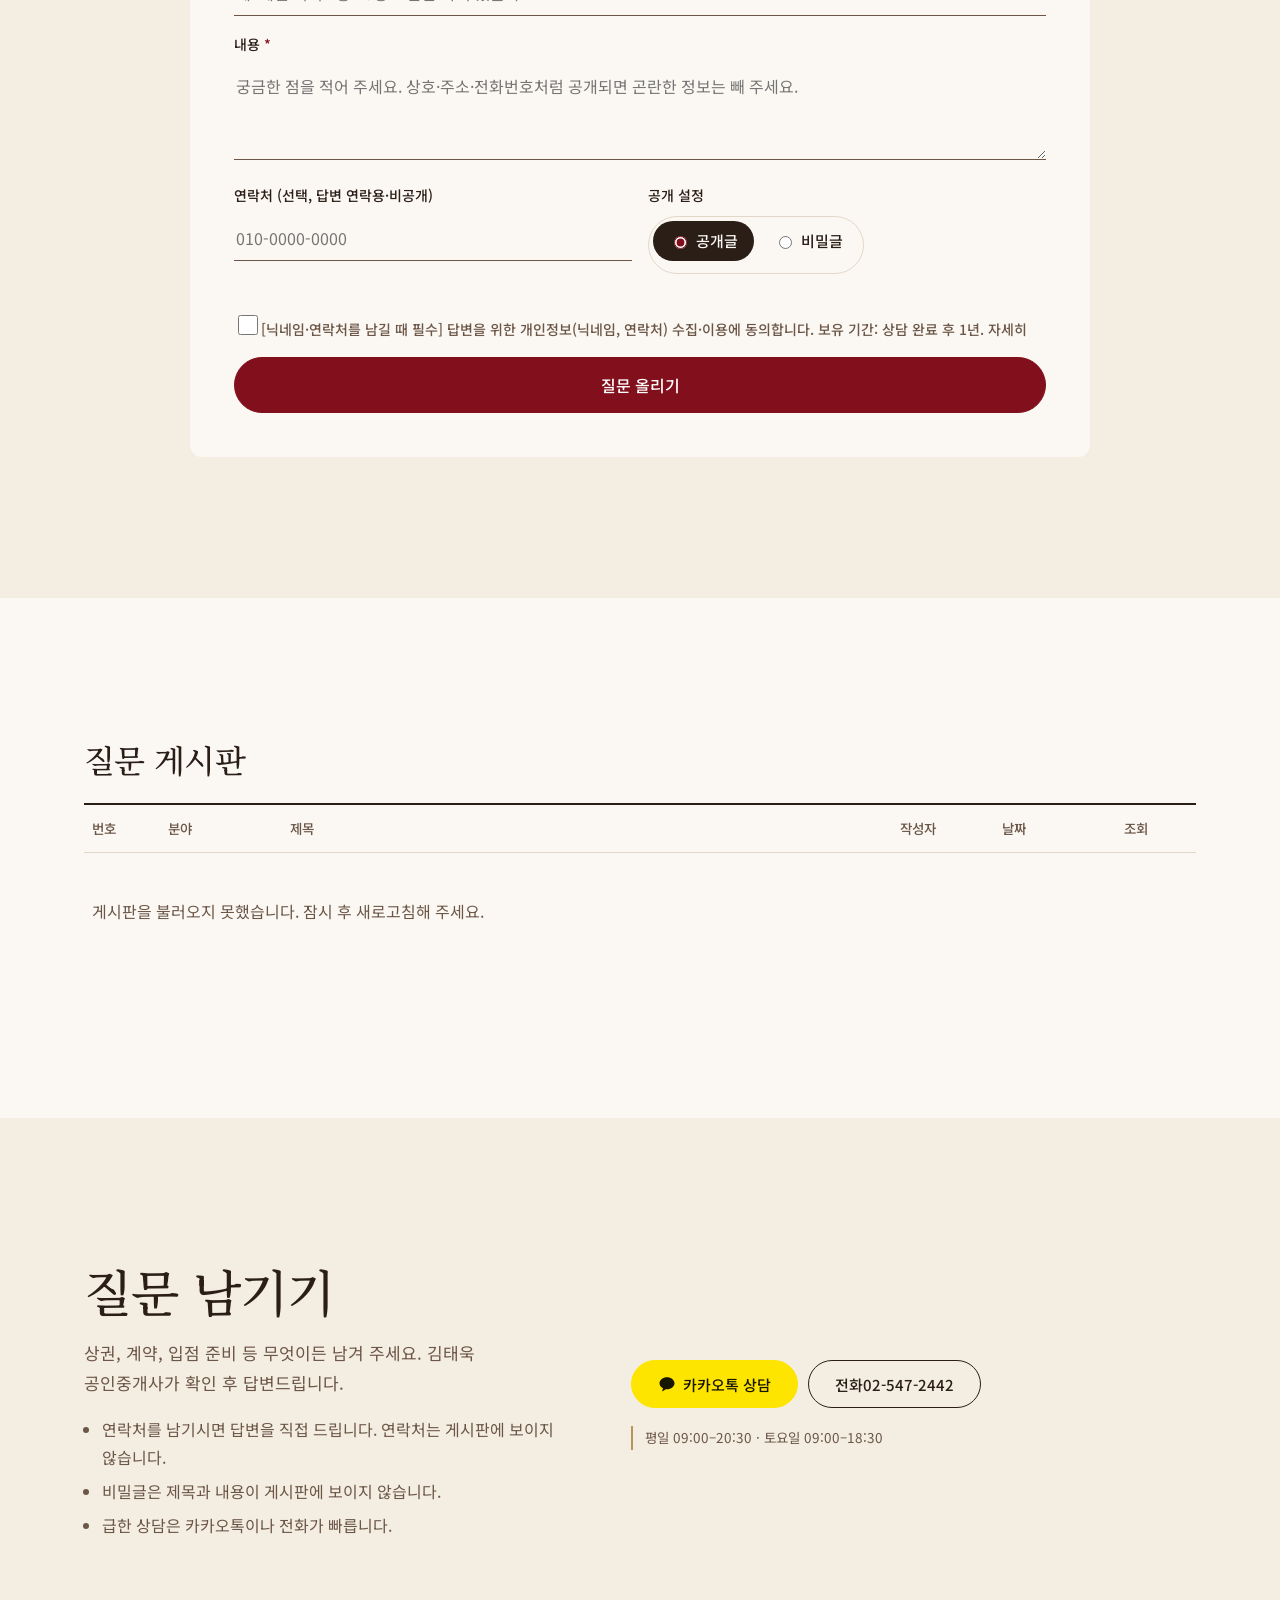
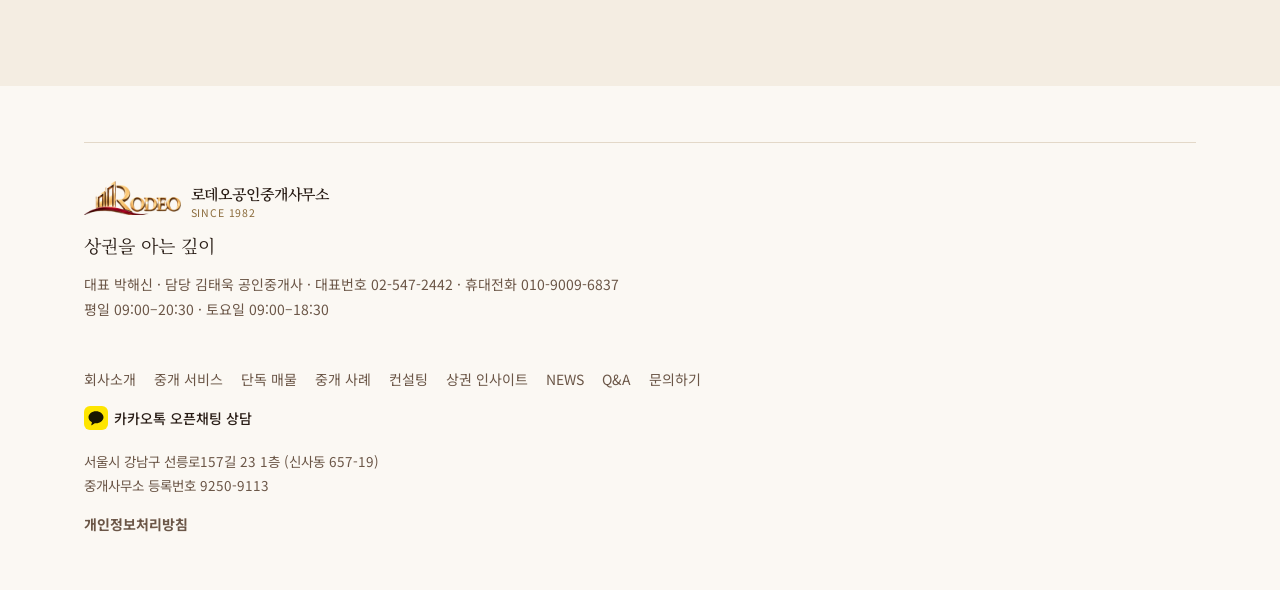
<file: qna.html>
<!DOCTYPE html>
<html lang="ko">
<head>
<meta charset="utf-8">
<meta name="viewport" content="width=device-width, initial-scale=1">
<title>Q&A · 로데오공인중개사무소</title>
<meta name="description" content="자주 묻는 질문과 질문하기">
<link rel="icon" href="media/emblem-r.png">
<link rel="preconnect" href="https://fonts.googleapis.com">
<link rel="stylesheet" href="https://fonts.googleapis.com/css2?family=Cormorant+Garamond:ital,wght@0,500;1,400;1,500&family=Noto+Sans+KR:wght@400;500;700&family=Noto+Serif+KR:wght@300;400;500;600&family=Gowun+Batang:wght@400;700&display=swap">
<link rel="stylesheet" href="assets/site.css">
</head>
<body data-page="qna">
<header class="site" id="top"><div class="wrap hd">
 <a class="logo" href="index.html" aria-label="로데오공인중개사무소 홈"><img src="media/logo-rodeo.png" alt="RODEO" width="114" height="40"><span class="lt"><span data-site="name">로데오공인중개사무소</span><small data-site="since">SINCE 1982</small></span></a>
 <nav class="main" aria-label="주 메뉴"><a href="about.html">회사소개</a><a href="services.html">중개 서비스</a><a href="listings.html">단독 매물</a><a href="projects.html">중개 사례</a><a href="consulting.html">컨설팅</a><a href="insights.html">상권 인사이트</a><a href="news.html">NEWS</a><a href="qna.html" aria-current=page>Q&amp;A</a></nav>
 <div class="hd-r"><a class="btn kakao" data-kakao href="https://open.kakao.com/o/se3nXtYi" target="_blank" rel="noopener"><svg class="ki" viewBox="0 0 24 24" aria-hidden="true"><path d="M12 3C6.5 3 2 6.6 2 11c0 2.8 1.8 5.3 4.6 6.7L5.7 21.2c-.1.3.3.6.6.4l4.1-2.7c.5.1 1 .1 1.6.1 5.5 0 10-3.6 10-8S17.5 3 12 3z" fill="currentColor"/></svg><span>카톡 상담</span></a><a class="btn cta" href="contact.html">상담 문의</a><button class="menu-btn" id="menuBtn" aria-expanded="false" aria-controls="drawer">메뉴</button></div>
</div></header>
<div class="drawer" id="drawer"><a href="index.html">홈</a><a href="about.html">회사소개</a><a href="services.html">중개 서비스</a><a href="listings.html">단독 매물</a><a href="projects.html">중개 사례</a><a href="consulting.html">컨설팅</a><a href="insights.html">상권 인사이트</a><a href="news.html">NEWS</a><a href="qna.html" aria-current=page>Q&amp;A</a><a href="contact.html">문의하기</a><a class="btn kakao" data-kakao href="https://open.kakao.com/o/se3nXtYi" target="_blank" rel="noopener"><svg class="ki" viewBox="0 0 24 24" aria-hidden="true"><path d="M12 3C6.5 3 2 6.6 2 11c0 2.8 1.8 5.3 4.6 6.7L5.7 21.2c-.1.3.3.6.6.4l4.1-2.7c.5.1 1 .1 1.6.1 5.5 0 10-3.6 10-8S17.5 3 12 3z" fill="currentColor"/></svg><span>카카오톡으로 상담하기</span></a><a class="btn cta" href="contact.html">상담 문의</a></div>
<main>
<header class="phead"><div class="wrap"><p class="crumb"><a href="index.html">홈</a> / Q&amp;A</p><p class="eyebrow">Q&amp;A</p>
<h1 class="ptitle">궁금한 것을<br>먼저 물어보세요</h1><p class="lead" id="qnaIntro"></p></div></header>
<section class="sec"><div class="wrap">
 <h2 class="sh">자주 묻는 질문</h2>
 <div class="qtabs" role="tablist" aria-label="질문 묶음" id="qtabs"></div>
 <div class="faq" id="faq"></div>
</div></section>
<section class="sec tint" id="write"><div class="wrap">
 <form id="qform" class="qform" novalidate>
  <div class="qf-head"><h2 class="fh">질문하기</h2><p class="hint" id="qMode">누구나 질문을 남길 수 있습니다. 연락처는 게시판에 공개되지 않습니다.</p></div>
  <div class="hp" aria-hidden="true"><label for="qwebsite">웹사이트</label><input id="qwebsite" type="text" tabindex="-1" autocomplete="off"></div>
  <div class="grid2">
   <div class="f"><label for="qfield">분야</label><select id="qfield"><option>로데오 상권</option><option>매장·상가 임대</option><option>사무실·쇼룸</option><option>병의원 개원</option><option>공실 임대</option><option>건물·상가 매매</option><option>계약·입점 이후</option><option>기타</option></select></div>
   <div class="f"><label for="qnick">닉네임 (선택)</label><input id="qnick" type="text" maxlength="20" placeholder="게시판에는 첫 글자만 보입니다"></div>
  </div>
  <div class="f" id="fQT"><label for="qtitle">제목&nbsp;<i>*</i></label><input id="qtitle" type="text" maxlength="80" placeholder="예: 메인 거리 1층 10평 소품숍 자리 있을까요?"><p class="err">제목을 입력해 주세요.</p></div>
  <div class="f" id="fQ"><label for="qtext">내용&nbsp;<i>*</i></label><textarea id="qtext" maxlength="1500" placeholder="궁금한 점을 적어 주세요. 상호·주소·전화번호처럼 공개되면 곤란한 정보는 빼 주세요."></textarea><p class="err">내용을 입력해 주세요.</p></div>
  <div class="grid2">
   <div class="f" id="fQPhone"><label for="qphone">연락처 (선택, 답변 연락용·비공개)</label><input id="qphone" type="tel" maxlength="20" placeholder="010-0000-0000"><p class="err">연락처를 010-0000-0000 형식으로 입력해 주세요.</p></div>
   <div class="f"><span class="lab">공개 설정</span><div class="seg" role="radiogroup" aria-label="공개 설정"><label><input type="radio" name="qvis" value="public" checked> 공개글</label><label><input type="radio" name="qvis" value="secret"> 비밀글</label></div></div>
  </div>
  <div class="f consent" id="fQAgree"><label class="agree"><input type="checkbox" id="qagree"><span>[닉네임·연락처를 남길 때 필수] 답변을 위한 개인정보(닉네임, 연락처) 수집·이용에 동의합니다. 보유 기간: <span data-site="privacy_retention">상담 완료 후 1년</span>. <a href="privacy.html">자세히</a></span></label><p class="err">닉네임이나 연락처를 남기시려면 동의해 주세요.</p></div>
  <div class="qf-foot"><button class="btn cta" type="submit" id="qBtn">질문 올리기</button><p class="status" id="qStatus" role="status" aria-live="polite" hidden></p></div>
 </form>
</div></section>
<section class="sec" id="board"><div class="wrap">
 <div class="bhead"><h2 class="sh">질문 게시판</h2><p class="bcount" id="bcount"></p></div>
 <div class="board" role="table" aria-label="질문 게시판">
  <div class="brow bth" role="row"><span role="columnheader">번호</span><span role="columnheader">분야</span><span role="columnheader">제목</span><span role="columnheader">작성자</span><span role="columnheader">날짜</span><span role="columnheader">조회</span></div>
  <div id="blist"></div>
 </div>
 <p class="bempty" id="bempty" hidden>아직 올라온 질문이 없습니다. 첫 질문을 남겨 주세요.</p>
 <p class="bempty" id="berr" hidden>게시판을 불러오지 못했습니다. 잠시 후 새로고침해 주세요.</p>
 <div class="bmore"><button class="btn" type="button" id="bmore" hidden>더보기</button></div>
</div></section>
<section class="sec tint askinfo"><div class="wrap cs">
 <div><h2>질문 남기기</h2><p class="lead">상권, 계약, 입점 준비 등 무엇이든 남겨 주세요. 김태욱 공인중개사가 확인 후 답변드립니다.</p>
  <ul class="checks"><li>연락처를 남기시면 답변을 직접 드립니다. 연락처는 게시판에 보이지 않습니다.</li><li>비밀글은 제목과 내용이 게시판에 보이지 않습니다.</li><li>급한 상담은 카카오톡이나 전화가 빠릅니다.</li></ul></div>
 <div class="askacts"><div class="acts"><a class="btn kakao" data-kakao href="https://open.kakao.com/o/se3nXtYi" target="_blank" rel="noopener"><svg class="ki" viewBox="0 0 24 24" aria-hidden="true"><path d="M12 3C6.5 3 2 6.6 2 11c0 2.8 1.8 5.3 4.6 6.7L5.7 21.2c-.1.3.3.6.6.4l4.1-2.7c.5.1 1 .1 1.6.1 5.5 0 10-3.6 10-8S17.5 3 12 3z" fill="currentColor"/></svg><span>카카오톡 상담</span></a><a class="btn" data-tel href="tel:025472442">전화 <span data-site="phone">02-547-2442</span></a></div><p class="note">평일 09:00–20:30 · 토요일 09:00–18:30</p></div>
</div></section>
</main>
<footer><div class="wrap"><div class="ft">
 <div><a class="logo" href="index.html" aria-label="로데오공인중개사무소 홈"><img src="media/logo-rodeo.png" alt="RODEO" width="114" height="40"><span class="lt"><span data-site="name">로데오공인중개사무소</span><small data-site="since">SINCE 1982</small></span></a><p class="slogan" data-site="slogan">상권을 아는 깊이</p><p>대표 <span data-site="representative">박해신</span> · 담당 <span data-site="broker">김태욱</span> 공인중개사 · 대표번호 <a data-tel href="tel:025472442" data-site="phone">02-547-2442</a> · 휴대전화 <span data-site="mobile">010-9009-6837</span><br><span data-site="hours">평일 09:00–20:30 · 토요일 09:00–18:30</span></p></div>
 <div><nav aria-label="하단 메뉴"><a href="about.html">회사소개</a><a href="services.html">중개 서비스</a><a href="listings.html">단독 매물</a><a href="projects.html">중개 사례</a><a href="consulting.html">컨설팅</a><a href="insights.html">상권 인사이트</a><a href="news.html">NEWS</a><a href="qna.html">Q&amp;A</a><a href="contact.html">문의하기</a></nav><p><a class="klink" data-kakao href="https://open.kakao.com/o/se3nXtYi" target="_blank" rel="noopener"><svg class="ki" viewBox="0 0 24 24" aria-hidden="true"><path d="M12 3C6.5 3 2 6.6 2 11c0 2.8 1.8 5.3 4.6 6.7L5.7 21.2c-.1.3.3.6.6.4l4.1-2.7c.5.1 1 .1 1.6.1 5.5 0 10-3.6 10-8S17.5 3 12 3z" fill="currentColor"/></svg>카카오톡 오픈채팅 상담</a></p><p class="legal" id="legal"></p><p><a href="privacy.html"><b>개인정보처리방침</b></a></p></div>
</div></div></footer>
<div class="bar"><a class="btn" data-tel href="tel:025472442">전화</a><a class="btn kakao" data-kakao href="https://open.kakao.com/o/se3nXtYi" target="_blank" rel="noopener"><svg class="ki" viewBox="0 0 24 24" aria-hidden="true"><path d="M12 3C6.5 3 2 6.6 2 11c0 2.8 1.8 5.3 4.6 6.7L5.7 21.2c-.1.3.3.6.6.4l4.1-2.7c.5.1 1 .1 1.6.1 5.5 0 10-3.6 10-8S17.5 3 12 3z" fill="currentColor"/></svg><span>카톡 상담</span></a><a class="btn cta" href="contact.html">상담 신청</a></div>
<script src="assets/site.js"></script>
</body>
</html>
</file>
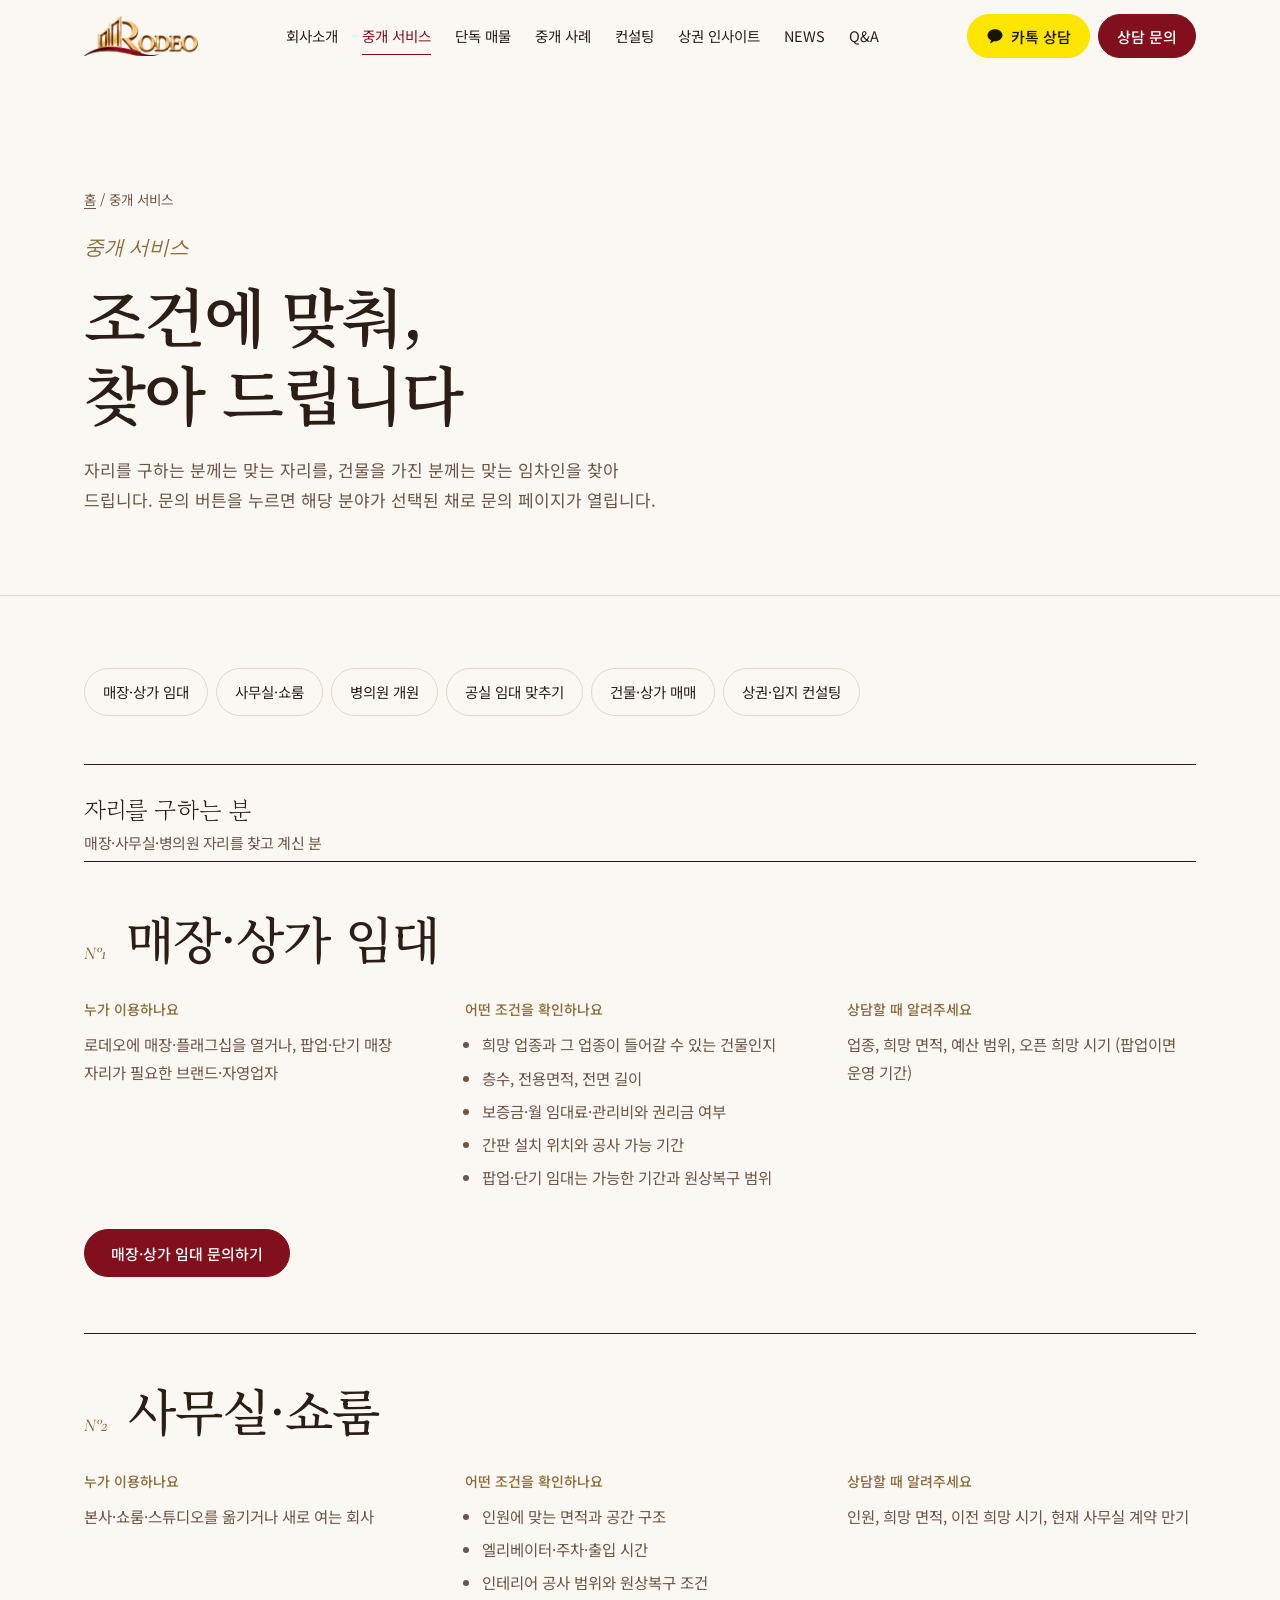
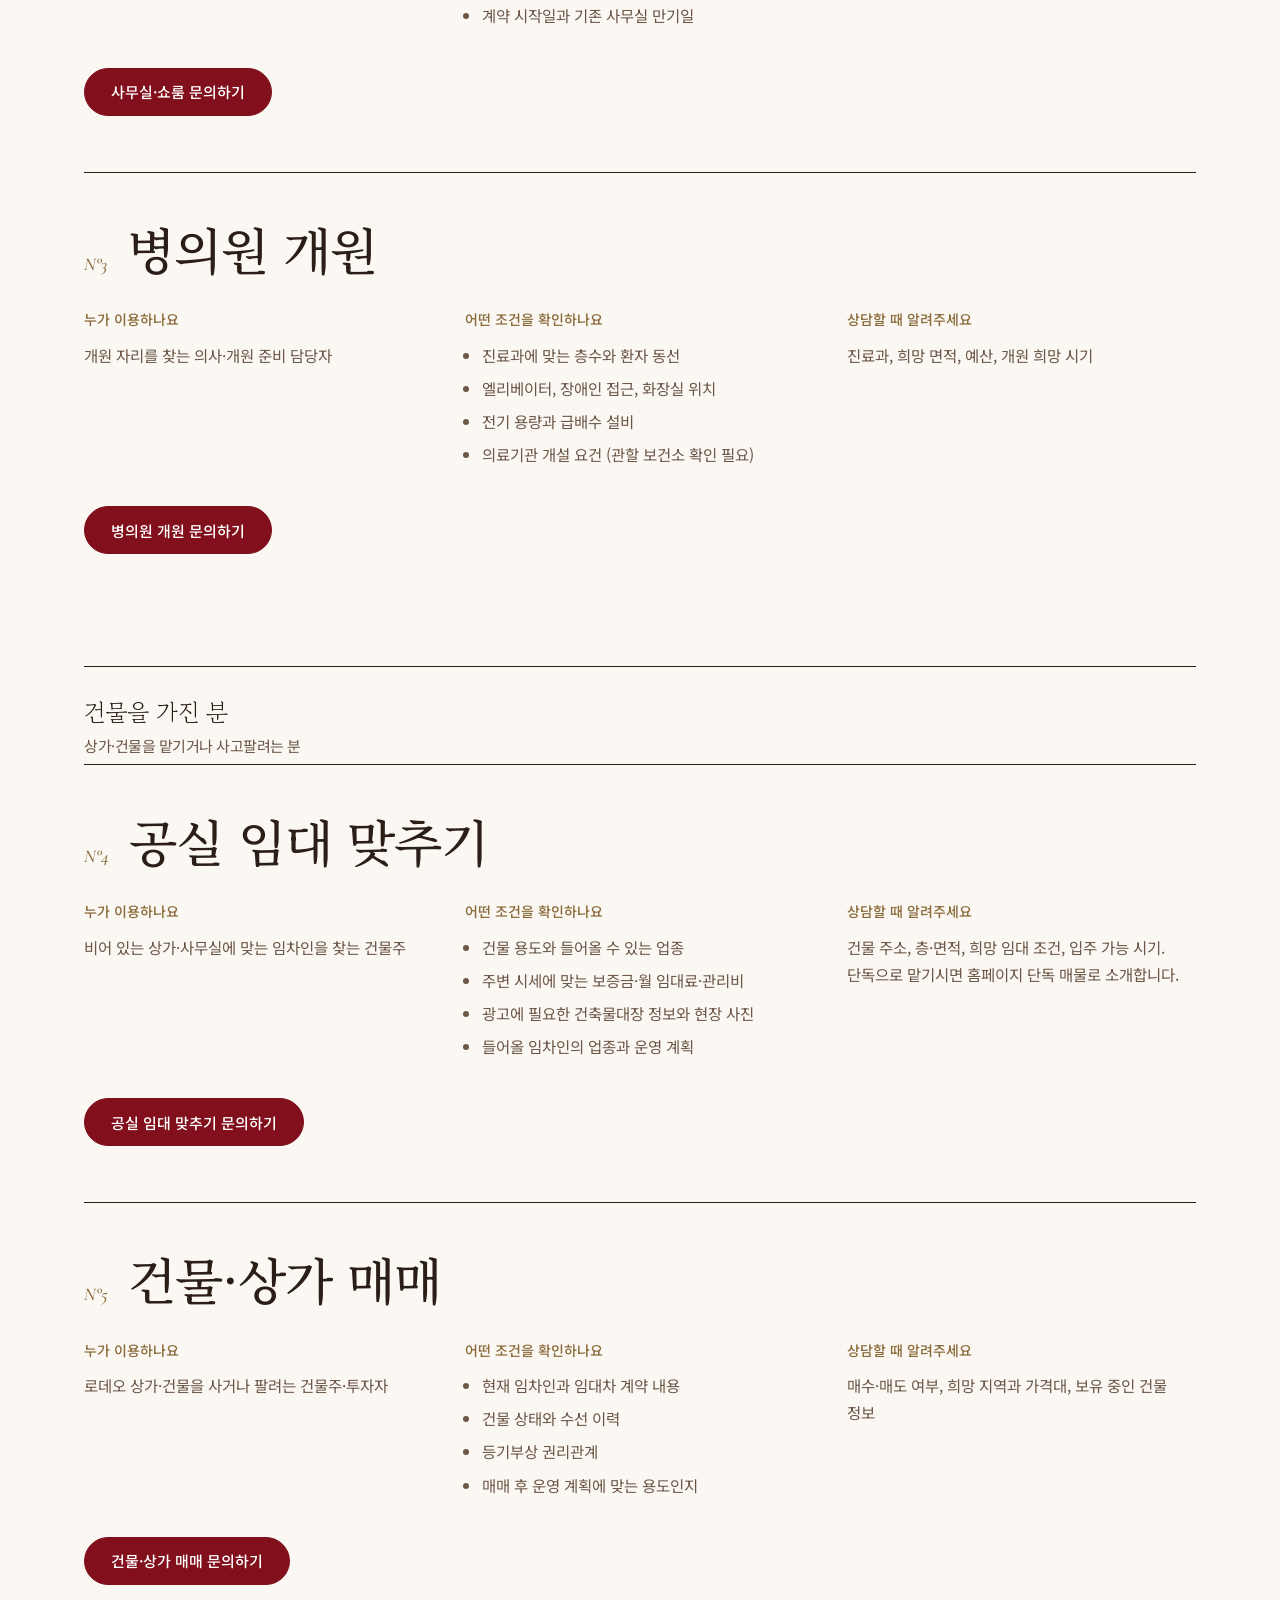
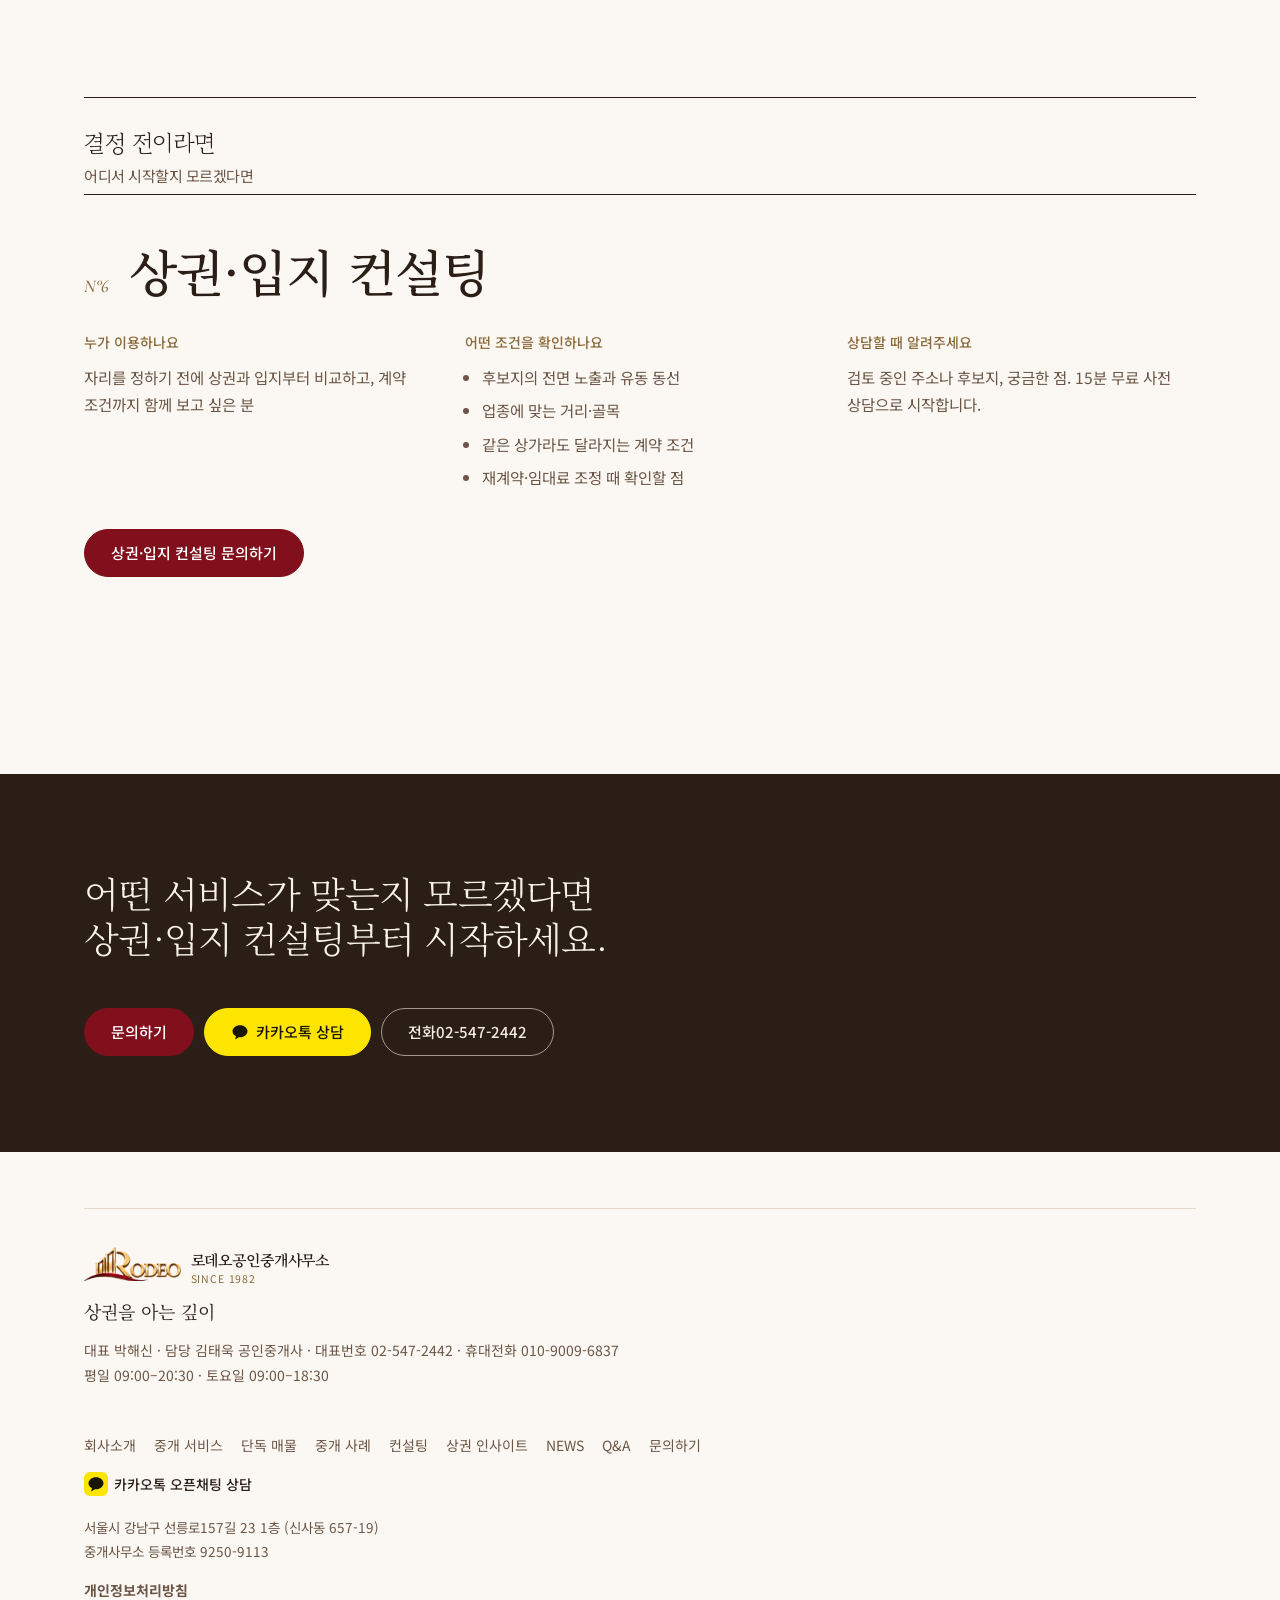
<file: services.html>
<!DOCTYPE html>
<html lang="ko">
<head>
<meta charset="utf-8">
<meta name="viewport" content="width=device-width, initial-scale=1">
<title>중개 서비스 · 로데오공인중개사무소</title>
<meta name="description" content="매장·상가 임대, 사무실·쇼룸, 병의원 개원, 공실 임대 맞추기, 건물·상가 매매, 상권·입지 컨설팅">
<link rel="icon" href="media/emblem-r.png">
<link rel="preconnect" href="https://fonts.googleapis.com">
<link rel="stylesheet" href="https://fonts.googleapis.com/css2?family=Cormorant+Garamond:ital,wght@0,500;1,400;1,500&family=Noto+Sans+KR:wght@400;500;700&family=Noto+Serif+KR:wght@300;400;500;600&family=Gowun+Batang:wght@400;700&display=swap">
<link rel="stylesheet" href="assets/site.css">
</head>
<body data-page="services">
<header class="site" id="top"><div class="wrap hd">
 <a class="logo" href="index.html" aria-label="로데오공인중개사무소 홈"><img src="media/logo-rodeo.png" alt="RODEO" width="114" height="40"><span class="lt"><span data-site="name">로데오공인중개사무소</span><small data-site="since">SINCE 1982</small></span></a>
 <nav class="main" aria-label="주 메뉴"><a href="about.html">회사소개</a><a href="services.html" aria-current=page>중개 서비스</a><a href="listings.html">단독 매물</a><a href="projects.html">중개 사례</a><a href="consulting.html">컨설팅</a><a href="insights.html">상권 인사이트</a><a href="news.html">NEWS</a><a href="qna.html">Q&amp;A</a></nav>
 <div class="hd-r"><a class="btn kakao" data-kakao href="https://open.kakao.com/o/se3nXtYi" target="_blank" rel="noopener"><svg class="ki" viewBox="0 0 24 24" aria-hidden="true"><path d="M12 3C6.5 3 2 6.6 2 11c0 2.8 1.8 5.3 4.6 6.7L5.7 21.2c-.1.3.3.6.6.4l4.1-2.7c.5.1 1 .1 1.6.1 5.5 0 10-3.6 10-8S17.5 3 12 3z" fill="currentColor"/></svg><span>카톡 상담</span></a><a class="btn cta" href="contact.html">상담 문의</a><button class="menu-btn" id="menuBtn" aria-expanded="false" aria-controls="drawer">메뉴</button></div>
</div></header>
<div class="drawer" id="drawer"><a href="index.html">홈</a><a href="about.html">회사소개</a><a href="services.html" aria-current=page>중개 서비스</a><a href="listings.html">단독 매물</a><a href="projects.html">중개 사례</a><a href="consulting.html">컨설팅</a><a href="insights.html">상권 인사이트</a><a href="news.html">NEWS</a><a href="qna.html">Q&amp;A</a><a href="contact.html">문의하기</a><a class="btn kakao" data-kakao href="https://open.kakao.com/o/se3nXtYi" target="_blank" rel="noopener"><svg class="ki" viewBox="0 0 24 24" aria-hidden="true"><path d="M12 3C6.5 3 2 6.6 2 11c0 2.8 1.8 5.3 4.6 6.7L5.7 21.2c-.1.3.3.6.6.4l4.1-2.7c.5.1 1 .1 1.6.1 5.5 0 10-3.6 10-8S17.5 3 12 3z" fill="currentColor"/></svg><span>카카오톡으로 상담하기</span></a><a class="btn cta" href="contact.html">상담 문의</a></div>
<main>
<header class="phead" id="phead"><div class="wrap">
<p class="crumb"><a href="index.html">홈</a> / 중개 서비스</p>
<p class="eyebrow">중개 서비스</p>
<h1 class="ptitle" id="pTitle"></h1>
<p class="lead" id="pLead"></p>
</div></header>
<section class="sec"><div class="wrap"><nav class="jump" id="jump" aria-label="서비스 바로가기"></nav><div id="svcList"></div></div></section>
<section class="ctaband"><div class="wrap ctab"><h2>어떤 서비스가 맞는지 모르겠다면 상권·입지 컨설팅부터 시작하세요.</h2>
<div class="acts"><a class="btn cta" href="contact.html#consult">문의하기</a><a class="btn kakao" data-kakao href="https://open.kakao.com/o/se3nXtYi" target="_blank" rel="noopener"><svg class="ki" viewBox="0 0 24 24" aria-hidden="true"><path d="M12 3C6.5 3 2 6.6 2 11c0 2.8 1.8 5.3 4.6 6.7L5.7 21.2c-.1.3.3.6.6.4l4.1-2.7c.5.1 1 .1 1.6.1 5.5 0 10-3.6 10-8S17.5 3 12 3z" fill="currentColor"/></svg><span>카카오톡 상담</span></a><a class="btn light" data-tel href="tel:025472442">전화 <span data-site="phone">02-547-2442</span></a></div></div></section>
</main>
<footer><div class="wrap"><div class="ft">
 <div><a class="logo" href="index.html" aria-label="로데오공인중개사무소 홈"><img src="media/logo-rodeo.png" alt="RODEO" width="114" height="40"><span class="lt"><span data-site="name">로데오공인중개사무소</span><small data-site="since">SINCE 1982</small></span></a><p class="slogan" data-site="slogan">상권을 아는 깊이</p><p>대표 <span data-site="representative">박해신</span> · 담당 <span data-site="broker">김태욱</span> 공인중개사 · 대표번호 <a data-tel href="tel:025472442" data-site="phone">02-547-2442</a> · 휴대전화 <span data-site="mobile">010-9009-6837</span><br><span data-site="hours">평일 09:00–20:30 · 토요일 09:00–18:30</span></p></div>
 <div><nav aria-label="하단 메뉴"><a href="about.html">회사소개</a><a href="services.html">중개 서비스</a><a href="listings.html">단독 매물</a><a href="projects.html">중개 사례</a><a href="consulting.html">컨설팅</a><a href="insights.html">상권 인사이트</a><a href="news.html">NEWS</a><a href="qna.html">Q&amp;A</a><a href="contact.html">문의하기</a></nav><p><a class="klink" data-kakao href="https://open.kakao.com/o/se3nXtYi" target="_blank" rel="noopener"><svg class="ki" viewBox="0 0 24 24" aria-hidden="true"><path d="M12 3C6.5 3 2 6.6 2 11c0 2.8 1.8 5.3 4.6 6.7L5.7 21.2c-.1.3.3.6.6.4l4.1-2.7c.5.1 1 .1 1.6.1 5.5 0 10-3.6 10-8S17.5 3 12 3z" fill="currentColor"/></svg>카카오톡 오픈채팅 상담</a></p><p class="legal" id="legal"></p><p><a href="privacy.html"><b>개인정보처리방침</b></a></p></div>
</div></div></footer>
<div class="bar"><a class="btn" data-tel href="tel:025472442">전화</a><a class="btn kakao" data-kakao href="https://open.kakao.com/o/se3nXtYi" target="_blank" rel="noopener"><svg class="ki" viewBox="0 0 24 24" aria-hidden="true"><path d="M12 3C6.5 3 2 6.6 2 11c0 2.8 1.8 5.3 4.6 6.7L5.7 21.2c-.1.3.3.6.6.4l4.1-2.7c.5.1 1 .1 1.6.1 5.5 0 10-3.6 10-8S17.5 3 12 3z" fill="currentColor"/></svg><span>카톡 상담</span></a><a class="btn cta" href="contact.html">상담 신청</a></div>
<script src="assets/site.js"></script>
</body>
</html>
</file>
<file: assets/site.css>
/* VOICE: 조용하고 확신 있는, 한 사람이 직접 건네는 말투 (호스트 중심 + 럭셔리 레지던스의 차분함)
   IDEA: 압구정로데오 가로수 사이로 떨어지는 오후 햇빛이 종이 건축 모형 같은 거리 위에 그늘을 드리우는 장면
   PICTURE: 흰 종이로 접은 듯한 로데오 거리 상가 파사드 모형, 그 위를 천천히 흐르는 나뭇잎 그늘, 버건디 차양 하나
   COLOUR and TYPE: 페이퍼 화이트 바탕, 에스프레소 글자, 샴페인 골드 광택 약간, 버건디는 행동 버튼에만 / Noto Serif KR 300 대형 + Noto Sans KR + Cormorant 이탤릭 N°
   LAYOUT: 넓은 여백의 에디토리얼 세로 흐름, 큰 그림과 짧은 문장이 번갈아, 서비스는 N° 카탈로그 목록 */
:root{color-scheme:light dark;
--bg:light-dark(#FBF8F3,#1E1611);--bg2:light-dark(#F4EDE2,#2A1E17);--ink:light-dark(#2A1E17,#F4ECDF);
--soft:light-dark(#6B5647,#C7B6A2);--line:light-dark(#E3D8C8,#3E2F25);--gold:#B8935A;--gold-ink:light-dark(#8A6A3A,#D2B07A);
--cta:light-dark(#81101C,#B8303C);--paper:light-dark(#FFFFFF,#E9E1D4);--shade:light-dark(rgba(67,41,26,.16),rgba(0,0,0,.42));
--serif:'Noto Serif KR',serif;--sans:'Noto Sans KR',system-ui,sans-serif;--latin:'Cormorant Garamond',serif}
:root[data-theme=light]{color-scheme:light}:root[data-theme=dark]{color-scheme:dark}
*{box-sizing:border-box;min-width:0}
html{scroll-behavior:smooth;scroll-padding-top:80px}
body{margin:0;background:var(--bg);color:var(--ink);font:400 16px/1.75 var(--sans);word-break:keep-all;overflow-x:clip}
a{color:inherit;text-decoration:none}
:focus-visible{outline:2px solid var(--cta);outline-offset:3px}
.wrap{max-width:1240px;margin:0 auto;padding:0 max(5vw,20px)}
.btn{white-space:nowrap;display:inline-flex;align-items:center;justify-content:center;min-height:48px;padding:0 26px;border-radius:999px;font:500 15px var(--sans);cursor:pointer;border:1px solid var(--ink);background:transparent;color:var(--ink);transition:background .2s,color .2s}
.btn:hover{background:var(--ink);color:var(--bg)}
.btn.cta{background:var(--cta);border-color:var(--cta);color:#fff}
.btn.cta:hover{filter:brightness(1.12);background:var(--cta);color:#fff}
.no{font:italic 500 18px var(--latin);color:var(--gold-ink)}
h2{font:300 clamp(30px,4.2vw,50px)/1.25 var(--serif);letter-spacing:-.02em;margin:0;text-wrap:balance}
.lead{font-size:17px;color:var(--soft);max-width:34em}
.ph-note{font-size:13px;color:var(--soft)}

/* header */
header.site{position:sticky;top:0;z-index:20;background:color-mix(in srgb,var(--bg) 88%,transparent);backdrop-filter:blur(10px);border-bottom:1px solid transparent;transition:border-color .3s}
header.site.scrolled{border-color:var(--line)}
.hd{display:flex;align-items:center;justify-content:space-between;height:72px}
.logo{display:flex;flex-direction:column;line-height:1}
.logo b{font:600 26px var(--latin);letter-spacing:.14em;color:var(--gold-ink)}
.logo span{font-size:10.5px;letter-spacing:.08em;color:var(--soft);margin-top:4px}
nav.main{display:flex;gap:34px;font-size:15px}
nav.main a{position:relative;padding:6px 0}
nav.main a::after{content:"";position:absolute;left:0;right:100%;bottom:0;height:1px;background:var(--ink);transition:right .25s}
nav.main a:hover::after{right:0}
.hd-r{display:flex;align-items:center;gap:14px}
.menu-btn{display:none;min-height:44px;padding:0 16px;border-radius:999px;border:1px solid var(--line);background:none;color:var(--ink);font:500 14px var(--sans);cursor:pointer}
.drawer{position:fixed;inset:72px 0 0;background:var(--bg);z-index:19;padding:32px max(5vw,20px);display:none;flex-direction:column;gap:6px}
.drawer.open{display:flex}
.drawer a{font:300 28px/1.9 var(--serif);border-bottom:1px solid var(--line)}
.drawer .btn{margin-top:24px;font-size:16px}

/* hero */
.hero{position:relative;overflow:hidden;padding:clamp(48px,8vw,110px) 0 0}
.hero .place{font:italic 400 clamp(18px,2vw,24px) var(--latin);color:var(--gold-ink);margin:0 0 28px}
.hero h1{font:300 clamp(32px,5.4vw,78px)/1.2 var(--serif);letter-spacing:-.035em;margin:0}
.hero h1 .l{display:block;overflow:hidden}
.hero h1 .l>span{display:block;animation:rise 1.1s cubic-bezier(.2,.7,.1,1) both}
.hero h1 .l:nth-child(2)>span{animation-delay:.18s}
.hero h1 .l:nth-child(3)>span{animation-delay:.36s;font-weight:400}
@keyframes rise{from{transform:translateY(105%);opacity:0}to{transform:none;opacity:1}}
.hero-row{display:flex;flex-wrap:wrap;justify-content:space-between;align-items:flex-end;gap:28px;margin-top:40px}
.hero-row .lead{margin:0;animation:fade 1s .7s both}
.hero-row .acts{display:flex;gap:10px;flex-wrap:wrap;animation:fade 1s .85s both}
@keyframes fade{from{opacity:0}to{opacity:1}}
.street{position:relative;margin-top:clamp(8px,2vw,24px);aspect-ratio:1440/440;min-height:240px}
.street svg{position:absolute;inset:0;width:100%;height:100%;display:block}
.leaves{position:absolute;inset:-6%;pointer-events:none;mix-blend-mode:multiply;filter:blur(22px);opacity:.6;animation:drift 22s ease-in-out infinite alternate}
:root[data-theme=dark] .leaves{mix-blend-mode:normal}
.leaves i{position:absolute;border-radius:50%;background:var(--shade)}
@keyframes drift{0%{transform:translate3d(0,0,0) rotate(0)}50%{transform:translate3d(-3%,1.5%,0) rotate(1.2deg)}100%{transform:translate3d(2%,-1%,0) rotate(-1deg)}}
.street .cap{position:absolute;right:max(5vw,20px);bottom:14px;font-size:12.5px;color:var(--soft);background:color-mix(in srgb,var(--bg) 80%,transparent);padding:2px 10px;border-radius:999px}

/* marquee */
.marq{border-block:1px solid var(--line);overflow:hidden;padding:22px 0;background:var(--bg2)}
.marq .tr{display:flex;width:max-content;animation:mq 46s linear infinite}
.marq p{margin:0;padding-right:56px;font:300 clamp(22px,3vw,34px) var(--serif);white-space:nowrap}
.marq p em{font:italic 400 1.05em var(--latin);color:var(--gold-ink);padding:0 22px}
@keyframes mq{to{transform:translateX(-50%)}}

/* host */
.sec{padding:clamp(72px,11vw,150px) 0}
.host{display:grid;grid-template-columns:minmax(0,5fr) minmax(0,6fr);gap:clamp(32px,6vw,96px);align-items:center}
.host h2 small{display:block;font:italic 400 22px var(--latin);color:var(--gold-ink);margin-bottom:14px;letter-spacing:0}
.host p{color:var(--soft);font-size:17px}
.facts{display:grid;grid-template-columns:repeat(2,minmax(0,1fr));gap:22px;margin:36px 0 36px;padding-top:28px;border-top:1px solid var(--line)}
.facts b{display:block;font:300 clamp(30px,3.4vw,42px)/1.1 var(--serif);color:var(--ink)}
.facts span{font-size:14px;color:var(--soft)}
.mosaic{display:grid;grid-template-columns:repeat(6,minmax(0,1fr));grid-auto-rows:minmax(70px,auto);gap:12px}
.ph{position:relative;background:linear-gradient(135deg,var(--bg2),color-mix(in srgb,var(--bg2) 70%,var(--gold) 30%));border-radius:4px;overflow:hidden;display:flex;align-items:flex-end;padding:12px}
.ph::before{content:"";position:absolute;inset:0;background:radial-gradient(60% 50% at 30% 30%,rgba(255,255,255,.35),transparent 70%)}
.ph span{position:relative;font-size:12.5px;color:var(--soft)}
.m1{grid-column:1/5;grid-row:span 4}.m2{grid-column:5/7;grid-row:span 2}.m3{grid-column:5/7;grid-row:span 2}

/* services */
.svc-head{display:flex;flex-wrap:wrap;justify-content:space-between;align-items:flex-end;gap:20px;margin-bottom:48px}
.svc{list-style:none;margin:0;padding:0;border-top:1px solid var(--ink)}
.svc li{border-bottom:1px solid var(--line)}
.svc a{display:grid;grid-template-columns:80px minmax(0,1.1fr) minmax(0,1fr) 40px;gap:24px;align-items:baseline;padding:30px 0;transition:padding .35s,background .35s}
.svc a:hover{padding-left:16px;background:var(--bg2)}
.svc h3{margin:0;font:400 clamp(22px,2.4vw,30px)/1.35 var(--serif)}
.svc p{margin:0;color:var(--soft);font-size:15.5px}
.svc .ar{justify-self:end;font:400 22px var(--latin);color:var(--gold-ink);transition:transform .3s}
.svc a:hover .ar{transform:translateX(6px)}
.svc li.core h3{font-weight:600}
.svc li.core .tag{display:inline-block;margin-left:10px;font:500 12px var(--sans);color:var(--cta);border:1px solid currentColor;border-radius:999px;padding:1px 10px;vertical-align:middle}

/* belief */
.belief{background:#2A1E17;color:#F4ECDF;position:relative;overflow:hidden}
.belief .leaves{mix-blend-mode:normal;opacity:.5;inset:-20% -6% -6%}.belief .leaves i{background:rgba(184,147,90,.18)}
.belief .q{position:relative;font:300 clamp(28px,4.4vw,56px)/1.4 var(--serif);letter-spacing:-.02em;margin:0 0 56px;max-width:18em;text-wrap:balance}
.belief .q::before{content:"“";display:block;font:400 90px/0.6 var(--latin);color:var(--gold);margin-bottom:24px}
.pillars{position:relative;display:grid;grid-template-columns:repeat(3,minmax(0,1fr));gap:40px;border-top:1px solid rgba(184,147,90,.35);padding-top:36px}
.pillars h3{margin:6px 0 8px;font:400 22px var(--serif);color:#F8F2E8}
.pillars p{margin:0;color:#C9B9A4;font-size:15px}
.pillars .no{color:var(--gold)}
.sign{position:relative;margin-top:48px;color:#C9B9A4;font-size:14px}
.sign b{font:400 20px var(--serif);color:var(--gold);margin-right:10px}

/* projects */
.prj-empty{display:grid;grid-template-columns:repeat(3,minmax(0,1fr));gap:20px;margin-top:44px}
.prj-empty .card{border:1px dashed var(--line);border-radius:4px;padding:16px}
.prj-empty .ph{aspect-ratio:4/3;margin-bottom:16px}
.prj-empty h3{margin:4px 0;font:400 19px var(--serif);color:var(--soft)}
.prj-empty p{margin:0;font-size:14px;color:var(--soft)}

/* consult */
.consult{background:var(--bg2)}
.cs{display:grid;grid-template-columns:minmax(0,5fr) minmax(0,6fr);gap:clamp(32px,6vw,96px)}
.steps{list-style:none;padding:0;margin:40px 0}
.steps li{display:flex;gap:18px;padding:16px 0;border-top:1px solid var(--line)}
.steps h4{margin:0;font:500 16px var(--sans)}
.steps p{margin:2px 0 0;font-size:14.5px;color:var(--soft)}
.tel b{display:block;font:300 34px/1.3 var(--serif)}
.tel span{font-size:14.5px;color:var(--soft)}
form{background:var(--bg);border-radius:6px;padding:clamp(24px,4vw,48px)}
form h3{margin:0 0 6px;font:400 26px var(--serif)}
.hint{margin:0 0 28px;font-size:14px;color:var(--soft)}
.grid2{display:grid;grid-template-columns:repeat(2,minmax(0,1fr));gap:16px}
.f{margin-bottom:16px}
.f label,.f .lab{display:block;font-size:14px;font-weight:500;margin-bottom:8px}
.f i{font-style:normal;color:var(--cta)}
input[type=text],input[type=tel],textarea{width:100%;font:16px var(--sans);color:var(--ink);background:transparent;border:0;border-bottom:1px solid var(--soft);padding:10px 2px;border-radius:0}
input:focus,textarea:focus{outline:none;border-bottom-color:var(--cta);box-shadow:0 1px 0 var(--cta)}
textarea{min-height:96px;resize:vertical}
.err{display:none;font-size:13px;color:var(--cta);margin-top:6px}
.f.bad .err{display:block}
.chips{display:flex;flex-wrap:wrap;gap:8px}
.chip{min-height:44px;padding:0 18px;border-radius:999px;border:1px solid var(--line);background:none;color:var(--ink);font:15px var(--sans);cursor:pointer}
.chip[aria-pressed=true]{background:var(--ink);color:var(--bg);border-color:var(--ink)}
.agree{display:flex;gap:10px;align-items:flex-start;font-size:14px;color:var(--soft);margin:22px 0}
.agree input{width:20px;height:20px;margin-top:3px;accent-color:#81101C;flex:none}
form .btn.cta{width:100%;min-height:56px;font-size:16px}
.done{display:none;padding:28px 0}
.done h3{font:400 26px var(--serif);margin:0 0 10px}
.done p{color:var(--soft);margin:0}
.demo{margin-top:14px;font-size:13px;color:var(--soft)}

footer{padding:56px 0 40px;font-size:14px;color:var(--soft)}
.ft{display:flex;flex-wrap:wrap;justify-content:space-between;gap:24px;border-top:1px solid var(--line);padding-top:36px}
.ft .pend{color:var(--cta)}
.bar{display:none}

@media(max-width:960px){
 nav.main,.hd-r .btn{display:none}.menu-btn{display:inline-flex;align-items:center}
 .host,.cs{grid-template-columns:minmax(0,1fr)}
 .svc a{grid-template-columns:56px minmax(0,1fr) 28px}.svc p{grid-column:2/3}
 .pillars,.prj-empty{grid-template-columns:minmax(0,1fr)}
}
@media(max-width:600px){
 .hero-row .acts{width:100%;flex-direction:column}
 .street{aspect-ratio:auto;height:280px}
 .grid2{grid-template-columns:minmax(0,1fr)}
 .facts b{font-size:30px}
 .bar{display:grid;grid-template-columns:1fr 1.4fr;gap:8px;position:fixed;left:0;right:0;bottom:0;z-index:18;padding:10px 14px calc(10px + env(safe-area-inset-bottom));background:var(--bg);border-top:1px solid var(--line)}
 footer{padding-bottom:110px}
 .street .cap{display:none}
}
@media(prefers-reduced-motion:reduce){*,*::before,*::after{animation:none!important;transition:none!important}html{scroll-behavior:auto}}

.logo small{font-size:10px;letter-spacing:.06em;color:var(--gold-ink);margin-top:3px}
nav.main a[aria-current=page]{color:var(--cta)}
nav.main a[aria-current=page]::after{right:0;background:var(--cta)}
.page[hidden]{display:none!important}
[tabindex="-1"]:focus{outline:none}
.phead+.sec{padding-top:clamp(40px,6vw,72px)}
.page{animation:fade .5s both}
.phead{padding:clamp(56px,9vw,120px) 0 clamp(32px,5vw,64px);border-bottom:1px solid var(--line)}
.crumb{font-size:13.5px;color:var(--soft);margin:0 0 22px}.crumb a{text-decoration:underline;text-underline-offset:3px}
.eyebrow{font:italic 400 20px var(--latin);color:var(--gold-ink);margin:0 0 14px}
.ptitle{font:600 clamp(32px,5vw,64px)/1.22 var(--serif);letter-spacing:-.03em;margin:0 0 24px;text-wrap:balance}
.sec h2,.center-h{font-weight:500}
.tint{background:var(--bg2)}
.split{display:grid;grid-template-columns:minmax(0,1fr) minmax(0,1fr);gap:clamp(32px,6vw,88px);align-items:center}
.split.rev>div:first-child{order:2}
.ph.tall{aspect-ratio:4/5}
.prose h2{margin-bottom:22px}.prose h3{font:500 20px var(--serif);margin:28px 0 10px}
.prose p{color:var(--soft);font-size:16.5px;max-width:36em}
.acts{display:flex;flex-wrap:wrap;gap:10px;margin-top:24px}
.center-h{margin-bottom:48px}
.three{display:grid;grid-template-columns:repeat(3,minmax(0,1fr));gap:40px}
.three h3{font:500 22px var(--serif);margin:8px 0 12px}.three p{color:var(--soft);margin:0;font-size:15.5px}
.ctaband{background:#2A1E17;color:#F4ECDF;padding:clamp(56px,8vw,96px) 0}
.ctab{display:flex;flex-wrap:wrap;justify-content:space-between;align-items:center;gap:24px}
.ctab h2{font-size:clamp(24px,3vw,36px);max-width:20em;color:#F8F2E8}
.btn.light{border-color:rgba(244,236,223,.6);color:#F4ECDF}.btn.light:hover{background:#F4ECDF;color:#2A1E17}
.jump{display:flex;flex-wrap:wrap;gap:8px;margin-bottom:48px}
.jump a{padding:10px 18px;border:1px solid var(--line);border-radius:999px;font-size:14.5px;min-height:44px;display:inline-flex;align-items:center}
.jump a:hover{border-color:var(--ink)}
.svcd{border-top:1px solid var(--ink);padding:44px 0 56px;scroll-margin-top:90px}
.svcd-h{display:flex;gap:20px;align-items:baseline;margin-bottom:28px}
.svcd dl{display:grid;grid-template-columns:repeat(3,minmax(0,1fr));gap:32px;margin:0 0 32px}
.svcd dt{font-weight:500;font-size:14px;color:var(--gold-ink);margin-bottom:10px}
.svcd dd{margin:0;color:var(--soft);font-size:15.5px}
.svcd ul,.checks{margin:0;padding-left:1.1em}.svcd li,.checks li{margin-bottom:6px;color:var(--soft)}
.flow{list-style:none;padding:0;margin:40px 0 0;display:grid;grid-template-columns:repeat(4,minmax(0,1fr));gap:0;counter-reset:f}
.flow li{padding:28px 24px 28px 0;border-top:2px solid var(--ink);position:relative}
.flow li+li{padding-left:24px;border-left:1px solid var(--line)}
.flow h3{font:500 20px/1.4 var(--serif);margin:10px 0 10px}.flow p{margin:0;color:var(--soft);font-size:15px}
.scroll{overflow-x:auto;margin-top:28px}
.cmp{width:100%;border-collapse:collapse;min-width:640px;font-size:15px}
.cmp th,.cmp td{text-align:left;padding:16px 14px;border-bottom:1px solid var(--line);vertical-align:top}
.cmp th{font-weight:500;font-size:14px;color:var(--gold-ink);border-bottom:1px solid var(--ink)}
.cmp td:first-child{font-weight:500;white-space:nowrap}
.cmp td.blank{color:var(--soft);font-style:italic;background:color-mix(in srgb,var(--bg) 60%,transparent)}
.note{font-size:13.5px;color:var(--soft);border-left:2px solid var(--gold);padding-left:12px;margin:18px 0}
.filters{display:flex;flex-wrap:wrap;gap:8px;margin-bottom:32px}
.filters button{min-height:44px;padding:0 18px;border-radius:999px;border:1px solid var(--line);background:none;color:var(--ink);font:15px var(--sans);cursor:pointer}
.filters button[aria-selected=true]{background:var(--ink);color:var(--bg);border-color:var(--ink)}
.cases{display:grid;grid-template-columns:repeat(3,minmax(0,1fr));gap:24px}
.ccard{display:block;border:1px solid var(--line);border-radius:4px;overflow:hidden;background:var(--bg)}
.ccard .bd{padding:18px 20px 22px}.ccard h3{font:500 19px/1.45 var(--serif);margin:6px 0 8px}.ccard p{margin:0;font-size:14.5px;color:var(--soft)}
.ccard:hover h3{text-decoration:underline;text-underline-offset:4px}
.empty{color:var(--soft);padding:24px 0}
.case{align-items:start;margin-top:36px}
.poster{position:relative;display:block;width:100%;padding:0;border:0;background:none;cursor:zoom-in;border-radius:4px;overflow:hidden}
.poster .zoom{position:absolute;right:12px;top:12px;background:var(--ink);color:var(--bg);font-size:13px;padding:6px 12px;border-radius:999px}
.thumbs{display:grid;grid-template-columns:1fr 1fr;gap:12px;margin-top:12px}
.spec{display:grid;grid-template-columns:repeat(2,minmax(0,1fr));gap:0;margin:0;border-top:1px solid var(--line)}
.spec div{padding:12px 0;border-bottom:1px solid var(--line)}
.spec dt{font-size:13px;color:var(--gold-ink)}.spec dd{margin:2px 0 0;font-size:16px}
.spec .pending{color:var(--cta);font-size:14px}
.lightbox{position:fixed;inset:0;z-index:50;background:rgba(20,14,10,.82);display:flex;align-items:center;justify-content:center;padding:20px}
.lightbox[hidden]{display:none}
.lb-in{width:min(520px,100%);position:relative}
.lb-in .ph{background:#F4EDE2}
.lb-x{position:absolute;top:-56px;right:0;color:#fff;border-color:#fff}
.acards{display:grid;grid-template-columns:repeat(3,minmax(0,1fr));gap:24px}
.acard{border-top:2px solid var(--ink);padding:24px 0}
.acard h3{font:500 22px/1.45 var(--serif);margin:10px 0 12px}.acard p{color:var(--soft);font-size:15px;margin:0 0 18px}
.more{font-weight:500;border-bottom:1px solid currentColor;padding-bottom:2px}
.article{max-width:760px}
.atitle{font:600 clamp(28px,4vw,44px)/1.3 var(--serif)!important;margin:0 0 16px}
.abody h3{margin-top:36px}
.privacy{margin-top:40px;padding-top:24px;border-top:1px solid var(--line)}
.privacy h3{font:500 18px var(--serif);margin:0 0 8px}.privacy p{color:var(--soft);font-size:14.5px}
select{width:100%;font:16px var(--sans);color:var(--ink);background:transparent;border:0;border-bottom:1px solid var(--soft);padding:10px 2px;min-height:44px}
.draft{margin-top:28px;padding-top:24px;border-top:1px solid var(--line)}
.status{font-weight:500;padding:10px 14px;border-radius:4px;background:var(--bg2);margin:0 0 14px}
.status.sent{color:var(--cta)}
#draftText{min-height:180px;border:1px solid var(--line);padding:12px;border-radius:4px;font-size:15px}
.teaser{display:grid;grid-template-columns:minmax(0,1.2fr) minmax(0,1fr);gap:40px;align-items:center}
.teaser h3{font:500 clamp(22px,2.6vw,30px)/1.4 var(--serif);margin:8px 0 10px}.teaser p{color:var(--soft)}
.teaser:hover h3{text-decoration:underline;text-underline-offset:5px}
.mcta{background:var(--bg);border-radius:6px;padding:clamp(24px,4vw,48px);align-self:start}
.mcta h3{font:500 26px var(--serif);margin:0 0 10px}.mcta p{color:var(--soft)}
footer .slogan{font:400 18px var(--serif);color:var(--ink);margin:14px 0 4px}
footer nav{display:flex;flex-wrap:wrap;gap:6px 18px;margin-top:8px}
@media(max-width:960px){.split,.teaser{grid-template-columns:minmax(0,1fr)}.split.rev>div:first-child{order:0}
 .three,.svcd dl,.cases,.acards{grid-template-columns:minmax(0,1fr)}
 .flow{grid-template-columns:repeat(2,minmax(0,1fr))}.flow li:nth-child(3){padding-left:0;border-left:0}}
@media(max-width:600px){.flow{grid-template-columns:minmax(0,1fr)}.flow li,.flow li+li{padding-left:0;border-left:0}.spec{grid-template-columns:minmax(0,1fr)}.ctab .acts{width:100%}}

.logo{flex-direction:row;align-items:center;gap:10px}
.logo img{height:40px;width:auto}
.logo .lt{display:flex;flex-direction:column;line-height:1.1}
.logo .lt span{font:600 15px var(--serif);color:var(--ink);letter-spacing:-.01em;margin:0}
.logo .lt small{font-size:10.5px;color:var(--gold-ink);letter-spacing:.08em;margin-top:3px}
.img{display:block;width:100%;height:100%;object-fit:cover;object-position:center 22%;border-radius:4px;background:var(--bg2)}
.img.tall{aspect-ratio:4/5;height:auto}.img.r43{aspect-ratio:4/3;height:auto}.img.r34{aspect-ratio:3/4;height:auto}.img.r169{aspect-ratio:16/9;height:auto}
.mosaic{grid-auto-rows:auto}.mosaic .m1{grid-column:1/5;aspect-ratio:4/5;height:auto}.mosaic .m2{grid-column:5/7;align-self:end;aspect-ratio:3/4;height:auto}
.loadfail{background:#81101C;color:#fff;padding:12px 20px;margin:0;text-align:center}
.sources{margin-top:32px;padding-top:16px;border-top:1px solid var(--line)}.sources h3{font:500 16px var(--sans)}.sources li{color:var(--soft);font-size:14.5px}
.svcimg{margin-bottom:24px;max-width:520px}
.poster:disabled{cursor:default}
.lb-in img{width:100%;max-height:82vh;object-fit:contain;display:block;border-radius:4px;background:#F4EDE2}
footer .logo img{height:34px}
[hidden]{display:none!important}
.btn.kakao{background:#FEE500;border-color:#FEE500;color:#191600;gap:7px}.btn.kakao:hover{background:#F5DC00;border-color:#F5DC00;color:#191600}
.ki{width:18px;height:18px;flex:none}
nav.main{gap:24px}nav.main a{white-space:nowrap;font-size:14.5px}.hd-r{gap:8px}.hd-r .btn{padding:0 18px;min-height:44px}
@media(max-width:1560px){header.site .logo .lt{display:none}}
@media(max-width:1120px){nav.main,.hd-r .btn{display:none}.menu-btn{display:inline-flex;align-items:center}
 .hd-r .btn.kakao{display:inline-flex}
 .bar{display:grid;grid-template-columns:.8fr 1.1fr 1.1fr;gap:8px;position:fixed;left:0;right:0;bottom:0;z-index:18;padding:10px 14px calc(10px + env(safe-area-inset-bottom));background:var(--bg);border-top:1px solid var(--line)}
 footer{padding-bottom:110px}}
@media(max-width:420px){.hd-r .btn.kakao span{display:none}.hd-r .btn.kakao{padding:0 12px}.hd-r .btn.kakao::after{content:"카톡";font-weight:500}}
.klink{display:inline-flex;align-items:center;gap:6px;font-weight:500;color:var(--ink)}.klink .ki{color:#191600;background:#FEE500;border-radius:6px;padding:3px;width:24px;height:24px}
.kcard{display:flex;align-items:center;gap:14px;background:#FEE500;color:#191600;border-radius:12px;padding:18px 20px;margin-bottom:28px;min-height:72px}
.kcard .ki{width:34px;height:34px}.kcard span{display:flex;flex-direction:column;flex:1}.kcard b{font:600 18px var(--sans)}.kcard small{font-size:13.5px;opacity:.8}
.kcard em{font-style:normal;font-weight:600;font-size:14px;background:#191600;color:#FEE500;border-radius:999px;padding:6px 14px}
.kcard:hover{background:#F5DC00}
.drawer .btn.kakao{margin-top:24px}.drawer .btn.kakao+.btn{margin-top:10px}
@media(max-width:600px){.bar{grid-template-columns:.8fr 1.1fr 1.1fr!important}.bar .btn{padding:0 10px;font-size:14px}}
[data-site=phone],[data-site=mobile]{white-space:nowrap}
.done:not([hidden]){display:block}
.hp{position:absolute;left:-9999px;width:1px;height:1px;overflow:hidden}
.fh{font:500 26px var(--serif)!important;margin:0 0 6px}
.consent details{margin:8px 0 4px;font-size:14.5px}.consent summary{cursor:pointer;color:var(--soft);text-decoration:underline;text-underline-offset:3px;min-height:32px}
.ctable{margin:12px 0 0;border-top:1px solid var(--line)}.ctable div{display:grid;grid-template-columns:7em minmax(0,1fr);gap:12px;padding:10px 0;border-bottom:1px solid var(--line)}
.ctable dt{color:var(--gold-ink);font-size:13.5px}.ctable dd{margin:0;font-size:14.5px}
.status{margin:16px 0 0}.status.ok{background:#E7F1E4;color:#24451C}.status.bad{background:#F6E1E1;color:#81101C}
.done h3{font:500 24px var(--serif);margin:0 0 8px}
.legal{font-size:13.5px}
.policy{max-width:820px}.policy h2{font:500 22px var(--serif)!important;margin:40px 0 12px}.policy table{width:100%;min-width:560px;border-collapse:collapse;font-size:14.5px;margin:8px 0}.policy th,.policy td{border-bottom:1px solid var(--line);padding:10px 8px;text-align:left;vertical-align:top}.policy th{color:var(--gold-ink);font-weight:500}.policy p,.policy li{color:var(--soft)}

.rec{background:#2A1E17;color:#F4ECDF;overflow:hidden}
.rec .eyebrow{color:#D2B07A}.rec h2{color:#F8F2E8}.rec .lead{color:#C9B9A4}
.rec-head{display:flex;flex-wrap:wrap;justify-content:space-between;align-items:flex-end;gap:24px;margin-bottom:28px}
.rec-filter{display:flex;gap:8px}.rec-filter button{min-height:44px;padding:0 18px;border-radius:999px;border:1px solid rgba(244,236,223,.35);background:none;color:#F4ECDF;font:15px var(--sans);cursor:pointer}
.rec-filter button[aria-pressed=true]{background:#F4ECDF;color:#2A1E17}
.demo-banner{background:#B8935A;color:#2A1E17;padding:10px 16px;border-radius:8px;font-size:14px;font-weight:500}
.years{display:flex;gap:clamp(16px,4vw,56px);align-items:flex-end;overflow-x:auto;scrollbar-width:none;padding:8px 0 4px;border-bottom:1px solid rgba(184,147,90,.35)}
.years::-webkit-scrollbar{display:none}
.yr{all:unset;cursor:pointer;font:300 clamp(40px,5.4vw,80px)/1 var(--serif);letter-spacing:-.04em;color:transparent;-webkit-text-stroke:1px rgba(210,176,122,.6);transition:font-size .45s cubic-bezier(.2,.7,.1,1),color .35s,-webkit-text-stroke-color .35s;padding-bottom:10px;position:relative;flex:none}
.yr:hover{-webkit-text-stroke-color:#D2B07A;font-size:clamp(46px,6.2vw,92px)}
.yr[aria-selected=true]{color:#D2B07A;-webkit-text-stroke-color:#D2B07A;font-size:clamp(64px,10vw,140px)}
.yr[aria-selected=true]::after{content:"";position:absolute;left:0;right:0;bottom:-5px;height:3px;background:#D2B07A}
.yr:focus-visible{outline:2px solid #FEE500;outline-offset:6px}
.yr small{display:block;font:500 13px var(--sans);letter-spacing:0;-webkit-text-stroke:0;color:#C9B9A4;margin-top:8px}
.ysum{color:#C9B9A4;font-size:14.5px;margin:18px 0 8px;min-height:1.5em}
.ledger{list-style:none;margin:0;padding:0}
.mrow{display:grid;grid-template-columns:110px minmax(0,1fr);gap:24px;padding:26px 0;border-top:1px solid rgba(184,147,90,.25);opacity:0;transform:translateY(16px);animation:cascade .55s cubic-bezier(.2,.7,.1,1) forwards}
.mrow .mo{font:300 44px/1 var(--serif);color:#F8F2E8}.mrow .mo small{font-size:15px;color:#C9B9A4;margin-left:2px}
.deals{display:grid;grid-template-columns:repeat(auto-fill,minmax(240px,1fr));gap:14px}
.deal{position:relative;background:rgba(244,236,223,.06);border:1px solid rgba(184,147,90,.25);border-radius:10px;padding:18px 18px 16px;transition:transform .25s,background .25s,border-color .25s}
.deal::before{content:"";position:absolute;left:0;top:0;height:2px;width:0;background:#D2B07A;transition:width .35s}
.deal:hover{transform:translateY(-3px);background:rgba(244,236,223,.1);border-color:rgba(210,176,122,.6)}.deal:hover::before{width:100%}
.tags{display:flex;flex-wrap:wrap;gap:6px;margin-bottom:10px}
.tag2{font-size:12.5px;font-weight:500;padding:3px 10px;border-radius:999px;background:rgba(244,236,223,.12);color:#F4ECDF}
.tag2.lease{background:#3E5A45;color:#E3F1E6}.tag2.sale{background:#81101C;color:#FBE7E9}.tag2.sublease{background:#4A4A6A;color:#ECECF8}
.deal h3{font:500 19px/1.4 var(--serif);margin:0 0 6px;color:#F8F2E8}
.deal .where{font-size:14px;color:#C9B9A4;margin:0}.deal .nt{font-size:13.5px;color:#C9B9A4;margin:8px 0 0}
.rec-empty{padding:40px 0 10px}.rec-empty b{display:block;font:300 clamp(64px,10vw,120px)/1 var(--serif);color:#D2B07A}.rec-empty p{color:#C9B9A4}
@keyframes cascade{to{opacity:1;transform:none}}
@media(max-width:600px){.mrow{grid-template-columns:minmax(0,1fr);gap:12px}.mrow .mo{font-size:34px}}
@media(prefers-reduced-motion:reduce){.mrow{opacity:1;transform:none;animation:none}.yr{transition:none}}


.chips2{display:flex;flex-wrap:wrap;gap:8px;margin-bottom:28px}
.chips2 button{min-height:44px;padding:0 18px;border-radius:999px;border:1px solid var(--line);background:none;color:var(--ink);font:15px var(--sans);cursor:pointer}
.chips2 button[aria-pressed=true]{background:var(--ink);color:var(--bg);border-color:var(--ink)}
.nlist{list-style:none;margin:0;padding:0;border-top:1px solid var(--ink)}
.nitem a{display:grid;grid-template-columns:120px minmax(0,1fr) 28px;gap:24px;padding:26px 0;border-bottom:1px solid var(--line);transition:background .25s,padding .25s}
.nitem a:hover{background:var(--bg2);padding-left:12px}
.nitem time{font:400 15px var(--sans);color:var(--soft)}.nitem .cat{display:inline-block;font-size:12.5px;font-weight:500;border-radius:999px;padding:3px 10px;margin-bottom:8px;background:var(--bg2);color:var(--ink)}
.cat.policy{background:#E7ECF7;color:#1E3A6E}.cat.incident{background:#F6E1E1;color:#81101C}.cat.market{background:#EEE7D9;color:#5A4320}.cat.presale{background:#E6F1E8;color:#24451C}.cat.rodeo{background:#2A1E17;color:#F4ECDF}
.nitem h3{font:500 21px/1.45 var(--serif);margin:0 0 6px}.nitem p{margin:0;color:var(--soft);font-size:15px}
.nitem .op{margin-top:10px;font-size:14px;color:var(--ink);border-left:2px solid var(--gold);padding-left:10px}
.nitem .ar{font:400 22px var(--latin);color:var(--gold-ink);align-self:center}
.nempty b{display:block;font:300 clamp(56px,9vw,110px)/1 var(--latin);font-style:italic;color:var(--gold-ink)}.nempty p{color:var(--soft)}
.opinion{margin:28px 0;background:#2A1E17;color:#F4ECDF;border-radius:12px;padding:24px 26px}
.opinion .who{font:italic 400 18px var(--latin);color:#D2B07A;margin:0 0 8px}.opinion p{margin:0;font:400 18px/1.7 var(--serif)}
.hero .place{display:flex;flex-wrap:wrap;align-items:center;gap:10px;font:500 15px/1.4 var(--sans);font-style:normal;color:var(--soft);margin:0 0 26px}
.hero .place b{font:600 13px/1 var(--sans);letter-spacing:.14em;color:#FCF9F4;background:#2A1E17;padding:7px 13px;border-radius:999px}
.hero h1{font:700 clamp(28px,3.6vw,54px)/1.38 "Gowun Batang",var(--serif)!important;letter-spacing:-.02em}
.hero h1 .l:nth-child(3)>span{font-weight:700}
.svh{font:700 clamp(26px,3vw,42px)/1.3 "Gowun Batang",var(--serif)!important;margin:0}
.svc-head .lead{margin:12px 0 0}
.sgrp{display:grid;grid-template-columns:220px minmax(0,1fr);gap:clamp(20px,4vw,56px);padding:30px 0;border-top:1px solid var(--ink)}
.sgrp:last-child{border-bottom:1px solid var(--ink)}
.sgrp .gh{margin:0;font:700 21px/1.4 "Gowun Batang",var(--serif)}
.sgrp .gh small{display:block;font:400 14.5px/1.6 var(--sans);color:var(--soft);margin-top:8px}
.sgrp .svc{border-top:0}.sgrp .svc li:last-child{border-bottom:0}.sgrp .svc a{padding:22px 0}
.svc h3 .new{display:inline-block;margin-left:10px;font:600 12px var(--sans);color:#fff;background:#81101C;border-radius:999px;padding:3px 10px;vertical-align:middle}
.svgh{margin:56px 0 8px;padding-top:28px;border-top:1px solid var(--ink);font:700 24px/1.4 "Gowun Batang",var(--serif)}
.svgh:first-child{margin-top:0}.svgh small{display:block;font:400 15px var(--sans);color:var(--soft);margin-top:6px}
.ownerln{margin:14px 0 0;font-size:15px}.ownerln a{color:var(--ink);border-bottom:1px solid var(--gold);padding-bottom:2px}.ownerln a:hover{color:#81101C;border-color:#81101C}
@media(max-width:760px){.sgrp{grid-template-columns:1fr;gap:4px}}
.hero>.marq{margin-top:clamp(48px,6vw,80px)}
.streetph{display:block;position:relative;margin-top:clamp(40px,6vw,72px);height:clamp(260px,42vw,560px);background:var(--bg) center 40%/cover no-repeat;color:#fff;text-decoration:none}
.streetph::after{content:"";position:absolute;inset:0;background:linear-gradient(180deg,rgba(0,0,0,0) 45%,rgba(20,14,10,.55))}
.sp-cap{position:absolute;z-index:1;left:0;right:0;bottom:0;max-width:var(--max,1200px);margin:0 auto;padding:0 clamp(20px,4vw,48px) 28px;display:flex;justify-content:space-between;align-items:flex-end;gap:12px}
.sp-cap b{font:500 clamp(22px,2.6vw,34px)/1.3 var(--serif)}.sp-cap span{font-size:15px;border-bottom:1px solid rgba(255,255,255,.7);padding-bottom:2px}
.streetph:hover .sp-cap span{border-color:#fff}.streetph:focus-visible{outline:3px solid #FEE500;outline-offset:-3px}
.rec{background:#2A1E17;color:#F4ECDF;overflow:hidden}
.rec-hero{position:relative;padding:clamp(200px,24vw,340px) 0 0;background:linear-gradient(180deg,rgba(42,30,23,0) 48%,rgba(42,30,23,.5) 72%,#2A1E17 100%),var(--bg) center 38%/cover no-repeat}
.rec-hero.sky{--bg:linear-gradient(180deg,#2F78C4 0%,#5D9FDB 30%,#A9D0EE 58%,#E4EEF2 78%,#E9DCC6 100%)}
.rec-hero .wrap{position:relative;z-index:1}
.rec-hero .rec-head h2,.rec-hero .eyebrow{text-shadow:0 2px 18px rgba(0,0,0,.35)}
.rec-hero .rec-head h2{color:#fff;font-size:clamp(40px,5.6vw,76px)}.rec-hero .eyebrow{color:#fff}
.rec-hero .lead{color:rgba(255,255,255,.92);text-shadow:0 1px 10px rgba(0,0,0,.45);max-width:560px}
.rec-hero .rec-filter button{border-color:rgba(255,255,255,.6);color:#fff;background:rgba(20,14,10,.18);backdrop-filter:blur(4px)}
.rec-hero .rec-filter button[aria-pressed=true]{background:#fff;color:#2A1E17}
.rec-hero .years{margin-top:clamp(40px,8vw,110px);border-bottom-color:rgba(210,176,122,.5)}
.rec-hero .credit{position:absolute;right:14px;top:12px;margin:0;font-size:11.5px;color:rgba(255,255,255,.75);z-index:1}
.clouds{position:absolute;inset:0;pointer-events:none;opacity:0;transition:opacity .6s}
.sky .clouds{opacity:1;background:radial-gradient(ellipse 18% 7% at 18% 22%,rgba(255,255,255,.95),transparent 70%),radial-gradient(ellipse 12% 5% at 27% 19%,rgba(255,255,255,.9),transparent 70%),radial-gradient(ellipse 22% 8% at 70% 15%,rgba(255,255,255,.9),transparent 70%),radial-gradient(ellipse 14% 5% at 80% 20%,rgba(255,255,255,.85),transparent 70%),radial-gradient(ellipse 26% 6% at 50% 36%,rgba(255,255,255,.55),transparent 70%);background-size:200% 100%;animation:drift 90s linear infinite}
@keyframes drift{from{background-position:0 0}to{background-position:-100% 0}}
.rec-body{padding-top:28px;padding-bottom:clamp(64px,8vw,110px)}
@media(prefers-reduced-motion:reduce){.sky .clouds{animation:none}}
.lcards{display:grid;grid-template-columns:repeat(auto-fill,minmax(300px,1fr));gap:28px}
.lcard{display:block;color:inherit;text-decoration:none;background:#fff;border-radius:14px;overflow:hidden;box-shadow:0 1px 0 rgba(42,30,23,.08),0 12px 30px -18px rgba(42,30,23,.35)}
.lcard .lph{position:relative;aspect-ratio:4/3;background:var(--bg2)}.lcard .lph img{width:100%;height:100%;object-fit:cover;display:block;transition:transform .6s cubic-bezier(.2,.7,.1,1)}
.lcard:hover .ph img{transform:scale(1.04)}.lcard:focus-visible{outline:3px solid var(--cta);outline-offset:3px}
.lbadges{position:absolute;left:14px;top:14px;display:flex;flex-wrap:wrap;align-items:flex-start;gap:6px;height:auto}
.lbg{font:700 12.5px/1.3 var(--sans);white-space:nowrap;display:inline-block;padding:5px 10px;border-radius:999px;background:#2A1E17;color:#F4ECDF}
.lbg.ex{background:#B8935A;color:#2A1E17}.lbg.st-negotiating{background:#FFF4C4;color:#5A4300}.lbg.st-closed{background:#ddd;color:#444}.lbg.draft{background:#81101C;color:#fff}
.lcard .bd{padding:20px 22px 24px}.lcard .hl{font:500 14px var(--sans);color:var(--gold-ink);margin:0 0 6px}
.lcard h3{font:500 21px/1.35 var(--serif);margin:0 0 12px}.lcard .price{font:700 17px var(--sans);margin:0 0 6px}.lcard .meta{color:var(--soft);font-size:14.5px;margin:0}
.lempty{padding:40px 0;color:var(--soft)}
.pv-banner{background:#FFF4C4;color:#4A3800;border-radius:10px;padding:14px 18px;margin:0 0 24px;font-size:15px}
.pv-banner b{display:block;margin-bottom:4px}
.ldet{border-top:1px solid var(--line);scroll-margin-top:80px}
.ldet-grid{display:grid;grid-template-columns:minmax(0,1.35fr) minmax(0,1fr);gap:clamp(28px,4vw,56px);align-items:start}
.gal .main{all:unset;box-sizing:border-box;display:block;width:100%;cursor:zoom-in;border-radius:12px;overflow:hidden;aspect-ratio:4/3;background:var(--bg2)}
.gal .main img{width:100%;height:100%;object-fit:cover;display:block}.gal .main:focus-visible{outline:3px solid var(--cta);outline-offset:3px}
.gal .tn{display:grid;grid-template-columns:repeat(5,1fr);gap:8px;margin-top:8px}
.gal .tn button{all:unset;box-sizing:border-box;cursor:pointer;aspect-ratio:4/3;border-radius:8px;overflow:hidden;opacity:.6;transition:opacity .2s;outline-offset:2px}
.gal .tn button[aria-current=true]{opacity:1;box-shadow:0 0 0 2px var(--ink)}.gal .tn button:hover{opacity:1}.gal .tn button:focus-visible{outline:2px solid var(--cta)}
.gal .tn img{width:100%;height:100%;object-fit:cover;display:block}
.gal .poster-link{display:inline-block;margin-top:12px;font-size:14.5px}
.ldet .hl{font:500 15px var(--sans);color:var(--gold-ink);margin:0 0 8px}.ldet h2{margin:0 0 12px}
.ptiles{display:grid;grid-template-columns:repeat(3,1fr);gap:10px;margin:22px 0 10px}
.ptile{background:#fff;border:1px solid var(--line);border-radius:12px;padding:14px 10px;text-align:center}
.ptile span{display:block;font-size:13.5px;color:var(--soft);margin-bottom:4px}.ptile b{font:700 clamp(18px,2vw,24px) var(--sans)}
.prow{display:grid;grid-template-columns:1fr 1fr;gap:10px}
.prow div{background:var(--bg2);border-radius:12px;padding:12px 16px;display:flex;justify-content:space-between;align-items:center;gap:8px;font-size:14px;color:var(--soft)}
.prow b{font:700 17px var(--sans);color:var(--ink)}.prow b.gold{color:var(--gold-ink)}
.chips{display:flex;flex-wrap:wrap;gap:8px;margin:18px 0 22px;padding:0;list-style:none}
.chips li{border:1px solid var(--line);border-radius:999px;padding:6px 12px;font-size:14px}
.ldet .acts{margin-top:6px}
.ltable{width:100%;border-collapse:collapse;margin-top:8px;font-size:15.5px}
.ltable th{width:34%;text-align:left;font-weight:500;color:var(--soft);padding:13px 16px;background:var(--bg2);border-bottom:1px solid var(--bg)}
.ltable td{padding:13px 16px;border-bottom:1px solid var(--line)}.ltable td.miss{color:#81101C}
.ldet-info{display:grid;grid-template-columns:minmax(0,1.35fr) minmax(0,1fr);gap:clamp(28px,4vw,56px);margin-top:clamp(36px,5vw,64px)}
.office{background:#2A1E17;color:#F4ECDF;border-radius:14px;padding:22px 24px;margin-top:24px;font-size:14.5px;line-height:1.75}
.office b{display:block;font:500 18px var(--serif);color:#fff;margin-bottom:6px}.office a{color:#F4ECDF}
.adm{display:grid;grid-template-columns:repeat(auto-fit,minmax(320px,1fr));gap:24px}
.admc{background:#fff;border-radius:14px;padding:28px;box-shadow:0 1px 0 rgba(42,30,23,.08)}
.admc .no{font:400 40px/1 var(--serif);color:var(--gold-ink);margin:0 0 6px}.admc h2{font-size:22px;margin:0 0 8px}
.admsteps{display:block;padding-left:20px;margin:18px 0 0;list-style:decimal}.admsteps li{display:list-item;margin:0 0 10px;padding:0;border:0}
.review{display:grid;grid-template-columns:1fr 1fr;gap:16px;margin:16px 0}
.review>div{background:#fff;border-radius:12px;padding:16px 18px}.review h4{margin:0 0 8px;font-size:15px}
.review .pro h4{color:#24451C}.review .con h4{color:#81101C}
@media(max-width:860px){.ldet-grid,.ldet-info{grid-template-columns:1fr}.review{grid-template-columns:1fr}}
@media(max-width:520px){.ptiles{grid-template-columns:1fr 1fr 1fr;gap:6px}.ptile{padding:12px 4px}.prow{grid-template-columns:1fr}.gal .tn{grid-template-columns:repeat(5,1fr);gap:5px}}
.sh{font:500 clamp(24px,2.6vw,32px)/1.3 var(--serif)!important;margin:0 0 22px}
.qform{background:var(--bg);border-radius:12px;padding:clamp(22px,4vw,44px);max-width:900px;margin:0 auto}
.qf-head{display:flex;flex-wrap:wrap;justify-content:space-between;align-items:baseline;gap:8px 20px;margin-bottom:18px}.qf-head .hint{margin:0}
.seg{display:inline-flex;border:1px solid var(--line);border-radius:999px;padding:4px;gap:4px}
.seg label{display:inline-flex;align-items:center;gap:6px;min-height:40px;padding:0 16px;border-radius:999px;cursor:pointer;font-size:15px}
.seg input{accent-color:#81101C}.seg label:has(input:checked){background:var(--ink);color:var(--bg)}
.qf-foot{display:flex;flex-wrap:wrap;align-items:center;gap:14px}.qf-foot .btn{min-width:200px}.qf-foot .status{margin:0}
.bhead{display:flex;justify-content:space-between;align-items:baseline;gap:12px}.bcount{color:var(--soft);font-size:14.5px;margin:0}
.board{border-top:2px solid var(--ink)}
.board .brow{display:grid;grid-template-columns:64px 110px minmax(0,1fr) 90px 110px 64px;gap:12px;align-items:center;padding:16px 8px;border-bottom:1px solid var(--line);font-size:15px}
.board .bth{font-size:13.5px;color:var(--soft);font-weight:500;padding:12px 8px}
.bth span:nth-child(3){text-align:left}
.brow .n,.brow .v,.brow .d,.brow .a{color:var(--soft);text-align:center;font-variant-numeric:tabular-nums}
.brow .fd{font-size:13px;color:var(--gold-ink);text-align:center}
.bitem>button{all:unset;box-sizing:border-box;width:100%;cursor:pointer}
.bitem>button:hover .t{text-decoration:underline;text-underline-offset:4px}
.bitem>button:focus-visible{outline:2px solid var(--cta);outline-offset:-2px}
.brow .t{display:flex;align-items:center;gap:8px;min-width:0}.brow .t span.tx{overflow:hidden;text-overflow:ellipsis;white-space:nowrap}
.badge{flex:none;font:700 11px var(--sans);letter-spacing:.02em;padding:2px 7px;border-radius:4px}
.badge.new{background:#81101C;color:#fff}.badge.ans{background:#E6F1E8;color:#24451C}.badge.wait{background:var(--bg2);color:var(--soft)}
.lock{flex:none;width:14px;height:14px;color:var(--soft)}
.bdetail{display:grid;grid-template-rows:0fr;transition:grid-template-rows .35s cubic-bezier(.2,.7,.1,1);background:var(--bg2)}
.bitem.open .bdetail{grid-template-rows:1fr}.bdetail>div{overflow:hidden}
.bbody{padding:22px clamp(16px,6vw,84px) 26px}.bbody .qtxt{white-space:pre-wrap;margin:0 0 18px;font-size:16px}
.bbody .ansbox{background:var(--bg);border-left:3px solid var(--gold);border-radius:6px;padding:16px 18px}
.bbody .ansbox .who{font:500 14px var(--sans);color:var(--gold-ink);margin:0 0 6px}.bbody .ansbox p{margin:0;white-space:pre-wrap}
.bbody .pend{color:var(--soft);font-size:14.5px;margin:0}
.bitem.fresh{animation:flash 1.6s ease}
@keyframes flash{0%{background:#FFF4C4}100%{background:transparent}}
.bmore{text-align:center;margin-top:24px}.bmore .btn{min-width:220px}
.bempty{color:var(--soft);padding:28px 8px}
.askinfo .askacts{align-self:center}
@media(max-width:760px){.board .bth{display:none}.board .brow{grid-template-columns:minmax(0,1fr) auto;grid-template-areas:"t t" "m v";gap:6px 12px;padding:16px 4px}
 .brow .n{display:none}.brow .fd{display:none}.brow .t{grid-area:t}.brow .a,.brow .d{display:none}.brow .meta{grid-area:m;display:block!important;font-size:13px;color:var(--soft);text-align:left}.brow .v{grid-area:v;font-size:13px}}
.brow .meta{display:none}
.qtabs{display:flex;flex-wrap:wrap;gap:8px;margin-bottom:24px}
.qtabs button{min-height:44px;padding:0 20px;border-radius:999px;border:1px solid var(--line);background:none;color:var(--ink);font:500 15px var(--sans);cursor:pointer}
.qtabs button[aria-selected=true]{background:#2A1E17;color:#F4ECDF;border-color:#2A1E17}
.faq{border-top:1px solid var(--ink)}
.qa{border-bottom:1px solid var(--line);opacity:0;transform:translateY(12px);animation:cascade .5s cubic-bezier(.2,.7,.1,1) forwards}
.qa button{all:unset;box-sizing:border-box;width:100%;display:grid;grid-template-columns:40px minmax(0,1fr) 28px;gap:12px;align-items:center;padding:22px 0;cursor:pointer;font:500 18px/1.5 var(--serif)}
.qa button:focus-visible{outline:2px solid var(--cta);outline-offset:2px}
.qa .qm{font:italic 500 22px var(--latin);color:var(--gold-ink)}
.qa .pm{justify-self:end;width:22px;height:22px;position:relative}.qa .pm::before,.qa .pm::after{content:"";position:absolute;left:3px;right:3px;top:10px;height:2px;background:var(--ink);transition:transform .3s}
.qa .pm::after{transform:rotate(90deg)}.qa.open .pm::after{transform:rotate(0)}
.qa .ans{display:grid;grid-template-rows:0fr;transition:grid-template-rows .4s cubic-bezier(.2,.7,.1,1)}.qa.open .ans{grid-template-rows:1fr}
.qa .ans>div{overflow:hidden}.qa .ans p{margin:0 0 22px 52px;color:var(--soft);font-size:16px;max-width:44em}
.qa .ans .by{font-size:13.5px;color:var(--gold-ink);margin-top:-14px}
@media(max-width:600px){.nitem a{grid-template-columns:minmax(0,1fr)}.nitem .ar{display:none}.qa .ans p{margin-left:0}}
@media(prefers-reduced-motion:reduce){.qa{opacity:1;transform:none;animation:none}.qa .ans{transition:none}}

.emblem{width:88px;height:auto;margin-bottom:12px;border-radius:8px}
</file>
